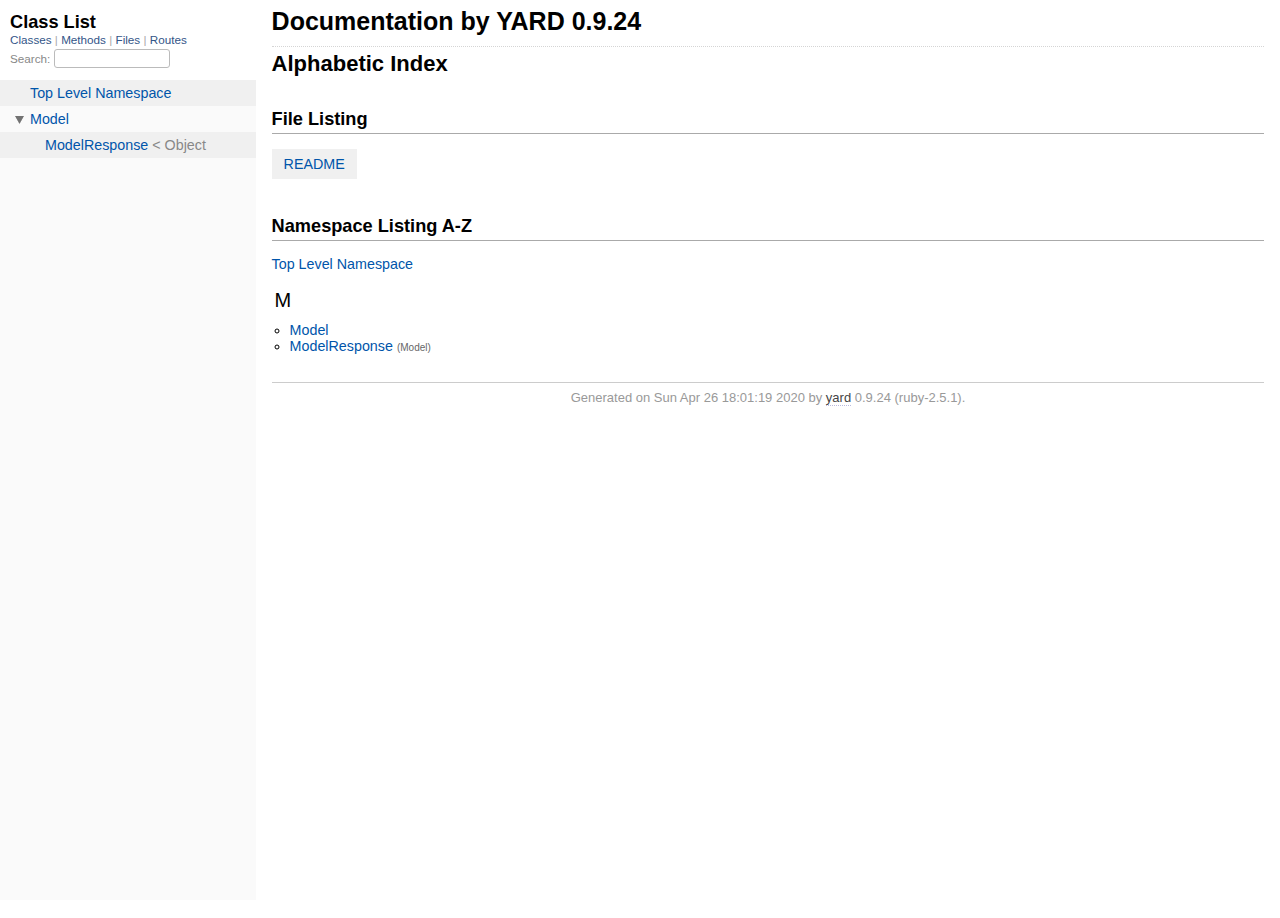
<file: doc/_index.html>
<!DOCTYPE html>
<html>
  <head>
    <meta charset="utf-8">
<meta name="viewport" content="width=device-width, initial-scale=1.0">
<title>
  Documentation by YARD 0.9.24
  
</title>

  <link rel="stylesheet" href="css/style.css" type="text/css" />

  <link rel="stylesheet" href="css/common.css" type="text/css" />

<script type="text/javascript">
  pathId = null;
  relpath = '';
</script>


  <script type="text/javascript" charset="utf-8" src="js/jquery.js"></script>

  <script type="text/javascript" charset="utf-8" src="js/app.js"></script>

  <script type="text/javascript" charset="utf-8" src="js/custom.js"></script>


  </head>
  <body>
    <div class="nav_wrap">
      <iframe id="nav" src="class_list.html?1"></iframe>
      <div id="resizer"></div>
    </div>

    <div id="main" tabindex="-1">
      <div id="header">
        <div id="menu">
  
</div>

        <div id="search">
  
    <a class="full_list_link" id="class_list_link"
        href="class_list.html">

        <svg width="24" height="24">
          <rect x="0" y="4" width="24" height="4" rx="1" ry="1"></rect>
          <rect x="0" y="12" width="24" height="4" rx="1" ry="1"></rect>
          <rect x="0" y="20" width="24" height="4" rx="1" ry="1"></rect>
        </svg>
    </a>
  
</div>
        <div class="clear"></div>
      </div>

      <div id="content"><h1 class="noborder title">Documentation by YARD 0.9.24</h1>
<div id="listing">
  <h1 class="alphaindex">Alphabetic Index</h1>
  
  <h2>File Listing</h2>
  <ul id="files" class="index_inline_list">
  
  
    <li class="r1"><a href="index.html" title="README">README</a></li>
    
  
  </ul>

<div class="clear"></div>
<h2>Namespace Listing A-Z</h2>


  <ul class="toplevel"><li><span class='object_link'><a href="top-level-namespace.html" title="Top Level Namespace (root)">Top Level Namespace</a></span></li></ul>



<table>
  <tr>
    <td valign='top' width="33%">
      
        
        <ul id="alpha_M" class="alpha">
          <li class="letter">M</li>
          <ul>
            
              <li>
                <span class='object_link'><a href="Model.html" title="Model (module)">Model</a></span>
                
              </li>
            
              <li>
                <span class='object_link'><a href="Model/ModelResponse.html" title="Model::ModelResponse (class)">ModelResponse</a></span>
                
                  <small>(Model)</small>
                
              </li>
            
          </ul>
        </ul>
      
    </td>
  </tr>
</table>

</div>

</div>

      <div id="footer">
  Generated on Sun Apr 26 18:01:19 2020 by
  <a href="http://yardoc.org" title="Yay! A Ruby Documentation Tool" target="_parent">yard</a>
  0.9.24 (ruby-2.5.1).
</div>

    </div>
  </body>
</html>
</file>
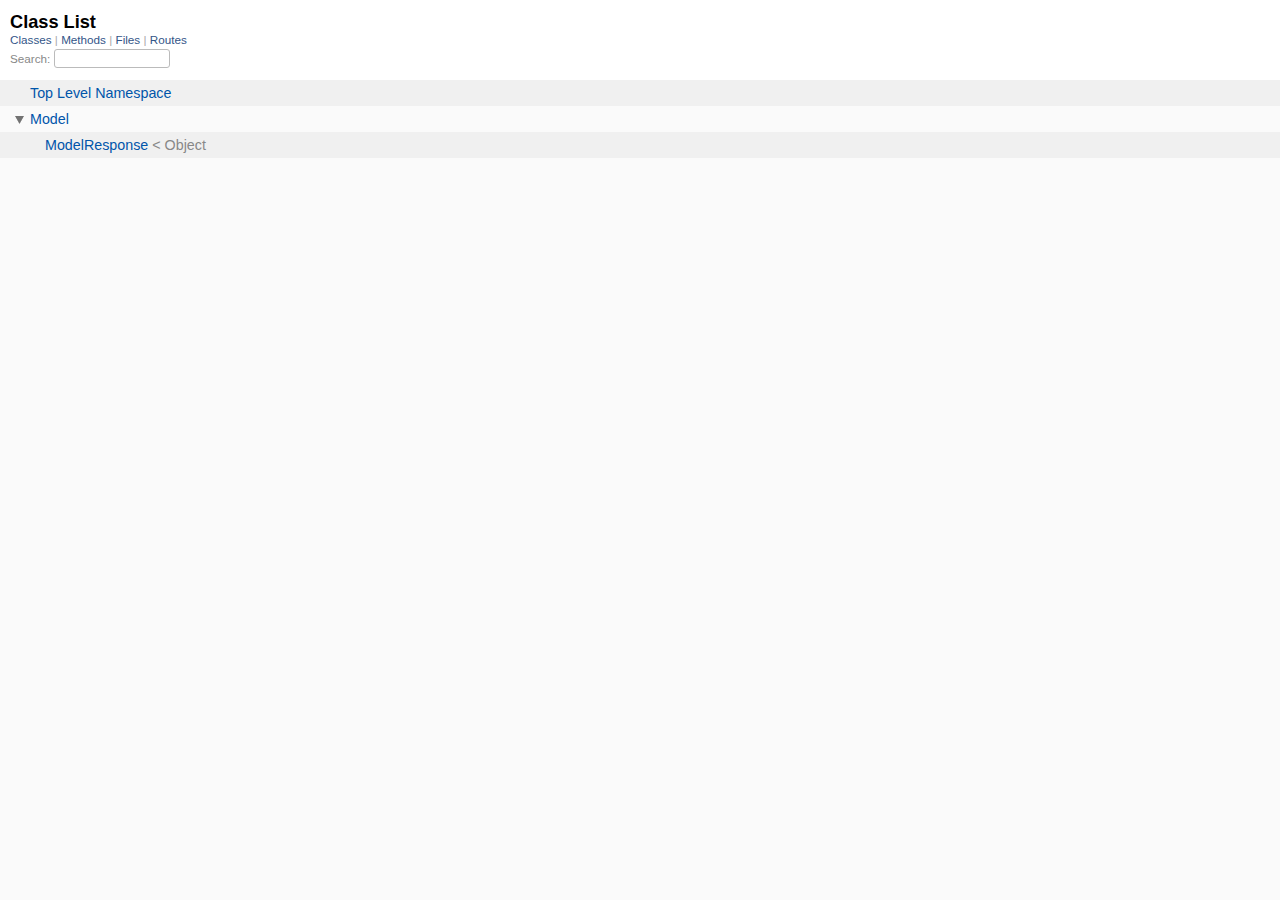
<file: doc/class_list.html>
<!DOCTYPE html>
<html>
  <head>
    <meta name="viewport" content="width=device-width, initial-scale=1.0">
    <meta charset="utf-8" />
    
      <link rel="stylesheet" href="css/full_list.css" type="text/css" media="screen" />
    
      <link rel="stylesheet" href="css/common.css" type="text/css" media="screen" />
    

    
      <script type="text/javascript" charset="utf-8" src="js/jquery.js"></script>
    
      <script type="text/javascript" charset="utf-8" src="js/full_list.js"></script>
    

    <title>Class List</title>
    <base id="base_target" target="_parent" />
  </head>
  <body>
    <div id="content">
      <div class="fixed_header">
        <h1 id="full_list_header">Class List</h1>
        <div id="full_list_nav">
          
            <span><a target="_self" href="class_list.html">
              Classes
            </a></span>
          
            <span><a target="_self" href="method_list.html">
              Methods
            </a></span>
          
            <span><a target="_self" href="file_list.html">
              Files
            </a></span>
          
            <span><a target="_self" href="route_list.html">
              Routes
            </a></span>
          
        </div>

        <div id="search">Search: <input type="text" /></div>
      </div>

      <ul id="full_list" class="class">
        <li id="object_" class="odd"><div class="item" style="padding-left:30px"><span class='object_link'><a href="top-level-namespace.html" title="Top Level Namespace (root)">Top Level Namespace</a></span></div></li>
<li id='object_Model' class='even'><div class='item' style='padding-left:30px'><a class='toggle'></a> <span class='object_link'><a href="Model.html" title="Model (module)">Model</a></span><small class='search_info'>Top Level Namespace</small></div><ul><li id='object_Model::ModelResponse' class='collapsed odd'><div class='item' style='padding-left:45px'><span class='object_link'><a href="Model/ModelResponse.html" title="Model::ModelResponse (class)">ModelResponse</a></span> &lt; Object<small class='search_info'>Model</small></div></li></ul></li>

      </ul>
    </div>
  </body>
</html>
</file>
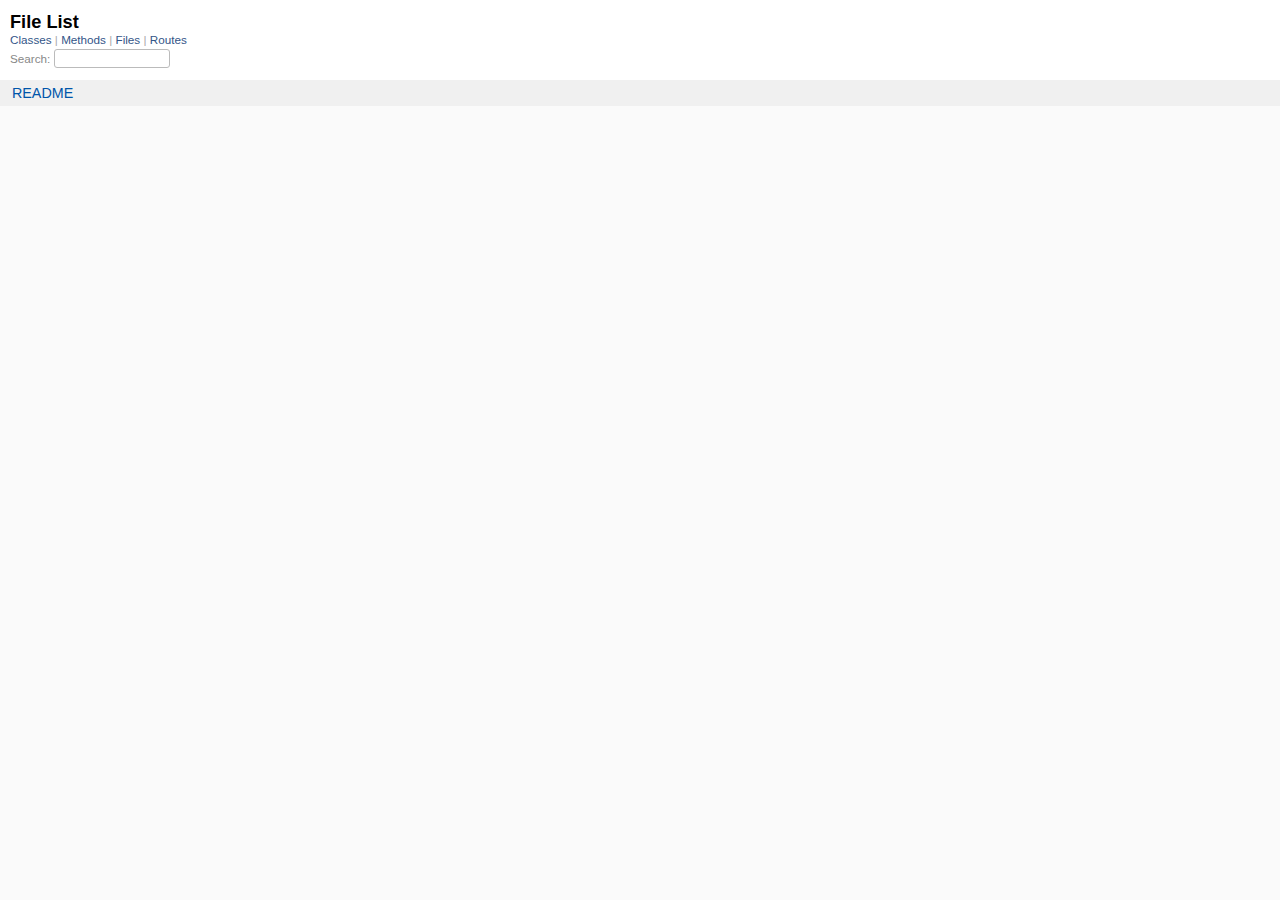
<file: doc/file_list.html>
<!DOCTYPE html>
<html>
  <head>
    <meta name="viewport" content="width=device-width, initial-scale=1.0">
    <meta charset="utf-8" />
    
      <link rel="stylesheet" href="css/full_list.css" type="text/css" media="screen" />
    
      <link rel="stylesheet" href="css/common.css" type="text/css" media="screen" />
    

    
      <script type="text/javascript" charset="utf-8" src="js/jquery.js"></script>
    
      <script type="text/javascript" charset="utf-8" src="js/full_list.js"></script>
    

    <title>File List</title>
    <base id="base_target" target="_parent" />
  </head>
  <body>
    <div id="content">
      <div class="fixed_header">
        <h1 id="full_list_header">File List</h1>
        <div id="full_list_nav">
          
            <span><a target="_self" href="class_list.html">
              Classes
            </a></span>
          
            <span><a target="_self" href="method_list.html">
              Methods
            </a></span>
          
            <span><a target="_self" href="file_list.html">
              Files
            </a></span>
          
            <span><a target="_self" href="route_list.html">
              Routes
            </a></span>
          
        </div>

        <div id="search">Search: <input type="text" /></div>
      </div>

      <ul id="full_list" class="file">
        

  <li id="object_README" class="odd">
    <div class="item"><span class="object_link"><a href="index.html" title="README">README</a></span></div>
  </li>
  


      </ul>
    </div>
  </body>
</html>
</file>
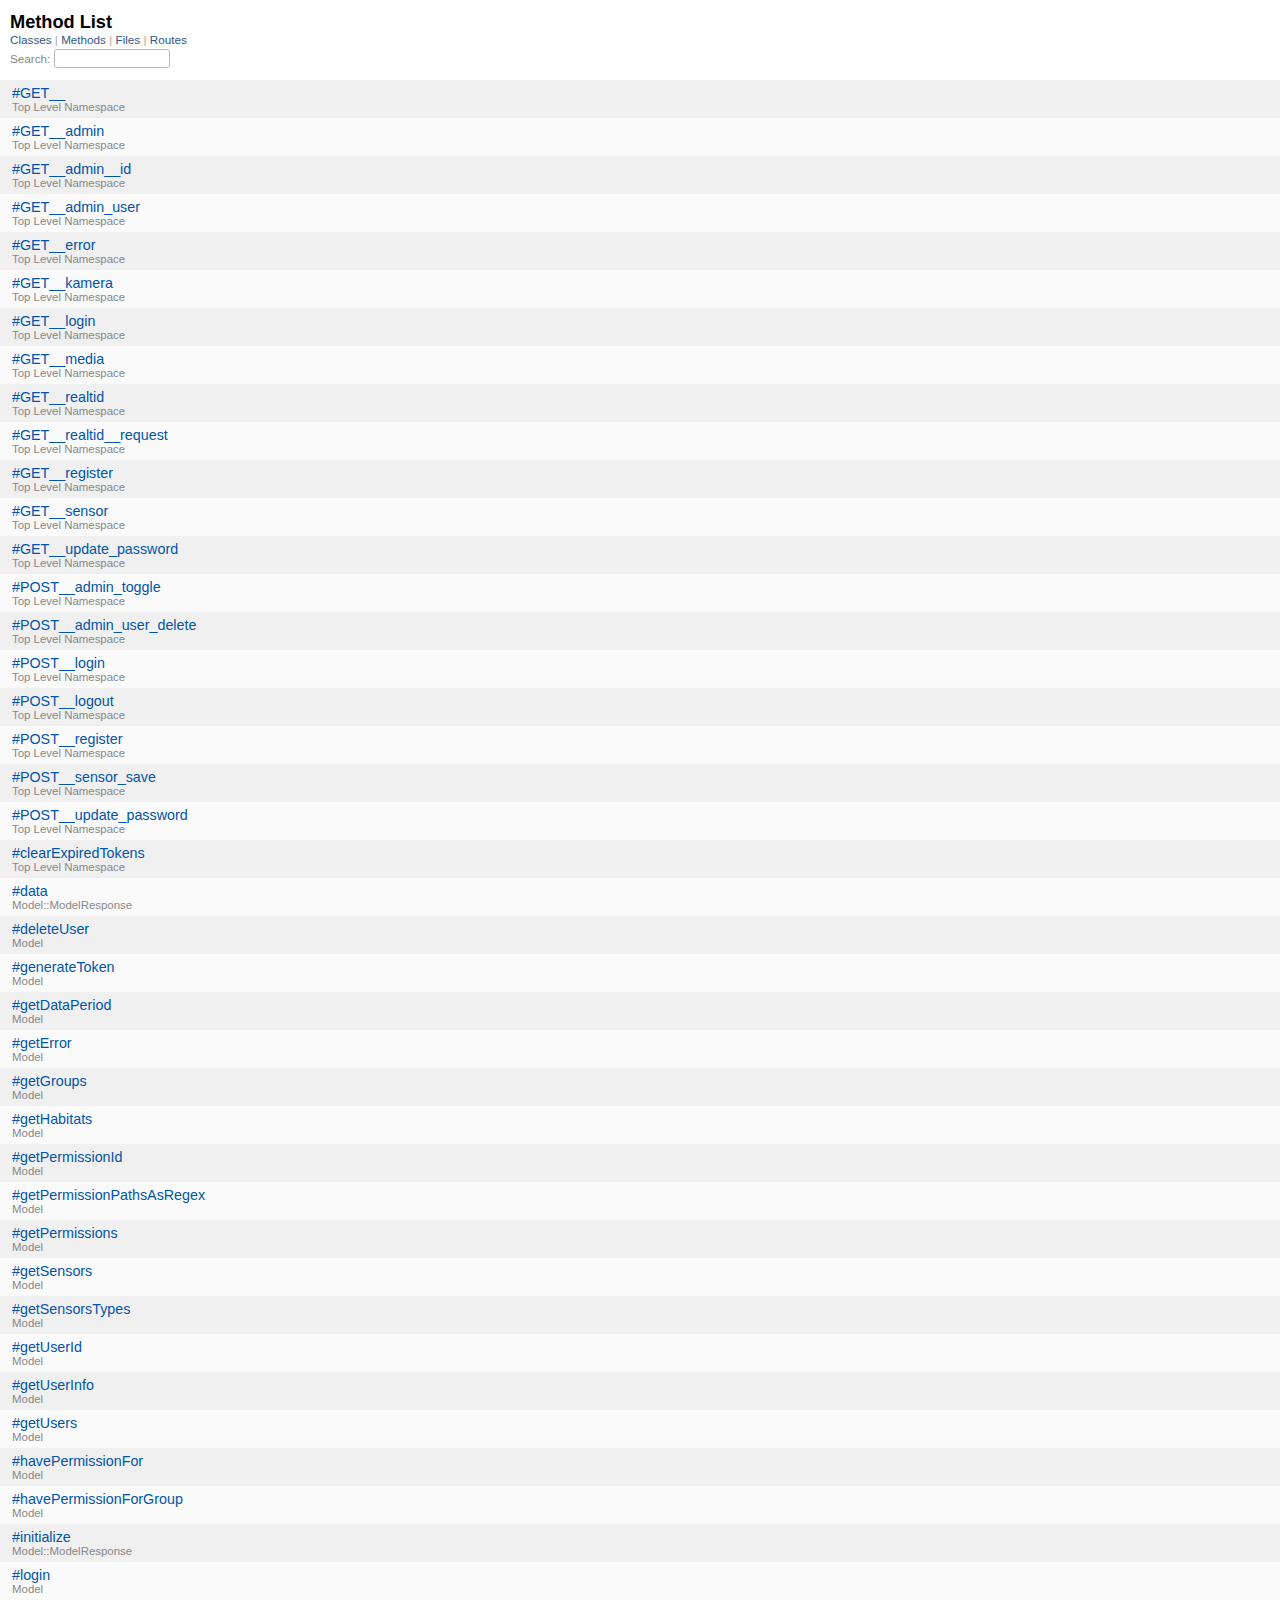
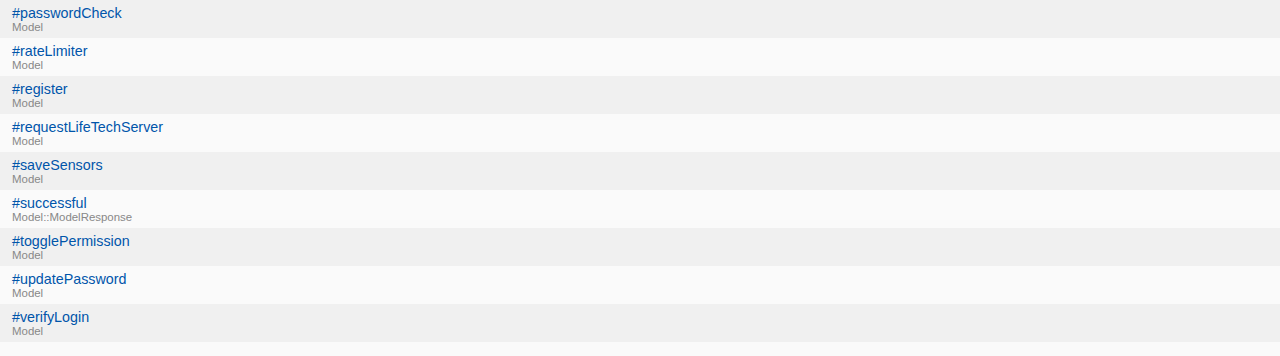
<file: doc/method_list.html>
<!DOCTYPE html>
<html>
  <head>
    <meta name="viewport" content="width=device-width, initial-scale=1.0">
    <meta charset="utf-8" />
    
      <link rel="stylesheet" href="css/full_list.css" type="text/css" media="screen" />
    
      <link rel="stylesheet" href="css/common.css" type="text/css" media="screen" />
    

    
      <script type="text/javascript" charset="utf-8" src="js/jquery.js"></script>
    
      <script type="text/javascript" charset="utf-8" src="js/full_list.js"></script>
    

    <title>Method List</title>
    <base id="base_target" target="_parent" />
  </head>
  <body>
    <div id="content">
      <div class="fixed_header">
        <h1 id="full_list_header">Method List</h1>
        <div id="full_list_nav">
          
            <span><a target="_self" href="class_list.html">
              Classes
            </a></span>
          
            <span><a target="_self" href="method_list.html">
              Methods
            </a></span>
          
            <span><a target="_self" href="file_list.html">
              Files
            </a></span>
          
            <span><a target="_self" href="route_list.html">
              Routes
            </a></span>
          
        </div>

        <div id="search">Search: <input type="text" /></div>
      </div>

      <ul id="full_list" class="method">
        

  <li class="odd ">
    <div class="item">
      <span class='object_link'><a href="top-level-namespace.html#GET__-instance_method" title="#GET__ (method)">#GET__</a></span>
      <small>Top Level Namespace</small>
    </div>
  </li>
  

  <li class="even ">
    <div class="item">
      <span class='object_link'><a href="top-level-namespace.html#GET__admin-instance_method" title="#GET__admin (method)">#GET__admin</a></span>
      <small>Top Level Namespace</small>
    </div>
  </li>
  

  <li class="odd ">
    <div class="item">
      <span class='object_link'><a href="top-level-namespace.html#GET__admin__id-instance_method" title="#GET__admin__id (method)">#GET__admin__id</a></span>
      <small>Top Level Namespace</small>
    </div>
  </li>
  

  <li class="even ">
    <div class="item">
      <span class='object_link'><a href="top-level-namespace.html#GET__admin_user-instance_method" title="#GET__admin_user (method)">#GET__admin_user</a></span>
      <small>Top Level Namespace</small>
    </div>
  </li>
  

  <li class="odd ">
    <div class="item">
      <span class='object_link'><a href="top-level-namespace.html#GET__error-instance_method" title="#GET__error (method)">#GET__error</a></span>
      <small>Top Level Namespace</small>
    </div>
  </li>
  

  <li class="even ">
    <div class="item">
      <span class='object_link'><a href="top-level-namespace.html#GET__kamera-instance_method" title="#GET__kamera (method)">#GET__kamera</a></span>
      <small>Top Level Namespace</small>
    </div>
  </li>
  

  <li class="odd ">
    <div class="item">
      <span class='object_link'><a href="top-level-namespace.html#GET__login-instance_method" title="#GET__login (method)">#GET__login</a></span>
      <small>Top Level Namespace</small>
    </div>
  </li>
  

  <li class="even ">
    <div class="item">
      <span class='object_link'><a href="top-level-namespace.html#GET__media-instance_method" title="#GET__media (method)">#GET__media</a></span>
      <small>Top Level Namespace</small>
    </div>
  </li>
  

  <li class="odd ">
    <div class="item">
      <span class='object_link'><a href="top-level-namespace.html#GET__realtid-instance_method" title="#GET__realtid (method)">#GET__realtid</a></span>
      <small>Top Level Namespace</small>
    </div>
  </li>
  

  <li class="even ">
    <div class="item">
      <span class='object_link'><a href="top-level-namespace.html#GET__realtid__request-instance_method" title="#GET__realtid__request (method)">#GET__realtid__request</a></span>
      <small>Top Level Namespace</small>
    </div>
  </li>
  

  <li class="odd ">
    <div class="item">
      <span class='object_link'><a href="top-level-namespace.html#GET__register-instance_method" title="#GET__register (method)">#GET__register</a></span>
      <small>Top Level Namespace</small>
    </div>
  </li>
  

  <li class="even ">
    <div class="item">
      <span class='object_link'><a href="top-level-namespace.html#GET__sensor-instance_method" title="#GET__sensor (method)">#GET__sensor</a></span>
      <small>Top Level Namespace</small>
    </div>
  </li>
  

  <li class="odd ">
    <div class="item">
      <span class='object_link'><a href="top-level-namespace.html#GET__update_password-instance_method" title="#GET__update_password (method)">#GET__update_password</a></span>
      <small>Top Level Namespace</small>
    </div>
  </li>
  

  <li class="even ">
    <div class="item">
      <span class='object_link'><a href="top-level-namespace.html#POST__admin_toggle-instance_method" title="#POST__admin_toggle (method)">#POST__admin_toggle</a></span>
      <small>Top Level Namespace</small>
    </div>
  </li>
  

  <li class="odd ">
    <div class="item">
      <span class='object_link'><a href="top-level-namespace.html#POST__admin_user_delete-instance_method" title="#POST__admin_user_delete (method)">#POST__admin_user_delete</a></span>
      <small>Top Level Namespace</small>
    </div>
  </li>
  

  <li class="even ">
    <div class="item">
      <span class='object_link'><a href="top-level-namespace.html#POST__login-instance_method" title="#POST__login (method)">#POST__login</a></span>
      <small>Top Level Namespace</small>
    </div>
  </li>
  

  <li class="odd ">
    <div class="item">
      <span class='object_link'><a href="top-level-namespace.html#POST__logout-instance_method" title="#POST__logout (method)">#POST__logout</a></span>
      <small>Top Level Namespace</small>
    </div>
  </li>
  

  <li class="even ">
    <div class="item">
      <span class='object_link'><a href="top-level-namespace.html#POST__register-instance_method" title="#POST__register (method)">#POST__register</a></span>
      <small>Top Level Namespace</small>
    </div>
  </li>
  

  <li class="odd ">
    <div class="item">
      <span class='object_link'><a href="top-level-namespace.html#POST__sensor_save-instance_method" title="#POST__sensor_save (method)">#POST__sensor_save</a></span>
      <small>Top Level Namespace</small>
    </div>
  </li>
  

  <li class="even ">
    <div class="item">
      <span class='object_link'><a href="top-level-namespace.html#POST__update_password-instance_method" title="#POST__update_password (method)">#POST__update_password</a></span>
      <small>Top Level Namespace</small>
    </div>
  </li>
  

  <li class="odd ">
    <div class="item">
      <span class='object_link'><a href="top-level-namespace.html#clearExpiredTokens-instance_method" title="#clearExpiredTokens (method)">#clearExpiredTokens</a></span>
      <small>Top Level Namespace</small>
    </div>
  </li>
  

  <li class="even ">
    <div class="item">
      <span class='object_link'><a href="Model/ModelResponse.html#data-instance_method" title="Model::ModelResponse#data (method)">#data</a></span>
      <small>Model::ModelResponse</small>
    </div>
  </li>
  

  <li class="odd ">
    <div class="item">
      <span class='object_link'><a href="Model.html#deleteUser-instance_method" title="Model#deleteUser (method)">#deleteUser</a></span>
      <small>Model</small>
    </div>
  </li>
  

  <li class="even ">
    <div class="item">
      <span class='object_link'><a href="Model.html#generateToken-instance_method" title="Model#generateToken (method)">#generateToken</a></span>
      <small>Model</small>
    </div>
  </li>
  

  <li class="odd ">
    <div class="item">
      <span class='object_link'><a href="Model.html#getDataPeriod-instance_method" title="Model#getDataPeriod (method)">#getDataPeriod</a></span>
      <small>Model</small>
    </div>
  </li>
  

  <li class="even ">
    <div class="item">
      <span class='object_link'><a href="Model.html#getError-instance_method" title="Model#getError (method)">#getError</a></span>
      <small>Model</small>
    </div>
  </li>
  

  <li class="odd ">
    <div class="item">
      <span class='object_link'><a href="Model.html#getGroups-instance_method" title="Model#getGroups (method)">#getGroups</a></span>
      <small>Model</small>
    </div>
  </li>
  

  <li class="even ">
    <div class="item">
      <span class='object_link'><a href="Model.html#getHabitats-instance_method" title="Model#getHabitats (method)">#getHabitats</a></span>
      <small>Model</small>
    </div>
  </li>
  

  <li class="odd ">
    <div class="item">
      <span class='object_link'><a href="Model.html#getPermissionId-instance_method" title="Model#getPermissionId (method)">#getPermissionId</a></span>
      <small>Model</small>
    </div>
  </li>
  

  <li class="even ">
    <div class="item">
      <span class='object_link'><a href="Model.html#getPermissionPathsAsRegex-instance_method" title="Model#getPermissionPathsAsRegex (method)">#getPermissionPathsAsRegex</a></span>
      <small>Model</small>
    </div>
  </li>
  

  <li class="odd ">
    <div class="item">
      <span class='object_link'><a href="Model.html#getPermissions-instance_method" title="Model#getPermissions (method)">#getPermissions</a></span>
      <small>Model</small>
    </div>
  </li>
  

  <li class="even ">
    <div class="item">
      <span class='object_link'><a href="Model.html#getSensors-instance_method" title="Model#getSensors (method)">#getSensors</a></span>
      <small>Model</small>
    </div>
  </li>
  

  <li class="odd ">
    <div class="item">
      <span class='object_link'><a href="Model.html#getSensorsTypes-instance_method" title="Model#getSensorsTypes (method)">#getSensorsTypes</a></span>
      <small>Model</small>
    </div>
  </li>
  

  <li class="even ">
    <div class="item">
      <span class='object_link'><a href="Model.html#getUserId-instance_method" title="Model#getUserId (method)">#getUserId</a></span>
      <small>Model</small>
    </div>
  </li>
  

  <li class="odd ">
    <div class="item">
      <span class='object_link'><a href="Model.html#getUserInfo-instance_method" title="Model#getUserInfo (method)">#getUserInfo</a></span>
      <small>Model</small>
    </div>
  </li>
  

  <li class="even ">
    <div class="item">
      <span class='object_link'><a href="Model.html#getUsers-instance_method" title="Model#getUsers (method)">#getUsers</a></span>
      <small>Model</small>
    </div>
  </li>
  

  <li class="odd ">
    <div class="item">
      <span class='object_link'><a href="Model.html#havePermissionFor-instance_method" title="Model#havePermissionFor (method)">#havePermissionFor</a></span>
      <small>Model</small>
    </div>
  </li>
  

  <li class="even ">
    <div class="item">
      <span class='object_link'><a href="Model.html#havePermissionForGroup-instance_method" title="Model#havePermissionForGroup (method)">#havePermissionForGroup</a></span>
      <small>Model</small>
    </div>
  </li>
  

  <li class="odd ">
    <div class="item">
      <span class='object_link'><a href="Model/ModelResponse.html#initialize-instance_method" title="Model::ModelResponse#initialize (method)">#initialize</a></span>
      <small>Model::ModelResponse</small>
    </div>
  </li>
  

  <li class="even ">
    <div class="item">
      <span class='object_link'><a href="Model.html#login-instance_method" title="Model#login (method)">#login</a></span>
      <small>Model</small>
    </div>
  </li>
  

  <li class="odd ">
    <div class="item">
      <span class='object_link'><a href="Model.html#passwordCheck-instance_method" title="Model#passwordCheck (method)">#passwordCheck</a></span>
      <small>Model</small>
    </div>
  </li>
  

  <li class="even ">
    <div class="item">
      <span class='object_link'><a href="Model.html#rateLimiter-instance_method" title="Model#rateLimiter (method)">#rateLimiter</a></span>
      <small>Model</small>
    </div>
  </li>
  

  <li class="odd ">
    <div class="item">
      <span class='object_link'><a href="Model.html#register-instance_method" title="Model#register (method)">#register</a></span>
      <small>Model</small>
    </div>
  </li>
  

  <li class="even ">
    <div class="item">
      <span class='object_link'><a href="Model.html#requestLifeTechServer-instance_method" title="Model#requestLifeTechServer (method)">#requestLifeTechServer</a></span>
      <small>Model</small>
    </div>
  </li>
  

  <li class="odd ">
    <div class="item">
      <span class='object_link'><a href="Model.html#saveSensors-instance_method" title="Model#saveSensors (method)">#saveSensors</a></span>
      <small>Model</small>
    </div>
  </li>
  

  <li class="even ">
    <div class="item">
      <span class='object_link'><a href="Model/ModelResponse.html#successful-instance_method" title="Model::ModelResponse#successful (method)">#successful</a></span>
      <small>Model::ModelResponse</small>
    </div>
  </li>
  

  <li class="odd ">
    <div class="item">
      <span class='object_link'><a href="Model.html#togglePermission-instance_method" title="Model#togglePermission (method)">#togglePermission</a></span>
      <small>Model</small>
    </div>
  </li>
  

  <li class="even ">
    <div class="item">
      <span class='object_link'><a href="Model.html#updatePassword-instance_method" title="Model#updatePassword (method)">#updatePassword</a></span>
      <small>Model</small>
    </div>
  </li>
  

  <li class="odd ">
    <div class="item">
      <span class='object_link'><a href="Model.html#verifyLogin-instance_method" title="Model#verifyLogin (method)">#verifyLogin</a></span>
      <small>Model</small>
    </div>
  </li>
  


      </ul>
    </div>
  </body>
</html>
</file>
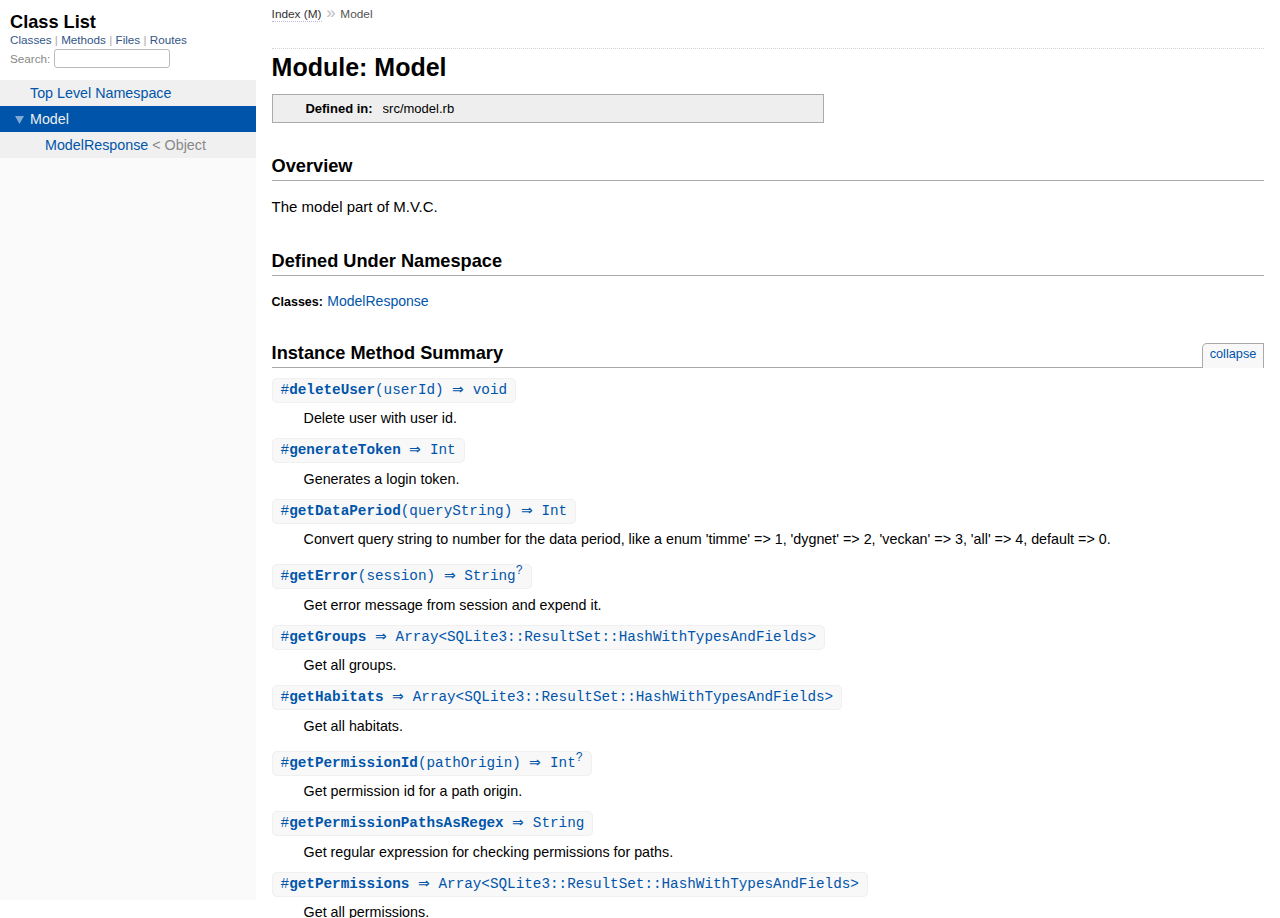
<file: doc/Model.html>
<!DOCTYPE html>
<html>
  <head>
    <meta charset="utf-8">
<meta name="viewport" content="width=device-width, initial-scale=1.0">
<title>
  Module: Model
  
    &mdash; Documentation by YARD 0.9.24
  
</title>

  <link rel="stylesheet" href="css/style.css" type="text/css" />

  <link rel="stylesheet" href="css/common.css" type="text/css" />

<script type="text/javascript">
  pathId = "Model";
  relpath = '';
</script>


  <script type="text/javascript" charset="utf-8" src="js/jquery.js"></script>

  <script type="text/javascript" charset="utf-8" src="js/app.js"></script>

  <script type="text/javascript" charset="utf-8" src="js/custom.js"></script>


  </head>
  <body>
    <div class="nav_wrap">
      <iframe id="nav" src="class_list.html?1"></iframe>
      <div id="resizer"></div>
    </div>

    <div id="main" tabindex="-1">
      <div id="header">
        <div id="menu">
  
    <a href="_index.html">Index (M)</a> &raquo;
    
    
    <span class="title">Model</span>
  
</div>

        <div id="search">
  
    <a class="full_list_link" id="class_list_link"
        href="class_list.html">

        <svg width="24" height="24">
          <rect x="0" y="4" width="24" height="4" rx="1" ry="1"></rect>
          <rect x="0" y="12" width="24" height="4" rx="1" ry="1"></rect>
          <rect x="0" y="20" width="24" height="4" rx="1" ry="1"></rect>
        </svg>
    </a>
  
</div>
        <div class="clear"></div>
      </div>

      <div id="content"><h1>Module: Model
  
  
  
</h1>
<div class="box_info">
  

  
  
  
  
  

  

  
  <dl>
    <dt>Defined in:</dt>
    <dd>src/model.rb</dd>
  </dl>
  
</div>

<h2>Overview</h2><div class="docstring">
  <div class="discussion">
    
<p>The model part of M.V.C.</p>


  </div>
</div>
<div class="tags">
  



</div><h2>Defined Under Namespace</h2>
<p class="children">
  
    
  
    
      <strong class="classes">Classes:</strong> <span class='object_link'><a href="Model/ModelResponse.html" title="Model::ModelResponse (class)">ModelResponse</a></span>
    
  
</p>







  
    <h2>
      Instance Method Summary
      <small><a href="#" class="summary_toggle">collapse</a></small>
    </h2>

    <ul class="summary">
      
        <li class="public ">
  <span class="summary_signature">
    
      <a href="#deleteUser-instance_method" title="#deleteUser (instance method)">#<strong>deleteUser</strong>(userId)  &#x21d2; void </a>
    

    
  </span>
  
  
  
  
  
  
  

  
    <span class="summary_desc"><div class='inline'>
<p>Delete user with user id.</p>
</div></span>
  
</li>

      
        <li class="public ">
  <span class="summary_signature">
    
      <a href="#generateToken-instance_method" title="#generateToken (instance method)">#<strong>generateToken</strong>  &#x21d2; Int </a>
    

    
  </span>
  
  
  
  
  
  
  

  
    <span class="summary_desc"><div class='inline'>
<p>Generates a login token.</p>
</div></span>
  
</li>

      
        <li class="public ">
  <span class="summary_signature">
    
      <a href="#getDataPeriod-instance_method" title="#getDataPeriod (instance method)">#<strong>getDataPeriod</strong>(queryString)  &#x21d2; Int </a>
    

    
  </span>
  
  
  
  
  
  
  

  
    <span class="summary_desc"><div class='inline'>
<p>Convert query string to number for the data period, like a enum
&#39;timme&#39; =&gt; 1, &#39;dygnet&#39; =&gt; 2, &#39;veckan&#39; =&gt;
3, &#39;all&#39; =&gt; 4, default =&gt; 0.</p>
</div></span>
  
</li>

      
        <li class="public ">
  <span class="summary_signature">
    
      <a href="#getError-instance_method" title="#getError (instance method)">#<strong>getError</strong>(session)  &#x21d2; String<sup>?</sup> </a>
    

    
  </span>
  
  
  
  
  
  
  

  
    <span class="summary_desc"><div class='inline'>
<p>Get error message from session and expend it.</p>
</div></span>
  
</li>

      
        <li class="public ">
  <span class="summary_signature">
    
      <a href="#getGroups-instance_method" title="#getGroups (instance method)">#<strong>getGroups</strong>  &#x21d2; Array&lt;SQLite3::ResultSet::HashWithTypesAndFields&gt; </a>
    

    
  </span>
  
  
  
  
  
  
  

  
    <span class="summary_desc"><div class='inline'>
<p>Get all groups.</p>
</div></span>
  
</li>

      
        <li class="public ">
  <span class="summary_signature">
    
      <a href="#getHabitats-instance_method" title="#getHabitats (instance method)">#<strong>getHabitats</strong>  &#x21d2; Array&lt;SQLite3::ResultSet::HashWithTypesAndFields&gt; </a>
    

    
  </span>
  
  
  
  
  
  
  

  
    <span class="summary_desc"><div class='inline'>
<p>Get all habitats.</p>
</div></span>
  
</li>

      
        <li class="public ">
  <span class="summary_signature">
    
      <a href="#getPermissionId-instance_method" title="#getPermissionId (instance method)">#<strong>getPermissionId</strong>(pathOrigin)  &#x21d2; Int<sup>?</sup> </a>
    

    
  </span>
  
  
  
  
  
  
  

  
    <span class="summary_desc"><div class='inline'>
<p>Get permission id for a path origin.</p>
</div></span>
  
</li>

      
        <li class="public ">
  <span class="summary_signature">
    
      <a href="#getPermissionPathsAsRegex-instance_method" title="#getPermissionPathsAsRegex (instance method)">#<strong>getPermissionPathsAsRegex</strong>  &#x21d2; String </a>
    

    
  </span>
  
  
  
  
  
  
  

  
    <span class="summary_desc"><div class='inline'>
<p>Get regular expression for checking permissions for paths.</p>
</div></span>
  
</li>

      
        <li class="public ">
  <span class="summary_signature">
    
      <a href="#getPermissions-instance_method" title="#getPermissions (instance method)">#<strong>getPermissions</strong>  &#x21d2; Array&lt;SQLite3::ResultSet::HashWithTypesAndFields&gt; </a>
    

    
  </span>
  
  
  
  
  
  
  

  
    <span class="summary_desc"><div class='inline'>
<p>Get all permissions.</p>
</div></span>
  
</li>

      
        <li class="public ">
  <span class="summary_signature">
    
      <a href="#getSensors-instance_method" title="#getSensors (instance method)">#<strong>getSensors</strong>  &#x21d2; Array&lt;SQLite3::ResultSet::HashWithTypesAndFields&gt; </a>
    

    
  </span>
  
  
  
  
  
  
  

  
    <span class="summary_desc"><div class='inline'>
<p>Get all sensors.</p>
</div></span>
  
</li>

      
        <li class="public ">
  <span class="summary_signature">
    
      <a href="#getSensorsTypes-instance_method" title="#getSensorsTypes (instance method)">#<strong>getSensorsTypes</strong>  &#x21d2; Array&lt;SQLite3::ResultSet::HashWithTypesAndFields&gt; </a>
    

    
  </span>
  
  
  
  
  
  
  

  
    <span class="summary_desc"><div class='inline'>
<p>Get all sensor types.</p>
</div></span>
  
</li>

      
        <li class="public ">
  <span class="summary_signature">
    
      <a href="#getUserId-instance_method" title="#getUserId (instance method)">#<strong>getUserId</strong>(token)  &#x21d2; Int<sup>?</sup> </a>
    

    
  </span>
  
  
  
  
  
  
  

  
    <span class="summary_desc"><div class='inline'>
<p>Get user id from token.</p>
</div></span>
  
</li>

      
        <li class="public ">
  <span class="summary_signature">
    
      <a href="#getUserInfo-instance_method" title="#getUserInfo (instance method)">#<strong>getUserInfo</strong>(userId)  &#x21d2; Array&lt;SQLite3::ResultSet::HashWithTypesAndFields&gt; </a>
    

    
  </span>
  
  
  
  
  
  
  

  
    <span class="summary_desc"><div class='inline'>
<p>The user info, the hash contains the keys &#39;UserId&#39;,
&#39;GroupId&#39;, &#39;PasswordDigest&#39; and &#39;Username&#39;.</p>
</div></span>
  
</li>

      
        <li class="public ">
  <span class="summary_signature">
    
      <a href="#getUsers-instance_method" title="#getUsers (instance method)">#<strong>getUsers</strong>  &#x21d2; Array&lt;SQLite3::ResultSet::HashWithTypesAndFields&gt; </a>
    

    
  </span>
  
  
  
  
  
  
  

  
    <span class="summary_desc"><div class='inline'>
<p>Get all users.</p>
</div></span>
  
</li>

      
        <li class="public ">
  <span class="summary_signature">
    
      <a href="#havePermissionFor-instance_method" title="#havePermissionFor (instance method)">#<strong>havePermissionFor</strong>(permissionId, token)  &#x21d2; Boolean </a>
    

    
  </span>
  
  
  
  
  
  
  

  
    <span class="summary_desc"><div class='inline'>
<p>Check if user with token have permission for a specific permission id.</p>
</div></span>
  
</li>

      
        <li class="public ">
  <span class="summary_signature">
    
      <a href="#havePermissionForGroup-instance_method" title="#havePermissionForGroup (instance method)">#<strong>havePermissionForGroup</strong>(permissionId, groupId)  &#x21d2; Boolean </a>
    

    
  </span>
  
  
  
  
  
  
  

  
    <span class="summary_desc"><div class='inline'>
<p>Check if a group have permission for a specific permission id.</p>
</div></span>
  
</li>

      
        <li class="public ">
  <span class="summary_signature">
    
      <a href="#login-instance_method" title="#login (instance method)">#<strong>login</strong>(username, password, request)  &#x21d2; Model::ModelResponse </a>
    

    
  </span>
  
  
  
  
  
  
  

  
    <span class="summary_desc"><div class='inline'>
<p>Login a user.</p>
</div></span>
  
</li>

      
        <li class="public ">
  <span class="summary_signature">
    
      <a href="#passwordCheck-instance_method" title="#passwordCheck (instance method)">#<strong>passwordCheck</strong>(password)  &#x21d2; Array&lt;String&gt; </a>
    

    
  </span>
  
  
  
  
  
  
  

  
    <span class="summary_desc"><div class='inline'>
<p>Check if password meets the requirements.</p>
</div></span>
  
</li>

      
        <li class="public ">
  <span class="summary_signature">
    
      <a href="#rateLimiter-instance_method" title="#rateLimiter (instance method)">#<strong>rateLimiter</strong>(ip)  &#x21d2; Boolean </a>
    

    
  </span>
  
  
  
  
  
  
  

  
    <span class="summary_desc"><div class='inline'>
<p>Limit rate of request from ip.</p>
</div></span>
  
</li>

      
        <li class="public ">
  <span class="summary_signature">
    
      <a href="#register-instance_method" title="#register (instance method)">#<strong>register</strong>(username, password, password2, groupId, token)  &#x21d2; Model::ModelResponse </a>
    

    
  </span>
  
  
  
  
  
  
  

  
    <span class="summary_desc"><div class='inline'>
<p>Register a new user.</p>
</div></span>
  
</li>

      
        <li class="public ">
  <span class="summary_signature">
    
      <a href="#requestLifeTechServer-instance_method" title="#requestLifeTechServer (instance method)">#<strong>requestLifeTechServer</strong>(uri, response)  &#x21d2; void </a>
    

    
  </span>
  
  
  
  
  
  
  

  
    <span class="summary_desc"><div class='inline'>
<p>Works like a proxy for requests to the LifeTech server.</p>
</div></span>
  
</li>

      
        <li class="public ">
  <span class="summary_signature">
    
      <a href="#saveSensors-instance_method" title="#saveSensors (instance method)">#<strong>saveSensors</strong>(params)  &#x21d2; Model::ModelResponse </a>
    

    
  </span>
  
  
  
  
  
  
  

  
    <span class="summary_desc"><div class='inline'>
<p>Save sensors.</p>
</div></span>
  
</li>

      
        <li class="public ">
  <span class="summary_signature">
    
      <a href="#togglePermission-instance_method" title="#togglePermission (instance method)">#<strong>togglePermission</strong>(permissionId, groupId)  &#x21d2; void </a>
    

    
  </span>
  
  
  
  
  
  
  

  
    <span class="summary_desc"><div class='inline'>
<p>Toggle permission for a group.</p>
</div></span>
  
</li>

      
        <li class="public ">
  <span class="summary_signature">
    
      <a href="#updatePassword-instance_method" title="#updatePassword (instance method)">#<strong>updatePassword</strong>(oldPassword, newPassword, newPassword2, token)  &#x21d2; Model::ModelResponse </a>
    

    
  </span>
  
  
  
  
  
  
  

  
    <span class="summary_desc"><div class='inline'>
<p>Update password for user with token.</p>
</div></span>
  
</li>

      
        <li class="public ">
  <span class="summary_signature">
    
      <a href="#verifyLogin-instance_method" title="#verifyLogin (instance method)">#<strong>verifyLogin</strong>(token, pathOrigin)  &#x21d2; Model::ModelResponse </a>
    

    
  </span>
  
  
  
  
  
  
  

  
    <span class="summary_desc"><div class='inline'>
<p>Verify if a token is valid and if the user have the permission for a path
origin.</p>
</div></span>
  
</li>

      
    </ul>
  



  <div id="instance_method_details" class="method_details_list">
    <h2>Instance Method Details</h2>

    
      <div class="method_details first">
  <h3 class="signature first" id="deleteUser-instance_method">
  
    #<strong>deleteUser</strong>(userId)  &#x21d2; <tt>void</tt> 
  

  

  
</h3><div class="docstring">
  <div class="discussion">
    <p class="note returns_void">This method returns an undefined value.</p>
<p>Delete user with user id</p>


  </div>
</div>
<div class="tags">
  <p class="tag_title">Parameters:</p>
<ul class="param">
  
    <li>
      
        <span class='name'>userId</span>
      
      
        <span class='type'>(<tt>Int</tt>)</span>
      
      
      
        &mdash;
        <div class='inline'>
<p>user id of user</p>
</div>
      
    </li>
  
</ul>




</div><table class="source_code">
  <tr>
    <td>
      <pre class="lines">


71
72
73
74</pre>
    </td>
    <td>
      <pre class="code"><span class="info file"># File 'src/model.rb', line 71</span>

<span class='kw'>def</span> <span class='id identifier rubyid_deleteUser'>deleteUser</span><span class='lparen'>(</span><span class='id identifier rubyid_userId'>userId</span><span class='rparen'>)</span>
  <span class='gvar'>$dbUsers</span><span class='period'>.</span><span class='id identifier rubyid_execute'>execute</span><span class='lparen'>(</span><span class='tstring'><span class='tstring_beg'>&#39;</span><span class='tstring_content'>DELETE FROM Users WHERE UserId = ?</span><span class='tstring_end'>&#39;</span></span><span class='comma'>,</span> <span class='id identifier rubyid_userId'>userId</span><span class='rparen'>)</span>
  <span class='gvar'>$tokens</span><span class='period'>.</span><span class='id identifier rubyid_reject!'>reject!</span> <span class='lbrace'>{</span><span class='op'>|</span><span class='id identifier rubyid_x'>x</span><span class='comma'>,</span> <span class='id identifier rubyid_y'>y</span><span class='op'>|</span> <span class='id identifier rubyid_y'>y</span><span class='lbracket'>[</span><span class='int'>1</span><span class='rbracket'>]</span> <span class='op'>==</span> <span class='id identifier rubyid_userId'>userId</span><span class='rbrace'>}</span>
<span class='kw'>end</span></pre>
    </td>
  </tr>
</table>
</div>
    
      <div class="method_details ">
  <h3 class="signature " id="generateToken-instance_method">
  
    #<strong>generateToken</strong>  &#x21d2; <tt>Int</tt> 
  

  

  
</h3><div class="docstring">
  <div class="discussion">
    
<p>Generates a login token</p>


  </div>
</div>
<div class="tags">
  
<p class="tag_title">Returns:</p>
<ul class="return">
  
    <li>
      
      
        <span class='type'>(<tt>Int</tt>)</span>
      
      
      
        &mdash;
        <div class='inline'>
<p>a new token</p>
</div>
      
    </li>
  
</ul>



</div><table class="source_code">
  <tr>
    <td>
      <pre class="lines">


112
113
114
115
116
117</pre>
    </td>
    <td>
      <pre class="code"><span class="info file"># File 'src/model.rb', line 112</span>

<span class='kw'>def</span> <span class='id identifier rubyid_generateToken'>generateToken</span><span class='lparen'>(</span><span class='rparen'>)</span>
  <span class='kw'>while</span> <span class='kw'>true</span>
    <span class='id identifier rubyid_token'>token</span> <span class='op'>=</span> <span class='id identifier rubyid_rand'>rand</span><span class='lparen'>(</span><span class='int'>2</span><span class='op'>**</span><span class='int'>512</span><span class='rparen'>)</span>
    <span class='kw'>return</span> <span class='id identifier rubyid_token'>token</span> <span class='kw'>unless</span> <span class='gvar'>$tokens</span><span class='period'>.</span><span class='id identifier rubyid_include?'>include?</span><span class='lparen'>(</span><span class='id identifier rubyid_token'>token</span><span class='rparen'>)</span>
  <span class='kw'>end</span>
<span class='kw'>end</span></pre>
    </td>
  </tr>
</table>
</div>
    
      <div class="method_details ">
  <h3 class="signature " id="getDataPeriod-instance_method">
  
    #<strong>getDataPeriod</strong>(queryString)  &#x21d2; <tt>Int</tt> 
  

  

  
</h3><div class="docstring">
  <div class="discussion">
    
<p>Convert query string to number for the data period, like a enum
&#39;timme&#39; =&gt; 1, &#39;dygnet&#39; =&gt; 2, &#39;veckan&#39; =&gt;
3, &#39;all&#39; =&gt; 4, default =&gt; 0</p>


  </div>
</div>
<div class="tags">
  <p class="tag_title">Parameters:</p>
<ul class="param">
  
    <li>
      
        <span class='name'>queryString</span>
      
      
        <span class='type'>(<tt>String</tt>)</span>
      
      
      
        &mdash;
        <div class='inline'>
<p>the string to convert</p>
</div>
      
    </li>
  
</ul>

<p class="tag_title">Returns:</p>
<ul class="return">
  
    <li>
      
      
        <span class='type'>(<tt>Int</tt>)</span>
      
      
      
        &mdash;
        <div class='inline'>
<p>a int that represents a data period</p>
</div>
      
    </li>
  
</ul>



</div><table class="source_code">
  <tr>
    <td>
      <pre class="lines">


95
96
97
98
99
100
101
102
103
104
105
106
107
108</pre>
    </td>
    <td>
      <pre class="code"><span class="info file"># File 'src/model.rb', line 95</span>

<span class='kw'>def</span> <span class='id identifier rubyid_getDataPeriod'>getDataPeriod</span><span class='lparen'>(</span><span class='id identifier rubyid_queryString'>queryString</span><span class='rparen'>)</span>
  <span class='kw'>case</span> <span class='id identifier rubyid_queryString'>queryString</span>
  <span class='kw'>when</span> <span class='tstring'><span class='tstring_beg'>&#39;</span><span class='tstring_content'>timmen</span><span class='tstring_end'>&#39;</span></span>
    <span class='kw'>return</span> <span class='int'>1</span>
  <span class='kw'>when</span> <span class='tstring'><span class='tstring_beg'>&#39;</span><span class='tstring_content'>dygnet</span><span class='tstring_end'>&#39;</span></span>
    <span class='kw'>return</span> <span class='int'>2</span>
  <span class='kw'>when</span> <span class='tstring'><span class='tstring_beg'>&#39;</span><span class='tstring_content'>veckan</span><span class='tstring_end'>&#39;</span></span>
    <span class='kw'>return</span> <span class='int'>3</span>
  <span class='kw'>when</span> <span class='tstring'><span class='tstring_beg'>&#39;</span><span class='tstring_content'>all</span><span class='tstring_end'>&#39;</span></span>
    <span class='kw'>return</span> <span class='int'>4</span>
  <span class='kw'>else</span>
    <span class='kw'>return</span> <span class='int'>0</span>
  <span class='kw'>end</span>
<span class='kw'>end</span></pre>
    </td>
  </tr>
</table>
</div>
    
      <div class="method_details ">
  <h3 class="signature " id="getError-instance_method">
  
    #<strong>getError</strong>(session)  &#x21d2; <tt>String</tt><sup>?</sup> 
  

  

  
</h3><div class="docstring">
  <div class="discussion">
    
<p>Get error message from session and expend it</p>


  </div>
</div>
<div class="tags">
  <p class="tag_title">Parameters:</p>
<ul class="param">
  
    <li>
      
        <span class='name'>session</span>
      
      
        <span class='type'>(<tt>Rack::Session::Abstract::PersistedSecure::SecureSessionHash</tt>)</span>
      
      
      
        &mdash;
        <div class='inline'>
<p>a reference to Sinatra session</p>
</div>
      
    </li>
  
</ul>

<p class="tag_title">Returns:</p>
<ul class="return">
  
    <li>
      
      
        <span class='type'>(<tt>String</tt>, <tt>nil</tt>)</span>
      
      
      
        &mdash;
        <div class='inline'>
<p>the error message</p>
</div>
      
    </li>
  
</ul>



</div><table class="source_code">
  <tr>
    <td>
      <pre class="lines">


360
361
362
363
364</pre>
    </td>
    <td>
      <pre class="code"><span class="info file"># File 'src/model.rb', line 360</span>

<span class='kw'>def</span> <span class='id identifier rubyid_getError'>getError</span><span class='lparen'>(</span><span class='id identifier rubyid_session'>session</span><span class='rparen'>)</span>
  <span class='id identifier rubyid_error'>error</span> <span class='op'>=</span> <span class='id identifier rubyid_session'>session</span><span class='lbracket'>[</span><span class='symbol'>:error</span><span class='rbracket'>]</span>
  <span class='id identifier rubyid_session'>session</span><span class='lbracket'>[</span><span class='symbol'>:error</span><span class='rbracket'>]</span> <span class='op'>=</span> <span class='kw'>nil</span>
  <span class='kw'>return</span> <span class='id identifier rubyid_error'>error</span>
<span class='kw'>end</span></pre>
    </td>
  </tr>
</table>
</div>
    
      <div class="method_details ">
  <h3 class="signature " id="getGroups-instance_method">
  
    #<strong>getGroups</strong>  &#x21d2; <tt>Array&lt;SQLite3::ResultSet::HashWithTypesAndFields&gt;</tt> 
  

  

  
</h3><div class="docstring">
  <div class="discussion">
    
<p>Get all groups</p>


  </div>
</div>
<div class="tags">
  
<p class="tag_title">Returns:</p>
<ul class="return">
  
    <li>
      
      
        <span class='type'>(<tt>Array&lt;SQLite3::ResultSet::HashWithTypesAndFields&gt;</tt>)</span>
      
      
      
        &mdash;
        <div class='inline'>
<p>the groups, the hash contains the keys &#39;GroupId&#39; and &#39;Name&#39;</p>
</div>
      
    </li>
  
</ul>



</div><table class="source_code">
  <tr>
    <td>
      <pre class="lines">


31
32
33</pre>
    </td>
    <td>
      <pre class="code"><span class="info file"># File 'src/model.rb', line 31</span>

<span class='kw'>def</span> <span class='id identifier rubyid_getGroups'>getGroups</span><span class='lparen'>(</span><span class='rparen'>)</span>
  <span class='kw'>return</span> <span class='gvar'>$dbUsers</span><span class='period'>.</span><span class='id identifier rubyid_execute'>execute</span><span class='lparen'>(</span><span class='tstring'><span class='tstring_beg'>&#39;</span><span class='tstring_content'>SELECT * FROM Groups</span><span class='tstring_end'>&#39;</span></span><span class='rparen'>)</span>
<span class='kw'>end</span></pre>
    </td>
  </tr>
</table>
</div>
    
      <div class="method_details ">
  <h3 class="signature " id="getHabitats-instance_method">
  
    #<strong>getHabitats</strong>  &#x21d2; <tt>Array&lt;SQLite3::ResultSet::HashWithTypesAndFields&gt;</tt> 
  

  

  
</h3><div class="docstring">
  <div class="discussion">
    
<p>Get all habitats</p>


  </div>
</div>
<div class="tags">
  
<p class="tag_title">Returns:</p>
<ul class="return">
  
    <li>
      
      
        <span class='type'>(<tt>Array&lt;SQLite3::ResultSet::HashWithTypesAndFields&gt;</tt>)</span>
      
      
      
        &mdash;
        <div class='inline'>
<p>the habitats, the hash contains the keys &#39;HabitatId&#39; and
&#39;Name&#39;</p>
</div>
      
    </li>
  
</ul>



</div><table class="source_code">
  <tr>
    <td>
      <pre class="lines">


57
58
59</pre>
    </td>
    <td>
      <pre class="code"><span class="info file"># File 'src/model.rb', line 57</span>

<span class='kw'>def</span> <span class='id identifier rubyid_getHabitats'>getHabitats</span><span class='lparen'>(</span><span class='rparen'>)</span>
  <span class='kw'>return</span> <span class='gvar'>$dbSensors</span><span class='period'>.</span><span class='id identifier rubyid_execute'>execute</span><span class='lparen'>(</span><span class='tstring'><span class='tstring_beg'>&#39;</span><span class='tstring_content'>SELECT * FROM Habitats</span><span class='tstring_end'>&#39;</span></span><span class='rparen'>)</span>
<span class='kw'>end</span></pre>
    </td>
  </tr>
</table>
</div>
    
      <div class="method_details ">
  <h3 class="signature " id="getPermissionId-instance_method">
  
    #<strong>getPermissionId</strong>(pathOrigin)  &#x21d2; <tt>Int</tt><sup>?</sup> 
  

  

  
</h3><div class="docstring">
  <div class="discussion">
    
<p>Get permission id for a path origin</p>


  </div>
</div>
<div class="tags">
  <p class="tag_title">Parameters:</p>
<ul class="param">
  
    <li>
      
        <span class='name'>pathOrigin</span>
      
      
        <span class='type'>(<tt>String</tt>)</span>
      
      
      
        &mdash;
        <div class='inline'>
<p>the path origin to check</p>
</div>
      
    </li>
  
</ul>

<p class="tag_title">Returns:</p>
<ul class="return">
  
    <li>
      
      
        <span class='type'>(<tt>Int</tt>, <tt>nil</tt>)</span>
      
      
      
        &mdash;
        <div class='inline'>
<p>the permission id</p>
</div>
      
    </li>
  
</ul>



</div><table class="source_code">
  <tr>
    <td>
      <pre class="lines">


201
202
203
204
205
206
207
208
209</pre>
    </td>
    <td>
      <pre class="code"><span class="info file"># File 'src/model.rb', line 201</span>

<span class='kw'>def</span> <span class='id identifier rubyid_getPermissionId'>getPermissionId</span><span class='lparen'>(</span><span class='id identifier rubyid_pathOrigin'>pathOrigin</span><span class='rparen'>)</span>
  <span class='id identifier rubyid_results'>results</span> <span class='op'>=</span> <span class='id identifier rubyid_getPermissions'><span class='object_link'><a href="#getPermissions-instance_method" title="Model#getPermissions (method)">getPermissions</a></span></span><span class='lparen'>(</span><span class='rparen'>)</span>
  <span class='id identifier rubyid_results'>results</span><span class='period'>.</span><span class='id identifier rubyid_each'>each</span> <span class='kw'>do</span> <span class='op'>|</span><span class='id identifier rubyid_result'>result</span><span class='op'>|</span>
    <span class='kw'>if</span> <span class='id identifier rubyid_result'>result</span><span class='lbracket'>[</span><span class='tstring'><span class='tstring_beg'>&#39;</span><span class='tstring_content'>Path</span><span class='tstring_end'>&#39;</span></span><span class='rbracket'>]</span> <span class='op'>==</span> <span class='id identifier rubyid_pathOrigin'>pathOrigin</span>
      <span class='kw'>return</span> <span class='id identifier rubyid_result'>result</span><span class='lbracket'>[</span><span class='tstring'><span class='tstring_beg'>&#39;</span><span class='tstring_content'>PermissionId</span><span class='tstring_end'>&#39;</span></span><span class='rbracket'>]</span>
    <span class='kw'>end</span>
  <span class='kw'>end</span>
  <span class='kw'>return</span> <span class='kw'>nil</span>
<span class='kw'>end</span></pre>
    </td>
  </tr>
</table>
</div>
    
      <div class="method_details ">
  <h3 class="signature " id="getPermissionPathsAsRegex-instance_method">
  
    #<strong>getPermissionPathsAsRegex</strong>  &#x21d2; <tt>String</tt> 
  

  

  
</h3><div class="docstring">
  <div class="discussion">
    
<p>Get regular expression for checking permissions for paths</p>


  </div>
</div>
<div class="tags">
  
<p class="tag_title">Returns:</p>
<ul class="return">
  
    <li>
      
      
        <span class='type'>(<tt>String</tt>)</span>
      
      
      
        &mdash;
        <div class='inline'>
<p>a regular expression</p>
</div>
      
    </li>
  
</ul>



</div><table class="source_code">
  <tr>
    <td>
      <pre class="lines">


193
194
195
196</pre>
    </td>
    <td>
      <pre class="code"><span class="info file"># File 'src/model.rb', line 193</span>

<span class='kw'>def</span> <span class='id identifier rubyid_getPermissionPathsAsRegex'>getPermissionPathsAsRegex</span><span class='lparen'>(</span><span class='rparen'>)</span>
  <span class='id identifier rubyid_paths'>paths</span> <span class='op'>=</span> <span class='gvar'>$dbUsers</span><span class='period'>.</span><span class='id identifier rubyid_execute'>execute</span><span class='lparen'>(</span><span class='tstring'><span class='tstring_beg'>&#39;</span><span class='tstring_content'>SELECT Path FROM Permissions</span><span class='tstring_end'>&#39;</span></span><span class='rparen'>)</span><span class='period'>.</span><span class='id identifier rubyid_map'>map</span> <span class='lbrace'>{</span> <span class='op'>|</span><span class='id identifier rubyid_x'>x</span><span class='op'>|</span> <span class='id identifier rubyid_x'>x</span><span class='lbracket'>[</span><span class='tstring'><span class='tstring_beg'>&#39;</span><span class='tstring_content'>Path</span><span class='tstring_end'>&#39;</span></span><span class='rbracket'>]</span><span class='period'>.</span><span class='id identifier rubyid_sub!'>sub!</span><span class='lparen'>(</span><span class='tstring'><span class='tstring_beg'>&#39;</span><span class='tstring_content'>/</span><span class='tstring_end'>&#39;</span></span><span class='comma'>,</span> <span class='tstring'><span class='tstring_beg'>&#39;</span><span class='tstring_content'>\/</span><span class='tstring_end'>&#39;</span></span><span class='rparen'>)</span> <span class='rbrace'>}</span>
  <span class='kw'>return</span> <span class='tstring'><span class='regexp_beg'>/</span><span class='tstring_content'>(</span><span class='embexpr_beg'>#{</span><span class='id identifier rubyid_paths'>paths</span><span class='period'>.</span><span class='id identifier rubyid_join'>join</span><span class='lparen'>(</span><span class='tstring'><span class='tstring_beg'>&#39;</span><span class='tstring_content'>|</span><span class='tstring_end'>&#39;</span></span><span class='rparen'>)</span><span class='embexpr_end'>}</span><span class='tstring_content'>)(\/.*|)</span><span class='regexp_end'>/</span></span>
<span class='kw'>end</span></pre>
    </td>
  </tr>
</table>
</div>
    
      <div class="method_details ">
  <h3 class="signature " id="getPermissions-instance_method">
  
    #<strong>getPermissions</strong>  &#x21d2; <tt>Array&lt;SQLite3::ResultSet::HashWithTypesAndFields&gt;</tt> 
  

  

  
</h3><div class="docstring">
  <div class="discussion">
    
<p>Get all permissions</p>


  </div>
</div>
<div class="tags">
  
<p class="tag_title">Returns:</p>
<ul class="return">
  
    <li>
      
      
        <span class='type'>(<tt>Array&lt;SQLite3::ResultSet::HashWithTypesAndFields&gt;</tt>)</span>
      
      
      
        &mdash;
        <div class='inline'>
<p>the permissions, the hash contains the keys &#39;PermissionId&#39;,
&#39;Name&#39; and &#39;Path&#39;</p>
</div>
      
    </li>
  
</ul>



</div><table class="source_code">
  <tr>
    <td>
      <pre class="lines">


37
38
39</pre>
    </td>
    <td>
      <pre class="code"><span class="info file"># File 'src/model.rb', line 37</span>

<span class='kw'>def</span> <span class='id identifier rubyid_getPermissions'>getPermissions</span><span class='lparen'>(</span><span class='rparen'>)</span>
  <span class='kw'>return</span> <span class='gvar'>$dbUsers</span><span class='period'>.</span><span class='id identifier rubyid_execute'>execute</span><span class='lparen'>(</span><span class='tstring'><span class='tstring_beg'>&#39;</span><span class='tstring_content'>SELECT * FROM Permissions</span><span class='tstring_end'>&#39;</span></span><span class='rparen'>)</span>
<span class='kw'>end</span></pre>
    </td>
  </tr>
</table>
</div>
    
      <div class="method_details ">
  <h3 class="signature " id="getSensors-instance_method">
  
    #<strong>getSensors</strong>  &#x21d2; <tt>Array&lt;SQLite3::ResultSet::HashWithTypesAndFields&gt;</tt> 
  

  

  
</h3><div class="docstring">
  <div class="discussion">
    
<p>Get all sensors</p>


  </div>
</div>
<div class="tags">
  
<p class="tag_title">Returns:</p>
<ul class="return">
  
    <li>
      
      
        <span class='type'>(<tt>Array&lt;SQLite3::ResultSet::HashWithTypesAndFields&gt;</tt>)</span>
      
      
      
        &mdash;
        <div class='inline'>
<p>the sensors, the hash contains the keys&#39;SensorId&#39;,
&#39;SensorTypeId&#39;, &#39;Bus&#39;, &#39;Address&#39;, &#39;Command&#39;
and &#39;BoxId&#39;</p>
</div>
      
    </li>
  
</ul>



</div><table class="source_code">
  <tr>
    <td>
      <pre class="lines">


43
44
45
46
47</pre>
    </td>
    <td>
      <pre class="code"><span class="info file"># File 'src/model.rb', line 43</span>

<span class='kw'>def</span> <span class='id identifier rubyid_getSensors'>getSensors</span><span class='lparen'>(</span><span class='rparen'>)</span>
  <span class='id identifier rubyid_sensors'>sensors</span> <span class='op'>=</span> <span class='gvar'>$dbSensors</span><span class='period'>.</span><span class='id identifier rubyid_execute'>execute</span><span class='lparen'>(</span><span class='tstring'><span class='tstring_beg'>&#39;</span><span class='tstring_content'>SELECT * FROM Sensors</span><span class='tstring_end'>&#39;</span></span><span class='rparen'>)</span>
  <span class='id identifier rubyid_sensors'>sensors</span> <span class='op'>=</span> <span class='lbracket'>[</span><span class='lbrace'>{</span><span class='tstring'><span class='tstring_beg'>&quot;</span><span class='tstring_content'>SensorId</span><span class='tstring_end'>&quot;</span></span><span class='op'>=&gt;</span><span class='kw'>nil</span><span class='comma'>,</span> <span class='tstring'><span class='tstring_beg'>&quot;</span><span class='tstring_content'>SensorTypeId</span><span class='tstring_end'>&quot;</span></span><span class='op'>=&gt;</span><span class='kw'>nil</span><span class='comma'>,</span> <span class='tstring'><span class='tstring_beg'>&quot;</span><span class='tstring_content'>Bus</span><span class='tstring_end'>&quot;</span></span><span class='op'>=&gt;</span><span class='kw'>nil</span><span class='comma'>,</span> <span class='tstring'><span class='tstring_beg'>&quot;</span><span class='tstring_content'>Address</span><span class='tstring_end'>&quot;</span></span><span class='op'>=&gt;</span><span class='kw'>nil</span><span class='comma'>,</span> <span class='tstring'><span class='tstring_beg'>&quot;</span><span class='tstring_content'>Command</span><span class='tstring_end'>&quot;</span></span><span class='op'>=&gt;</span><span class='kw'>nil</span><span class='comma'>,</span> <span class='tstring'><span class='tstring_beg'>&quot;</span><span class='tstring_content'>BoxId</span><span class='tstring_end'>&quot;</span></span><span class='op'>=&gt;</span><span class='kw'>nil</span><span class='rbrace'>}</span><span class='rbracket'>]</span> <span class='kw'>if</span> <span class='id identifier rubyid_sensors'>sensors</span><span class='period'>.</span><span class='id identifier rubyid_empty?'>empty?</span>
  <span class='kw'>return</span> <span class='id identifier rubyid_sensors'>sensors</span>
<span class='kw'>end</span></pre>
    </td>
  </tr>
</table>
</div>
    
      <div class="method_details ">
  <h3 class="signature " id="getSensorsTypes-instance_method">
  
    #<strong>getSensorsTypes</strong>  &#x21d2; <tt>Array&lt;SQLite3::ResultSet::HashWithTypesAndFields&gt;</tt> 
  

  

  
</h3><div class="docstring">
  <div class="discussion">
    
<p>Get all sensor types</p>


  </div>
</div>
<div class="tags">
  
<p class="tag_title">Returns:</p>
<ul class="return">
  
    <li>
      
      
        <span class='type'>(<tt>Array&lt;SQLite3::ResultSet::HashWithTypesAndFields&gt;</tt>)</span>
      
      
      
        &mdash;
        <div class='inline'>
<p>the sensor types, the hash contains the keys &#39;SensorTypeId&#39; and
&#39;FlowSensor&#39;</p>
</div>
      
    </li>
  
</ul>



</div><table class="source_code">
  <tr>
    <td>
      <pre class="lines">


51
52
53</pre>
    </td>
    <td>
      <pre class="code"><span class="info file"># File 'src/model.rb', line 51</span>

<span class='kw'>def</span> <span class='id identifier rubyid_getSensorsTypes'>getSensorsTypes</span><span class='lparen'>(</span><span class='rparen'>)</span>
  <span class='kw'>return</span> <span class='gvar'>$dbSensors</span><span class='period'>.</span><span class='id identifier rubyid_execute'>execute</span><span class='lparen'>(</span><span class='tstring'><span class='tstring_beg'>&#39;</span><span class='tstring_content'>SELECT * FROM SensorTypes</span><span class='tstring_end'>&#39;</span></span><span class='rparen'>)</span>
<span class='kw'>end</span></pre>
    </td>
  </tr>
</table>
</div>
    
      <div class="method_details ">
  <h3 class="signature " id="getUserId-instance_method">
  
    #<strong>getUserId</strong>(token)  &#x21d2; <tt>Int</tt><sup>?</sup> 
  

  

  
</h3><div class="docstring">
  <div class="discussion">
    
<p>Get user id from token</p>


  </div>
</div>
<div class="tags">
  <p class="tag_title">Parameters:</p>
<ul class="param">
  
    <li>
      
        <span class='name'>token</span>
      
      
        <span class='type'>(<tt>Int</tt>)</span>
      
      
      
        &mdash;
        <div class='inline'>
<p>the login token</p>
</div>
      
    </li>
  
</ul>

<p class="tag_title">Returns:</p>
<ul class="return">
  
    <li>
      
      
        <span class='type'>(<tt>Int</tt>, <tt>nil</tt>)</span>
      
      
      
        &mdash;
        <div class='inline'>
<p>a user id</p>
</div>
      
    </li>
  
</ul>



</div><table class="source_code">
  <tr>
    <td>
      <pre class="lines">


283
284
285
286
287
288
289</pre>
    </td>
    <td>
      <pre class="code"><span class="info file"># File 'src/model.rb', line 283</span>

<span class='id identifier rubyid_public'>public</span> <span class='kw'>def</span> <span class='id identifier rubyid_getUserId'>getUserId</span><span class='lparen'>(</span><span class='id identifier rubyid_token'>token</span><span class='rparen'>)</span>
  <span class='kw'>begin</span>
    <span class='kw'>return</span> <span class='gvar'>$tokens</span><span class='lbracket'>[</span><span class='id identifier rubyid_token'>token</span><span class='rbracket'>]</span><span class='lbracket'>[</span><span class='int'>1</span><span class='rbracket'>]</span>
  <span class='kw'>rescue</span>
    <span class='kw'>return</span> <span class='kw'>nil</span>
  <span class='kw'>end</span>
<span class='kw'>end</span></pre>
    </td>
  </tr>
</table>
</div>
    
      <div class="method_details ">
  <h3 class="signature " id="getUserInfo-instance_method">
  
    #<strong>getUserInfo</strong>(userId)  &#x21d2; <tt>Array&lt;SQLite3::ResultSet::HashWithTypesAndFields&gt;</tt> 
  

  

  
</h3><div class="docstring">
  <div class="discussion">
    
<p>Returns the user info, the hash contains the keys &#39;UserId&#39;,
&#39;GroupId&#39;, &#39;PasswordDigest&#39; and &#39;Username&#39;.</p>


  </div>
</div>
<div class="tags">
  <p class="tag_title">Parameters:</p>
<ul class="param">
  
    <li>
      
        <span class='name'>userId</span>
      
      
        <span class='type'>(<tt>Int</tt>)</span>
      
      
      
    </li>
  
</ul>

<p class="tag_title">Returns:</p>
<ul class="return">
  
    <li>
      
      
        <span class='type'>(<tt>Array&lt;SQLite3::ResultSet::HashWithTypesAndFields&gt;</tt>)</span>
      
      
      
        &mdash;
        <div class='inline'>
<p>the user info, the hash contains the keys &#39;UserId&#39;,
&#39;GroupId&#39;, &#39;PasswordDigest&#39; and &#39;Username&#39;</p>
</div>
      
    </li>
  
</ul>



</div><table class="source_code">
  <tr>
    <td>
      <pre class="lines">


293
294
295</pre>
    </td>
    <td>
      <pre class="code"><span class="info file"># File 'src/model.rb', line 293</span>

<span class='kw'>def</span> <span class='id identifier rubyid_getUserInfo'>getUserInfo</span><span class='lparen'>(</span><span class='id identifier rubyid_userId'>userId</span><span class='rparen'>)</span>
  <span class='gvar'>$dbUsers</span><span class='period'>.</span><span class='id identifier rubyid_execute'>execute</span><span class='lparen'>(</span><span class='tstring'><span class='tstring_beg'>&#39;</span><span class='tstring_content'>SELECT * FROM Users WHERE UserId = ?</span><span class='tstring_end'>&#39;</span></span><span class='comma'>,</span> <span class='id identifier rubyid_userId'>userId</span><span class='rparen'>)</span><span class='lbracket'>[</span><span class='int'>0</span><span class='rbracket'>]</span>
<span class='kw'>end</span></pre>
    </td>
  </tr>
</table>
</div>
    
      <div class="method_details ">
  <h3 class="signature " id="getUsers-instance_method">
  
    #<strong>getUsers</strong>  &#x21d2; <tt>Array&lt;SQLite3::ResultSet::HashWithTypesAndFields&gt;</tt> 
  

  

  
</h3><div class="docstring">
  <div class="discussion">
    
<p>Get all users</p>


  </div>
</div>
<div class="tags">
  
<p class="tag_title">Returns:</p>
<ul class="return">
  
    <li>
      
      
        <span class='type'>(<tt>Array&lt;SQLite3::ResultSet::HashWithTypesAndFields&gt;</tt>)</span>
      
      
      
        &mdash;
        <div class='inline'>
<p>the users, the hash contains the keys &#39;UserId&#39;, &#39;GroupId&#39;
and &#39;Username&#39;</p>
</div>
      
    </li>
  
</ul>



</div><table class="source_code">
  <tr>
    <td>
      <pre class="lines">


63
64
65</pre>
    </td>
    <td>
      <pre class="code"><span class="info file"># File 'src/model.rb', line 63</span>

<span class='kw'>def</span> <span class='id identifier rubyid_getUsers'>getUsers</span><span class='lparen'>(</span><span class='rparen'>)</span>
  <span class='kw'>return</span> <span class='gvar'>$dbUsers</span><span class='period'>.</span><span class='id identifier rubyid_execute'>execute</span><span class='lparen'>(</span><span class='tstring'><span class='tstring_beg'>&#39;</span><span class='tstring_content'>SELECT * FROM Users</span><span class='tstring_end'>&#39;</span></span><span class='rparen'>)</span>
<span class='kw'>end</span></pre>
    </td>
  </tr>
</table>
</div>
    
      <div class="method_details ">
  <h3 class="signature " id="havePermissionFor-instance_method">
  
    #<strong>havePermissionFor</strong>(permissionId, token)  &#x21d2; <tt>Boolean</tt> 
  

  

  
</h3><div class="docstring">
  <div class="discussion">
    
<p>Check if user with token have permission for a specific permission id</p>


  </div>
</div>
<div class="tags">
  <p class="tag_title">Parameters:</p>
<ul class="param">
  
    <li>
      
        <span class='name'>permissionId</span>
      
      
        <span class='type'>(<tt>Int</tt>)</span>
      
      
      
        &mdash;
        <div class='inline'>
<p>the permission id to check</p>
</div>
      
    </li>
  
    <li>
      
        <span class='name'>token</span>
      
      
        <span class='type'>(<tt>Int</tt>)</span>
      
      
      
        &mdash;
        <div class='inline'>
<p>the token the logged in user</p>
</div>
      
    </li>
  
</ul>

<p class="tag_title">Returns:</p>
<ul class="return">
  
    <li>
      
      
        <span class='type'>(<tt>Boolean</tt>)</span>
      
      
      
        &mdash;
        <div class='inline'>
<p>if you have permission</p>
</div>
      
    </li>
  
</ul>



</div><table class="source_code">
  <tr>
    <td>
      <pre class="lines">


163
164
165
166
167
168
169
170
171</pre>
    </td>
    <td>
      <pre class="code"><span class="info file"># File 'src/model.rb', line 163</span>

<span class='kw'>def</span> <span class='id identifier rubyid_havePermissionFor'>havePermissionFor</span><span class='lparen'>(</span><span class='id identifier rubyid_permissionId'>permissionId</span><span class='comma'>,</span> <span class='id identifier rubyid_token'>token</span><span class='rparen'>)</span>
  <span class='kw'>return</span> <span class='kw'>true</span> <span class='kw'>if</span> <span class='id identifier rubyid_permissionId'>permissionId</span><span class='period'>.</span><span class='id identifier rubyid_nil?'>nil?</span>
  <span class='id identifier rubyid_userId'>userId</span> <span class='op'>=</span> <span class='id identifier rubyid_getUserId'><span class='object_link'><a href="#getUserId-instance_method" title="Model#getUserId (method)">getUserId</a></span></span><span class='lparen'>(</span><span class='id identifier rubyid_token'>token</span><span class='rparen'>)</span>
  <span class='kw'>return</span> <span class='kw'>false</span> <span class='kw'>if</span> <span class='id identifier rubyid_userId'>userId</span><span class='period'>.</span><span class='id identifier rubyid_nil?'>nil?</span>
  <span class='id identifier rubyid_permissionIds'>permissionIds</span> <span class='op'>=</span> <span class='gvar'>$dbUsers</span><span class='period'>.</span><span class='id identifier rubyid_execute'>execute</span><span class='lparen'>(</span><span class='tstring'><span class='tstring_beg'>&#39;</span><span class='tstring_content'>SELECT GroupPermissionRelation.PermissionId FROM GroupPermissionRelation </span><span class='tstring_end'>&#39;</span></span> <span class='op'>+</span>
    <span class='tstring'><span class='tstring_beg'>&#39;</span><span class='tstring_content'>INNER JOIN Users ON GroupPermissionRelation.GroupId = Users.GroupId WHERE Users.UserId = ?</span><span class='tstring_end'>&#39;</span></span><span class='comma'>,</span> <span class='id identifier rubyid_userId'>userId</span><span class='rparen'>)</span>
    <span class='period'>.</span><span class='id identifier rubyid_map'>map</span> <span class='lbrace'>{</span> <span class='op'>|</span><span class='id identifier rubyid_x'>x</span><span class='op'>|</span> <span class='id identifier rubyid_x'>x</span><span class='lbracket'>[</span><span class='tstring'><span class='tstring_beg'>&#39;</span><span class='tstring_content'>PermissionId</span><span class='tstring_end'>&#39;</span></span><span class='rbracket'>]</span> <span class='rbrace'>}</span>
  <span class='kw'>return</span> <span class='id identifier rubyid_permissionIds'>permissionIds</span><span class='period'>.</span><span class='id identifier rubyid_include?'>include?</span><span class='lparen'>(</span><span class='id identifier rubyid_permissionId'>permissionId</span><span class='rparen'>)</span>
<span class='kw'>end</span></pre>
    </td>
  </tr>
</table>
</div>
    
      <div class="method_details ">
  <h3 class="signature " id="havePermissionForGroup-instance_method">
  
    #<strong>havePermissionForGroup</strong>(permissionId, groupId)  &#x21d2; <tt>Boolean</tt> 
  

  

  
</h3><div class="docstring">
  <div class="discussion">
    
<p>Check if a group have permission for a specific permission id</p>


  </div>
</div>
<div class="tags">
  <p class="tag_title">Parameters:</p>
<ul class="param">
  
    <li>
      
        <span class='name'>permissionId</span>
      
      
        <span class='type'>(<tt>Int</tt>)</span>
      
      
      
        &mdash;
        <div class='inline'>
<p>the permission id to check</p>
</div>
      
    </li>
  
    <li>
      
        <span class='name'>groupId</span>
      
      
        <span class='type'>(<tt>Int</tt>)</span>
      
      
      
        &mdash;
        <div class='inline'>
<p>the group id to check</p>
</div>
      
    </li>
  
</ul>

<p class="tag_title">Returns:</p>
<ul class="return">
  
    <li>
      
      
        <span class='type'>(<tt>Boolean</tt>)</span>
      
      
      
        &mdash;
        <div class='inline'>
<p>if you have permission</p>
</div>
      
    </li>
  
</ul>



</div><table class="source_code">
  <tr>
    <td>
      <pre class="lines">


177
178
179
180</pre>
    </td>
    <td>
      <pre class="code"><span class="info file"># File 'src/model.rb', line 177</span>

<span class='kw'>def</span> <span class='id identifier rubyid_havePermissionForGroup'>havePermissionForGroup</span><span class='lparen'>(</span><span class='id identifier rubyid_permissionId'>permissionId</span><span class='comma'>,</span> <span class='id identifier rubyid_groupId'>groupId</span><span class='rparen'>)</span>
  <span class='id identifier rubyid_permissionIds'>permissionIds</span> <span class='op'>=</span> <span class='gvar'>$dbUsers</span><span class='period'>.</span><span class='id identifier rubyid_execute'>execute</span><span class='lparen'>(</span><span class='tstring'><span class='tstring_beg'>&#39;</span><span class='tstring_content'>SELECT PermissionId FROM GroupPermissionRelation WHERE GroupId = ?</span><span class='tstring_end'>&#39;</span></span><span class='comma'>,</span> <span class='id identifier rubyid_groupId'>groupId</span><span class='rparen'>)</span><span class='period'>.</span><span class='id identifier rubyid_map'>map</span> <span class='lbrace'>{</span> <span class='op'>|</span><span class='id identifier rubyid_x'>x</span><span class='op'>|</span> <span class='id identifier rubyid_x'>x</span><span class='lbracket'>[</span><span class='tstring'><span class='tstring_beg'>&#39;</span><span class='tstring_content'>PermissionId</span><span class='tstring_end'>&#39;</span></span><span class='rbracket'>]</span> <span class='rbrace'>}</span>
  <span class='kw'>return</span> <span class='id identifier rubyid_permissionIds'>permissionIds</span><span class='period'>.</span><span class='id identifier rubyid_include?'>include?</span><span class='lparen'>(</span><span class='id identifier rubyid_permissionId'>permissionId</span><span class='rparen'>)</span>
<span class='kw'>end</span></pre>
    </td>
  </tr>
</table>
</div>
    
      <div class="method_details ">
  <h3 class="signature " id="login-instance_method">
  
    #<strong>login</strong>(username, password, request)  &#x21d2; <tt><span class='object_link'><a href="Model/ModelResponse.html" title="Model::ModelResponse (class)">Model::ModelResponse</a></span></tt> 
  

  

  
</h3><div class="docstring">
  <div class="discussion">
    
<p>Login a user</p>


  </div>
</div>
<div class="tags">
  <p class="tag_title">Parameters:</p>
<ul class="param">
  
    <li>
      
        <span class='name'>username</span>
      
      
        <span class='type'>(<tt>String</tt>)</span>
      
      
      
        &mdash;
        <div class='inline'>
<p>the username</p>
</div>
      
    </li>
  
    <li>
      
        <span class='name'>password</span>
      
      
        <span class='type'>(<tt>password</tt>)</span>
      
      
      
        &mdash;
        <div class='inline'>
<p>the password</p>
</div>
      
    </li>
  
    <li>
      
        <span class='name'>request</span>
      
      
        <span class='type'>(<tt>Sinatra::Request</tt>)</span>
      
      
      
        &mdash;
        <div class='inline'>
<p>a reference to Sinatra request</p>
</div>
      
    </li>
  
</ul>

<p class="tag_title">Returns:</p>
<ul class="return">
  
    <li>
      
      
        <span class='type'>(<tt><span class='object_link'><a href="Model/ModelResponse.html" title="Model::ModelResponse (class)">Model::ModelResponse</a></span></tt>)</span>
      
      
      
        &mdash;
        <div class='inline'>
<p>a model response, extra data is the token (Int) if successful, otherwise
the error message (String)</p>
</div>
      
    </li>
  
</ul>



</div><table class="source_code">
  <tr>
    <td>
      <pre class="lines">


142
143
144
145
146
147
148
149
150
151
152
153
154
155
156
157</pre>
    </td>
    <td>
      <pre class="code"><span class="info file"># File 'src/model.rb', line 142</span>

<span class='id identifier rubyid_public'>public</span> <span class='kw'>def</span> <span class='id identifier rubyid_login'>login</span><span class='lparen'>(</span><span class='id identifier rubyid_username'>username</span><span class='comma'>,</span> <span class='id identifier rubyid_password'>password</span><span class='comma'>,</span> <span class='id identifier rubyid_request'>request</span><span class='rparen'>)</span>
  <span class='kw'>return</span> <span class='const'><span class='object_link'><a href="Model/ModelResponse.html" title="Model::ModelResponse (class)">ModelResponse</a></span></span><span class='period'>.</span><span class='id identifier rubyid_new'><span class='object_link'><a href="Model/ModelResponse.html#initialize-instance_method" title="Model::ModelResponse#initialize (method)">new</a></span></span><span class='lparen'>(</span><span class='kw'>false</span><span class='comma'>,</span> <span class='tstring'><span class='tstring_beg'>&#39;</span><span class='tstring_content'>För många inloggningsförfrågningar kommer från denna ip address.</span><span class='tstring_end'>&#39;</span></span><span class='rparen'>)</span> <span class='kw'>if</span> <span class='id identifier rubyid_rateLimiter'><span class='object_link'><a href="#rateLimiter-instance_method" title="Model#rateLimiter (method)">rateLimiter</a></span></span><span class='lparen'>(</span><span class='id identifier rubyid_request'>request</span><span class='period'>.</span><span class='id identifier rubyid_ip'>ip</span><span class='rparen'>)</span>
  <span class='kw'>begin</span>
    <span class='id identifier rubyid_result'>result</span> <span class='op'>=</span> <span class='gvar'>$dbUsers</span><span class='period'>.</span><span class='id identifier rubyid_execute'>execute</span><span class='lparen'>(</span><span class='tstring'><span class='tstring_beg'>&#39;</span><span class='tstring_content'>SELECT PasswordDigest, UserId FROM Users WHERE Username = ?</span><span class='tstring_end'>&#39;</span></span><span class='comma'>,</span> <span class='id identifier rubyid_username'>username</span><span class='rparen'>)</span>
    <span class='kw'>if</span> <span class='const'>BCrypt</span><span class='op'>::</span><span class='const'>Password</span><span class='period'>.</span><span class='id identifier rubyid_new'>new</span><span class='lparen'>(</span><span class='id identifier rubyid_result'>result</span><span class='lbracket'>[</span><span class='int'>0</span><span class='rbracket'>]</span><span class='lbracket'>[</span><span class='tstring'><span class='tstring_beg'>&#39;</span><span class='tstring_content'>PasswordDigest</span><span class='tstring_end'>&#39;</span></span><span class='rbracket'>]</span><span class='rparen'>)</span> <span class='op'>==</span> <span class='id identifier rubyid_password'>password</span>
      <span class='id identifier rubyid_token'>token</span> <span class='op'>=</span> <span class='id identifier rubyid_generateToken'><span class='object_link'><a href="#generateToken-instance_method" title="Model#generateToken (method)">generateToken</a></span></span><span class='lparen'>(</span><span class='rparen'>)</span>
      <span class='gvar'>$tokens</span><span class='lbracket'>[</span><span class='id identifier rubyid_token'>token</span><span class='rbracket'>]</span> <span class='op'>=</span> <span class='lbracket'>[</span><span class='const'>Time</span><span class='period'>.</span><span class='id identifier rubyid_now'>now</span> <span class='op'>+</span> <span class='int'>60</span> <span class='op'>*</span> <span class='int'>5</span><span class='comma'>,</span> <span class='id identifier rubyid_result'>result</span><span class='lbracket'>[</span><span class='int'>0</span><span class='rbracket'>]</span><span class='lbracket'>[</span><span class='tstring'><span class='tstring_beg'>&#39;</span><span class='tstring_content'>UserId</span><span class='tstring_end'>&#39;</span></span><span class='rbracket'>]</span><span class='rbracket'>]</span>
      <span class='kw'>return</span> <span class='const'><span class='object_link'><a href="Model/ModelResponse.html" title="Model::ModelResponse (class)">ModelResponse</a></span></span><span class='period'>.</span><span class='id identifier rubyid_new'><span class='object_link'><a href="Model/ModelResponse.html#initialize-instance_method" title="Model::ModelResponse#initialize (method)">new</a></span></span><span class='lparen'>(</span><span class='kw'>true</span><span class='comma'>,</span> <span class='id identifier rubyid_token'>token</span><span class='rparen'>)</span>
    <span class='kw'>else</span>
      <span class='id identifier rubyid_raise'>raise</span> <span class='const'>StandardError</span>
    <span class='kw'>end</span>
  <span class='kw'>rescue</span> <span class='op'>=&gt;</span> <span class='id identifier rubyid_error'>error</span>
    <span class='id identifier rubyid_p'>p</span> <span class='id identifier rubyid_error'>error</span>
    <span class='kw'>return</span> <span class='const'><span class='object_link'><a href="Model/ModelResponse.html" title="Model::ModelResponse (class)">ModelResponse</a></span></span><span class='period'>.</span><span class='id identifier rubyid_new'><span class='object_link'><a href="Model/ModelResponse.html#initialize-instance_method" title="Model::ModelResponse#initialize (method)">new</a></span></span><span class='lparen'>(</span><span class='kw'>false</span><span class='comma'>,</span> <span class='tstring'><span class='tstring_beg'>&#39;</span><span class='tstring_content'>Användarnamnet eller lösenordet var felaktigt.</span><span class='tstring_end'>&#39;</span></span><span class='rparen'>)</span>
  <span class='kw'>end</span>
<span class='kw'>end</span></pre>
    </td>
  </tr>
</table>
</div>
    
      <div class="method_details ">
  <h3 class="signature " id="passwordCheck-instance_method">
  
    #<strong>passwordCheck</strong>(password)  &#x21d2; <tt>Array&lt;String&gt;</tt> 
  

  

  
</h3><div class="docstring">
  <div class="discussion">
    
<p>Check if password meets the requirements</p>


  </div>
</div>
<div class="tags">
  <p class="tag_title">Parameters:</p>
<ul class="param">
  
    <li>
      
        <span class='name'>password</span>
      
      
        <span class='type'>(<tt>String</tt>)</span>
      
      
      
        &mdash;
        <div class='inline'>
<p>to check</p>
</div>
      
    </li>
  
</ul>

<p class="tag_title">Returns:</p>
<ul class="return">
  
    <li>
      
      
        <span class='type'>(<tt>Array&lt;String&gt;</tt>)</span>
      
      
      
        &mdash;
        <div class='inline'>
<p>a array with error messages</p>
</div>
      
    </li>
  
</ul>



</div><table class="source_code">
  <tr>
    <td>
      <pre class="lines">


241
242
243
244
245</pre>
    </td>
    <td>
      <pre class="code"><span class="info file"># File 'src/model.rb', line 241</span>

<span class='kw'>def</span> <span class='id identifier rubyid_passwordCheck'>passwordCheck</span><span class='lparen'>(</span><span class='id identifier rubyid_password'>password</span><span class='rparen'>)</span>
  <span class='id identifier rubyid_errors'>errors</span> <span class='op'>=</span> <span class='lbracket'>[</span><span class='rbracket'>]</span>
  <span class='id identifier rubyid_errors'>errors</span> <span class='op'>&lt;&lt;</span> <span class='tstring'><span class='tstring_beg'>&#39;</span><span class='tstring_content'>Lösenordet måste åtminstone vara fyra tecken långt.</span><span class='tstring_end'>&#39;</span></span><span class='kw'>if</span> <span class='id identifier rubyid_password'>password</span><span class='period'>.</span><span class='id identifier rubyid_length'>length</span> <span class='op'>&lt;</span> <span class='int'>4</span>
  <span class='kw'>return</span> <span class='id identifier rubyid_errors'>errors</span>
<span class='kw'>end</span></pre>
    </td>
  </tr>
</table>
</div>
    
      <div class="method_details ">
  <h3 class="signature " id="rateLimiter-instance_method">
  
    #<strong>rateLimiter</strong>(ip)  &#x21d2; <tt>Boolean</tt> 
  

  

  
</h3><div class="docstring">
  <div class="discussion">
    
<p>Limit rate of request from ip</p>


  </div>
</div>
<div class="tags">
  <p class="tag_title">Parameters:</p>
<ul class="param">
  
    <li>
      
        <span class='name'>ip</span>
      
      
        <span class='type'>(<tt>String</tt>)</span>
      
      
      
        &mdash;
        <div class='inline'>
<p>ip address of client</p>
</div>
      
    </li>
  
</ul>

<p class="tag_title">Returns:</p>
<ul class="return">
  
    <li>
      
      
        <span class='type'>(<tt>Boolean</tt>)</span>
      
      
      
        &mdash;
        <div class='inline'>
<p>if request is blocked</p>
</div>
      
    </li>
  
</ul>



</div><table class="source_code">
  <tr>
    <td>
      <pre class="lines">


125
126
127
128
129
130
131
132
133
134
135</pre>
    </td>
    <td>
      <pre class="code"><span class="info file"># File 'src/model.rb', line 125</span>

<span class='kw'>def</span> <span class='id identifier rubyid_rateLimiter'>rateLimiter</span><span class='lparen'>(</span><span class='id identifier rubyid_ip'>ip</span><span class='rparen'>)</span>
  <span class='id identifier rubyid_denied'>denied</span> <span class='op'>=</span> <span class='gvar'>$recentIps</span><span class='period'>.</span><span class='id identifier rubyid_include?'>include?</span><span class='lparen'>(</span><span class='id identifier rubyid_ip'>ip</span><span class='rparen'>)</span>
  <span class='gvar'>$recentIps</span> <span class='op'>&lt;&lt;</span> <span class='id identifier rubyid_ip'>ip</span>

  <span class='const'>Thread</span><span class='period'>.</span><span class='id identifier rubyid_new'>new</span> <span class='kw'>do</span>
    <span class='id identifier rubyid_sleep'>sleep</span> <span class='int'>2</span>
    <span class='gvar'>$recentIps</span><span class='period'>.</span><span class='id identifier rubyid_slice!'>slice!</span><span class='lparen'>(</span><span class='gvar'>$recentIps</span><span class='period'>.</span><span class='id identifier rubyid_index'>index</span><span class='lparen'>(</span><span class='id identifier rubyid_ip'>ip</span><span class='rparen'>)</span><span class='rparen'>)</span>
  <span class='kw'>end</span>

  <span class='kw'>return</span> <span class='id identifier rubyid_denied'>denied</span>
<span class='kw'>end</span></pre>
    </td>
  </tr>
</table>
</div>
    
      <div class="method_details ">
  <h3 class="signature " id="register-instance_method">
  
    #<strong>register</strong>(username, password, password2, groupId, token)  &#x21d2; <tt><span class='object_link'><a href="Model/ModelResponse.html" title="Model::ModelResponse (class)">Model::ModelResponse</a></span></tt> 
  

  

  
</h3><div class="docstring">
  <div class="discussion">
    
<p>Register a new user</p>


  </div>
</div>
<div class="tags">
  <p class="tag_title">Parameters:</p>
<ul class="param">
  
    <li>
      
        <span class='name'>username</span>
      
      
        <span class='type'>(<tt>String</tt>)</span>
      
      
      
        &mdash;
        <div class='inline'>
<p>the username</p>
</div>
      
    </li>
  
    <li>
      
        <span class='name'>password</span>
      
      
        <span class='type'>(<tt>String</tt>)</span>
      
      
      
        &mdash;
        <div class='inline'>
<p>the password</p>
</div>
      
    </li>
  
    <li>
      
        <span class='name'>password2</span>
      
      
        <span class='type'>(<tt>String</tt>)</span>
      
      
      
        &mdash;
        <div class='inline'>
<p>the password confirmation</p>
</div>
      
    </li>
  
    <li>
      
        <span class='name'>groupId</span>
      
      
        <span class='type'>(<tt>Int</tt>)</span>
      
      
      
        &mdash;
        <div class='inline'>
<p>the group id</p>
</div>
      
    </li>
  
</ul>

<p class="tag_title">Returns:</p>
<ul class="return">
  
    <li>
      
      
        <span class='type'>(<tt><span class='object_link'><a href="Model/ModelResponse.html" title="Model::ModelResponse (class)">Model::ModelResponse</a></span></tt>)</span>
      
      
      
        &mdash;
        <div class='inline'>
<p>a model response, extra data is error message (String) if not successful,
otherwise nil</p>
</div>
      
    </li>
  
</ul>



</div><table class="source_code">
  <tr>
    <td>
      <pre class="lines">


253
254
255
256
257
258
259
260
261
262
263
264
265
266
267
268
269
270
271
272
273
274
275
276
277
278</pre>
    </td>
    <td>
      <pre class="code"><span class="info file"># File 'src/model.rb', line 253</span>

<span class='id identifier rubyid_public'>public</span> <span class='kw'>def</span> <span class='id identifier rubyid_register'>register</span><span class='lparen'>(</span><span class='id identifier rubyid_username'>username</span><span class='comma'>,</span> <span class='id identifier rubyid_password'>password</span><span class='comma'>,</span> <span class='id identifier rubyid_password2'>password2</span><span class='comma'>,</span> <span class='id identifier rubyid_groupId'>groupId</span><span class='comma'>,</span> <span class='id identifier rubyid_token'>token</span><span class='rparen'>)</span>
  <span class='id identifier rubyid_errors'>errors</span> <span class='op'>=</span> <span class='lbracket'>[</span><span class='rbracket'>]</span>
  <span class='id identifier rubyid_errors'>errors</span> <span class='op'>&lt;&lt;</span> <span class='tstring'><span class='tstring_beg'>&#39;</span><span class='tstring_content'>Lösenorden överensstämmer inte.</span><span class='tstring_end'>&#39;</span></span> <span class='kw'>if</span> <span class='lparen'>(</span><span class='id identifier rubyid_password'>password</span> <span class='op'>!=</span> <span class='id identifier rubyid_password2'>password2</span><span class='rparen'>)</span>
  <span class='id identifier rubyid_errors'>errors</span> <span class='op'>&lt;&lt;</span> <span class='tstring'><span class='tstring_beg'>&#39;</span><span class='tstring_content'>Användarnamnet måste vara mellan ett och 1000 tecken.</span><span class='tstring_end'>&#39;</span></span> <span class='kw'>if</span> <span class='lparen'>(</span><span class='id identifier rubyid_username'>username</span><span class='period'>.</span><span class='id identifier rubyid_empty?'>empty?</span> <span class='op'>||</span> <span class='id identifier rubyid_username'>username</span><span class='period'>.</span><span class='id identifier rubyid_length'>length</span> <span class='op'>&gt;</span> <span class='int'>1000</span><span class='rparen'>)</span>
  <span class='id identifier rubyid_errors'>errors</span><span class='period'>.</span><span class='id identifier rubyid_concat'>concat</span><span class='lparen'>(</span><span class='id identifier rubyid_passwordCheck'><span class='object_link'><a href="#passwordCheck-instance_method" title="Model#passwordCheck (method)">passwordCheck</a></span></span><span class='lparen'>(</span><span class='id identifier rubyid_password'>password</span><span class='rparen'>)</span><span class='rparen'>)</span>

  <span class='gvar'>$dbUsers</span><span class='period'>.</span><span class='id identifier rubyid_execute'>execute</span><span class='lparen'>(</span><span class='tstring'><span class='tstring_beg'>&#39;</span><span class='tstring_content'>SELECT PermissionId FROM GroupPermissionRelation WHERE GroupId = ?</span><span class='tstring_end'>&#39;</span></span><span class='comma'>,</span> <span class='id identifier rubyid_groupId'>groupId</span><span class='rparen'>)</span><span class='period'>.</span><span class='id identifier rubyid_each'>each</span> <span class='kw'>do</span> <span class='op'>|</span><span class='id identifier rubyid_result'>result</span><span class='op'>|</span>
    <span class='kw'>if</span> <span class='op'>!</span><span class='id identifier rubyid_havePermissionFor'><span class='object_link'><a href="#havePermissionFor-instance_method" title="Model#havePermissionFor (method)">havePermissionFor</a></span></span><span class='lparen'>(</span><span class='id identifier rubyid_result'>result</span><span class='lbracket'>[</span><span class='tstring'><span class='tstring_beg'>&#39;</span><span class='tstring_content'>PermissionId</span><span class='tstring_end'>&#39;</span></span><span class='rbracket'>]</span><span class='comma'>,</span> <span class='id identifier rubyid_token'>token</span><span class='rparen'>)</span>
      <span class='id identifier rubyid_errors'>errors</span> <span class='op'>&lt;&lt;</span> <span class='tstring'><span class='tstring_beg'>&#39;</span><span class='tstring_content'>Du kan inte registrera en användare med högre behörighet.</span><span class='tstring_end'>&#39;</span></span>
      <span class='kw'>break</span>
    <span class='kw'>end</span>
  <span class='kw'>end</span>

  <span class='kw'>if</span> <span class='id identifier rubyid_errors'>errors</span><span class='period'>.</span><span class='id identifier rubyid_empty?'>empty?</span>
    <span class='id identifier rubyid_passwordDigest'>passwordDigest</span> <span class='op'>=</span> <span class='const'>BCrypt</span><span class='op'>::</span><span class='const'>Password</span><span class='period'>.</span><span class='id identifier rubyid_create'>create</span><span class='lparen'>(</span><span class='id identifier rubyid_password'>password</span><span class='rparen'>)</span>
    <span class='kw'>begin</span>
      <span class='gvar'>$dbUsers</span><span class='period'>.</span><span class='id identifier rubyid_execute'>execute</span><span class='lparen'>(</span><span class='tstring'><span class='tstring_beg'>&#39;</span><span class='tstring_content'>INSERT INTO Users (GroupId, PasswordDigest, Username) VALUES (?,?,?)</span><span class='tstring_end'>&#39;</span></span><span class='comma'>,</span> <span class='id identifier rubyid_groupId'>groupId</span><span class='comma'>,</span> <span class='id identifier rubyid_passwordDigest'>passwordDigest</span><span class='comma'>,</span> <span class='id identifier rubyid_username'>username</span><span class='rparen'>)</span>
    <span class='kw'>rescue</span>
      <span class='id identifier rubyid_errors'>errors</span> <span class='op'>&lt;&lt;</span> <span class='tstring'><span class='tstring_beg'>&#39;</span><span class='tstring_content'>Användarnamnet är upptaget.</span><span class='tstring_end'>&#39;</span></span>
    <span class='kw'>end</span>
  <span class='kw'>end</span>
  <span class='kw'>if</span> <span class='op'>!</span><span class='id identifier rubyid_errors'>errors</span><span class='period'>.</span><span class='id identifier rubyid_empty?'>empty?</span>
    <span class='kw'>return</span> <span class='const'><span class='object_link'><a href="Model/ModelResponse.html" title="Model::ModelResponse (class)">ModelResponse</a></span></span><span class='period'>.</span><span class='id identifier rubyid_new'><span class='object_link'><a href="Model/ModelResponse.html#initialize-instance_method" title="Model::ModelResponse#initialize (method)">new</a></span></span><span class='lparen'>(</span><span class='kw'>false</span><span class='comma'>,</span> <span class='id identifier rubyid_errors'>errors</span><span class='period'>.</span><span class='id identifier rubyid_join'>join</span><span class='lparen'>(</span><span class='tstring'><span class='tstring_beg'>&quot;</span><span class='tstring_content'>\n</span><span class='tstring_end'>&quot;</span></span><span class='rparen'>)</span><span class='rparen'>)</span>
  <span class='kw'>end</span>
  <span class='kw'>return</span> <span class='const'><span class='object_link'><a href="Model/ModelResponse.html" title="Model::ModelResponse (class)">ModelResponse</a></span></span><span class='period'>.</span><span class='id identifier rubyid_new'><span class='object_link'><a href="Model/ModelResponse.html#initialize-instance_method" title="Model::ModelResponse#initialize (method)">new</a></span></span><span class='lparen'>(</span><span class='kw'>true</span><span class='comma'>,</span> <span class='kw'>nil</span><span class='rparen'>)</span>
<span class='kw'>end</span></pre>
    </td>
  </tr>
</table>
</div>
    
      <div class="method_details ">
  <h3 class="signature " id="requestLifeTechServer-instance_method">
  
    #<strong>requestLifeTechServer</strong>(uri, response)  &#x21d2; <tt>void</tt> 
  

  

  
</h3><div class="docstring">
  <div class="discussion">
    <p class="note returns_void">This method returns an undefined value.</p>
<p>Works like a proxy for requests to the LifeTech server</p>


  </div>
</div>
<div class="tags">
  <p class="tag_title">Parameters:</p>
<ul class="param">
  
    <li>
      
        <span class='name'>uri</span>
      
      
        <span class='type'>(<tt>URI</tt>)</span>
      
      
      
        &mdash;
        <div class='inline'>
<p>the uri</p>
</div>
      
    </li>
  
    <li>
      
        <span class='name'>response</span>
      
      
        <span class='type'>(<tt>Sinatra::Response</tt>)</span>
      
      
      
        &mdash;
        <div class='inline'>
<p>reference to the sinatra response</p>
</div>
      
    </li>
  
</ul>




</div><table class="source_code">
  <tr>
    <td>
      <pre class="lines">


80
81
82
83
84
85
86
87
88
89</pre>
    </td>
    <td>
      <pre class="code"><span class="info file"># File 'src/model.rb', line 80</span>

<span class='kw'>def</span> <span class='id identifier rubyid_requestLifeTechServer'>requestLifeTechServer</span><span class='lparen'>(</span><span class='id identifier rubyid_uri'>uri</span><span class='comma'>,</span> <span class='id identifier rubyid_response'>response</span><span class='rparen'>)</span>
  <span class='const'>Net</span><span class='op'>::</span><span class='const'>HTTP</span><span class='period'>.</span><span class='id identifier rubyid_start'>start</span><span class='lparen'>(</span><span class='id identifier rubyid_uri'>uri</span><span class='period'>.</span><span class='id identifier rubyid_host'>host</span><span class='comma'>,</span> <span class='id identifier rubyid_uri'>uri</span><span class='period'>.</span><span class='id identifier rubyid_port'>port</span><span class='comma'>,</span>
                  <span class='symbol'>:use_ssl</span> <span class='op'>=&gt;</span> <span class='id identifier rubyid_uri'>uri</span><span class='period'>.</span><span class='id identifier rubyid_scheme'>scheme</span> <span class='op'>==</span> <span class='tstring'><span class='tstring_beg'>&#39;</span><span class='tstring_content'>https</span><span class='tstring_end'>&#39;</span></span><span class='rparen'>)</span> <span class='kw'>do</span> <span class='op'>|</span><span class='id identifier rubyid_http'>http</span><span class='op'>|</span>
    <span class='id identifier rubyid_request'>request</span> <span class='op'>=</span> <span class='const'>Net</span><span class='op'>::</span><span class='const'>HTTP</span><span class='op'>::</span><span class='const'>Get</span><span class='period'>.</span><span class='id identifier rubyid_new'>new</span> <span class='id identifier rubyid_uri'>uri</span>
    <span class='id identifier rubyid_httpResponse'>httpResponse</span> <span class='op'>=</span> <span class='id identifier rubyid_http'>http</span><span class='period'>.</span><span class='id identifier rubyid_request'>request</span> <span class='id identifier rubyid_request'>request</span>
    <span class='id identifier rubyid_response'>response</span><span class='period'>.</span><span class='id identifier rubyid_status'>status</span> <span class='op'>=</span> <span class='id identifier rubyid_httpResponse'>httpResponse</span><span class='period'>.</span><span class='id identifier rubyid_code'>code</span>
    <span class='kw'>return</span> <span class='id identifier rubyid_httpResponse'>httpResponse</span><span class='period'>.</span><span class='id identifier rubyid_body'>body</span>
  <span class='kw'>end</span>
  <span class='id identifier rubyid_response'>response</span><span class='period'>.</span><span class='id identifier rubyid_status'>status</span> <span class='op'>=</span> <span class='int'>408</span>
<span class='kw'>end</span></pre>
    </td>
  </tr>
</table>
</div>
    
      <div class="method_details ">
  <h3 class="signature " id="saveSensors-instance_method">
  
    #<strong>saveSensors</strong>(params)  &#x21d2; <tt><span class='object_link'><a href="Model/ModelResponse.html" title="Model::ModelResponse (class)">Model::ModelResponse</a></span></tt> 
  

  

  
</h3><div class="docstring">
  <div class="discussion">
    
<p>Save sensors</p>


  </div>
</div>
<div class="tags">
  <p class="tag_title">Parameters:</p>
<ul class="param">
  
    <li>
      
        <span class='name'>params</span>
      
      
        <span class='type'>(<tt>Sinatra::IndifferentHash</tt>)</span>
      
      
      
        &mdash;
        <div class='inline'>
<p>a reference to Sinatra params</p>
</div>
      
    </li>
  
</ul>

<p class="tag_title">Returns:</p>
<ul class="return">
  
    <li>
      
      
        <span class='type'>(<tt><span class='object_link'><a href="Model/ModelResponse.html" title="Model::ModelResponse (class)">Model::ModelResponse</a></span></tt>)</span>
      
      
      
        &mdash;
        <div class='inline'>
<p>a model response, extra data is error message (String) if not successful</p>
</div>
      
    </li>
  
</ul>



</div><table class="source_code">
  <tr>
    <td>
      <pre class="lines">


335
336
337
338
339
340
341
342
343
344
345
346
347
348
349
350
351
352
353
354
355</pre>
    </td>
    <td>
      <pre class="code"><span class="info file"># File 'src/model.rb', line 335</span>

<span class='kw'>def</span> <span class='id identifier rubyid_saveSensors'>saveSensors</span><span class='lparen'>(</span><span class='id identifier rubyid_params'>params</span><span class='rparen'>)</span>
  <span class='id identifier rubyid_bindVars'>bindVars</span> <span class='op'>=</span> <span class='id identifier rubyid_params'>params</span><span class='period'>.</span><span class='id identifier rubyid_values'>values</span><span class='lbracket'>[</span><span class='int'>0</span><span class='op'>...</span><span class='op'>-</span><span class='int'>1</span><span class='rbracket'>]</span><span class='period'>.</span><span class='id identifier rubyid_each_slice'>each_slice</span><span class='lparen'>(</span><span class='int'>6</span><span class='rparen'>)</span>

  <span class='gvar'>$dbSensors</span><span class='period'>.</span><span class='id identifier rubyid_execute'>execute</span><span class='lparen'>(</span><span class='tstring'><span class='tstring_beg'>&#39;</span><span class='tstring_content'>DELETE FROM Sensors</span><span class='tstring_end'>&#39;</span></span><span class='rparen'>)</span>

  <span class='id identifier rubyid_stmt'>stmt</span> <span class='op'>=</span> <span class='gvar'>$dbSensors</span><span class='period'>.</span><span class='id identifier rubyid_prepare'>prepare</span><span class='lparen'>(</span><span class='tstring'><span class='tstring_beg'>&#39;</span><span class='tstring_content'>INSERT INTO Sensors (SensorId, SensorTypeId, Bus, Address, Command, HabitatId) VALUES (?, ?, ?, ?, ?, ?)</span><span class='tstring_end'>&#39;</span></span><span class='rparen'>)</span>

  <span class='id identifier rubyid_bindVars'>bindVars</span><span class='period'>.</span><span class='id identifier rubyid_each'>each</span> <span class='kw'>do</span> <span class='op'>|</span><span class='id identifier rubyid_bindVar'>bindVar</span><span class='op'>|</span>
    <span class='id identifier rubyid_stmt'>stmt</span><span class='period'>.</span><span class='id identifier rubyid_execute'>execute</span><span class='lparen'>(</span><span class='id identifier rubyid_bindVar'>bindVar</span><span class='rparen'>)</span>
  <span class='kw'>end</span>

  <span class='id identifier rubyid_errors'>errors</span> <span class='op'>=</span> <span class='lbracket'>[</span><span class='rbracket'>]</span>
  <span class='id identifier rubyid_errors'>errors</span> <span class='op'>&lt;&lt;</span> <span class='tstring'><span class='tstring_beg'>&#39;</span><span class='tstring_content'>Sensor ID:n behöver vara unika.</span><span class='tstring_end'>&#39;</span></span> <span class='kw'>if</span> <span class='id identifier rubyid_bindVars'>bindVars</span><span class='period'>.</span><span class='id identifier rubyid_map'>map</span> <span class='lbrace'>{</span> <span class='op'>|</span><span class='id identifier rubyid_c'>c</span><span class='op'>|</span> <span class='id identifier rubyid_c'>c</span><span class='lbracket'>[</span><span class='int'>0</span><span class='rbracket'>]</span> <span class='rbrace'>}</span><span class='period'>.</span><span class='id identifier rubyid_uniq'>uniq</span><span class='period'>.</span><span class='id identifier rubyid_length'>length</span> <span class='op'>!=</span> <span class='id identifier rubyid_bindVars'>bindVars</span><span class='period'>.</span><span class='id identifier rubyid_count'>count</span>
  <span class='id identifier rubyid_errors'>errors</span> <span class='op'>&lt;&lt;</span> <span class='tstring'><span class='tstring_beg'>&#39;</span><span class='tstring_content'>Åtminstone ett sensor id saknas.</span><span class='tstring_end'>&#39;</span></span> <span class='kw'>if</span> <span class='id identifier rubyid_bindVars'>bindVars</span><span class='period'>.</span><span class='id identifier rubyid_any?'>any?</span> <span class='lbrace'>{</span> <span class='op'>|</span><span class='id identifier rubyid_c'>c</span><span class='op'>|</span> <span class='id identifier rubyid_c'>c</span><span class='lbracket'>[</span><span class='int'>0</span><span class='rbracket'>]</span> <span class='op'>==</span> <span class='tstring'><span class='tstring_beg'>&quot;</span><span class='tstring_end'>&quot;</span></span> <span class='rbrace'>}</span>
  <span class='id identifier rubyid_errors'>errors</span> <span class='op'>&lt;&lt;</span> <span class='tstring'><span class='tstring_beg'>&#39;</span><span class='tstring_content'>Åtminstone en I2C bus saknas.</span><span class='tstring_end'>&#39;</span></span> <span class='kw'>if</span> <span class='id identifier rubyid_bindVars'>bindVars</span><span class='period'>.</span><span class='id identifier rubyid_any?'>any?</span> <span class='lbrace'>{</span> <span class='op'>|</span><span class='id identifier rubyid_c'>c</span><span class='op'>|</span> <span class='id identifier rubyid_c'>c</span><span class='lbracket'>[</span><span class='int'>2</span><span class='rbracket'>]</span> <span class='op'>==</span> <span class='tstring'><span class='tstring_beg'>&quot;</span><span class='tstring_end'>&quot;</span></span> <span class='rbrace'>}</span>
  <span class='id identifier rubyid_errors'>errors</span> <span class='op'>&lt;&lt;</span> <span class='tstring'><span class='tstring_beg'>&#39;</span><span class='tstring_content'>Åtminstone en address saknas.</span><span class='tstring_end'>&#39;</span></span> <span class='kw'>if</span> <span class='id identifier rubyid_bindVars'>bindVars</span><span class='period'>.</span><span class='id identifier rubyid_any?'>any?</span> <span class='lbrace'>{</span> <span class='op'>|</span><span class='id identifier rubyid_c'>c</span><span class='op'>|</span> <span class='id identifier rubyid_c'>c</span><span class='lbracket'>[</span><span class='int'>3</span><span class='rbracket'>]</span> <span class='op'>==</span> <span class='tstring'><span class='tstring_beg'>&quot;</span><span class='tstring_end'>&quot;</span></span> <span class='rbrace'>}</span>
  <span class='id identifier rubyid_errors'>errors</span> <span class='op'>&lt;&lt;</span> <span class='tstring'><span class='tstring_beg'>&#39;</span><span class='tstring_content'>Åtminstone ett kommando saknas.</span><span class='tstring_end'>&#39;</span></span> <span class='kw'>if</span> <span class='id identifier rubyid_bindVars'>bindVars</span><span class='period'>.</span><span class='id identifier rubyid_any?'>any?</span> <span class='lbrace'>{</span> <span class='op'>|</span><span class='id identifier rubyid_c'>c</span><span class='op'>|</span> <span class='id identifier rubyid_c'>c</span><span class='lbracket'>[</span><span class='int'>4</span><span class='rbracket'>]</span> <span class='op'>==</span> <span class='tstring'><span class='tstring_beg'>&quot;</span><span class='tstring_end'>&quot;</span></span> <span class='rbrace'>}</span>
  <span class='id identifier rubyid_errors'>errors</span> <span class='op'>&lt;&lt;</span> <span class='tstring'><span class='tstring_beg'>&#39;</span><span class='tstring_content'>Åtminstone ett habitat saknas.</span><span class='tstring_end'>&#39;</span></span> <span class='kw'>if</span> <span class='id identifier rubyid_bindVars'>bindVars</span><span class='period'>.</span><span class='id identifier rubyid_any?'>any?</span> <span class='lbrace'>{</span> <span class='op'>|</span><span class='id identifier rubyid_c'>c</span><span class='op'>|</span> <span class='id identifier rubyid_c'>c</span><span class='lbracket'>[</span><span class='int'>5</span><span class='rbracket'>]</span> <span class='op'>==</span> <span class='tstring'><span class='tstring_beg'>&quot;</span><span class='tstring_end'>&quot;</span></span> <span class='rbrace'>}</span>

  <span class='kw'>return</span> <span class='const'><span class='object_link'><a href="Model/ModelResponse.html" title="Model::ModelResponse (class)">ModelResponse</a></span></span><span class='period'>.</span><span class='id identifier rubyid_new'><span class='object_link'><a href="Model/ModelResponse.html#initialize-instance_method" title="Model::ModelResponse#initialize (method)">new</a></span></span><span class='lparen'>(</span><span class='id identifier rubyid_errors'>errors</span><span class='period'>.</span><span class='id identifier rubyid_empty?'>empty?</span><span class='comma'>,</span> <span class='id identifier rubyid_errors'>errors</span><span class='period'>.</span><span class='id identifier rubyid_join'>join</span><span class='lparen'>(</span><span class='tstring'><span class='tstring_beg'>&#39;</span><span class='tstring_content'> </span><span class='tstring_end'>&#39;</span></span><span class='rparen'>)</span><span class='rparen'>)</span>
<span class='kw'>end</span></pre>
    </td>
  </tr>
</table>
</div>
    
      <div class="method_details ">
  <h3 class="signature " id="togglePermission-instance_method">
  
    #<strong>togglePermission</strong>(permissionId, groupId)  &#x21d2; <tt>void</tt> 
  

  

  
</h3><div class="docstring">
  <div class="discussion">
    <p class="note returns_void">This method returns an undefined value.</p>
<p>Toggle permission for a group</p>


  </div>
</div>
<div class="tags">
  <p class="tag_title">Parameters:</p>
<ul class="param">
  
    <li>
      
        <span class='name'>permissionId</span>
      
      
        <span class='type'>(<tt>Int</tt>)</span>
      
      
      
        &mdash;
        <div class='inline'>
<p>the permission id to toggle</p>
</div>
      
    </li>
  
    <li>
      
        <span class='name'>groupId</span>
      
      
        <span class='type'>(<tt>Int</tt>)</span>
      
      
      
        &mdash;
        <div class='inline'>
<p>the group id</p>
</div>
      
    </li>
  
</ul>




</div><table class="source_code">
  <tr>
    <td>
      <pre class="lines">


186
187
188
189</pre>
    </td>
    <td>
      <pre class="code"><span class="info file"># File 'src/model.rb', line 186</span>

<span class='kw'>def</span> <span class='id identifier rubyid_togglePermission'>togglePermission</span><span class='lparen'>(</span><span class='id identifier rubyid_permissionId'>permissionId</span><span class='comma'>,</span> <span class='id identifier rubyid_groupId'>groupId</span><span class='rparen'>)</span>
  <span class='gvar'>$dbUsers</span><span class='period'>.</span><span class='id identifier rubyid_execute'>execute</span><span class='lparen'>(</span><span class='tstring'><span class='tstring_beg'>&#39;</span><span class='tstring_content'>DELETE FROM GroupPermissionRelation WHERE GroupId = ? AND PermissionId = ?</span><span class='tstring_end'>&#39;</span></span><span class='comma'>,</span> <span class='id identifier rubyid_groupId'>groupId</span><span class='comma'>,</span> <span class='id identifier rubyid_permissionId'>permissionId</span><span class='rparen'>)</span>
  <span class='gvar'>$dbUsers</span><span class='period'>.</span><span class='id identifier rubyid_execute'>execute</span><span class='lparen'>(</span><span class='tstring'><span class='tstring_beg'>&#39;</span><span class='tstring_content'>INSERT INTO GroupPermissionRelation (GroupId, PermissionId) VALUES (?,?)</span><span class='tstring_end'>&#39;</span></span><span class='comma'>,</span> <span class='id identifier rubyid_groupId'>groupId</span><span class='comma'>,</span> <span class='id identifier rubyid_permissionId'>permissionId</span><span class='rparen'>)</span> <span class='kw'>if</span> <span class='gvar'>$dbUsers</span><span class='period'>.</span><span class='id identifier rubyid_changes'>changes</span> <span class='op'>==</span> <span class='int'>0</span>
<span class='kw'>end</span></pre>
    </td>
  </tr>
</table>
</div>
    
      <div class="method_details ">
  <h3 class="signature " id="updatePassword-instance_method">
  
    #<strong>updatePassword</strong>(oldPassword, newPassword, newPassword2, token)  &#x21d2; <tt><span class='object_link'><a href="Model/ModelResponse.html" title="Model::ModelResponse (class)">Model::ModelResponse</a></span></tt> 
  

  

  
</h3><div class="docstring">
  <div class="discussion">
    
<p>Update password for user with token</p>


  </div>
</div>
<div class="tags">
  <p class="tag_title">Parameters:</p>
<ul class="param">
  
    <li>
      
        <span class='name'>oldPassword</span>
      
      
        <span class='type'>(<tt>String</tt>)</span>
      
      
      
        &mdash;
        <div class='inline'>
<p>the old password</p>
</div>
      
    </li>
  
    <li>
      
        <span class='name'>newPassword</span>
      
      
        <span class='type'>(<tt>String</tt>)</span>
      
      
      
        &mdash;
        <div class='inline'>
<p>the new password</p>
</div>
      
    </li>
  
    <li>
      
        <span class='name'>newPassword2</span>
      
      
        <span class='type'>(<tt>String</tt>)</span>
      
      
      
        &mdash;
        <div class='inline'>
<p>the new password confirmation</p>
</div>
      
    </li>
  
    <li>
      
        <span class='name'>token</span>
      
      
        <span class='type'>(<tt>Int</tt>)</span>
      
      
      
        &mdash;
        <div class='inline'>
<p>the token for the user</p>
</div>
      
    </li>
  
</ul>

<p class="tag_title">Returns:</p>
<ul class="return">
  
    <li>
      
      
        <span class='type'>(<tt><span class='object_link'><a href="Model/ModelResponse.html" title="Model::ModelResponse (class)">Model::ModelResponse</a></span></tt>)</span>
      
      
      
        &mdash;
        <div class='inline'>
<p>a model response, extra data is error message (String) if not successful,
otherwise nil</p>
</div>
      
    </li>
  
</ul>



</div><table class="source_code">
  <tr>
    <td>
      <pre class="lines">


303
304
305
306
307
308
309
310
311
312
313
314
315
316
317
318
319
320
321
322
323
324
325
326
327
328
329
330</pre>
    </td>
    <td>
      <pre class="code"><span class="info file"># File 'src/model.rb', line 303</span>

<span class='id identifier rubyid_public'>public</span> <span class='kw'>def</span> <span class='id identifier rubyid_updatePassword'>updatePassword</span><span class='lparen'>(</span><span class='id identifier rubyid_oldPassword'>oldPassword</span><span class='comma'>,</span> <span class='id identifier rubyid_newPassword'>newPassword</span><span class='comma'>,</span> <span class='id identifier rubyid_newPassword2'>newPassword2</span><span class='comma'>,</span> <span class='id identifier rubyid_token'>token</span><span class='rparen'>)</span>
  <span class='id identifier rubyid_errors'>errors</span> <span class='op'>=</span> <span class='lbracket'>[</span><span class='rbracket'>]</span>
  <span class='kw'>begin</span>

    <span class='id identifier rubyid_errors'>errors</span> <span class='op'>&lt;&lt;</span> <span class='tstring'><span class='tstring_beg'>&#39;</span><span class='tstring_content'>Lösenorden överensstämmer inte.</span><span class='tstring_end'>&#39;</span></span> <span class='kw'>if</span> <span class='lparen'>(</span><span class='id identifier rubyid_newPassword'>newPassword</span> <span class='op'>!=</span> <span class='id identifier rubyid_newPassword2'>newPassword2</span><span class='rparen'>)</span>
    <span class='id identifier rubyid_errors'>errors</span><span class='period'>.</span><span class='id identifier rubyid_concat'>concat</span><span class='lparen'>(</span><span class='id identifier rubyid_passwordCheck'><span class='object_link'><a href="#passwordCheck-instance_method" title="Model#passwordCheck (method)">passwordCheck</a></span></span><span class='lparen'>(</span><span class='id identifier rubyid_newPassword'>newPassword</span><span class='rparen'>)</span><span class='rparen'>)</span>

    <span class='id identifier rubyid_userId'>userId</span> <span class='op'>=</span> <span class='id identifier rubyid_getUserId'><span class='object_link'><a href="#getUserId-instance_method" title="Model#getUserId (method)">getUserId</a></span></span><span class='lparen'>(</span><span class='id identifier rubyid_token'>token</span><span class='rparen'>)</span>
    <span class='id identifier rubyid_errors'>errors</span> <span class='op'>&lt;&lt;</span> <span class='tstring'><span class='tstring_beg'>&#39;</span><span class='tstring_content'>Du är inte längre inloggad.</span><span class='tstring_end'>&#39;</span></span> <span class='kw'>if</span> <span class='id identifier rubyid_userId'>userId</span><span class='period'>.</span><span class='id identifier rubyid_nil?'>nil?</span>
    <span class='id identifier rubyid_result'>result</span> <span class='op'>=</span> <span class='gvar'>$dbUsers</span><span class='period'>.</span><span class='id identifier rubyid_execute'>execute</span><span class='lparen'>(</span><span class='tstring'><span class='tstring_beg'>&#39;</span><span class='tstring_content'>SELECT PasswordDigest FROM Users WHERE UserId = ?</span><span class='tstring_end'>&#39;</span></span><span class='comma'>,</span> <span class='id identifier rubyid_userId'>userId</span><span class='rparen'>)</span>

    <span class='kw'>if</span> <span class='const'>BCrypt</span><span class='op'>::</span><span class='const'>Password</span><span class='period'>.</span><span class='id identifier rubyid_new'>new</span><span class='lparen'>(</span><span class='id identifier rubyid_result'>result</span><span class='lbracket'>[</span><span class='int'>0</span><span class='rbracket'>]</span><span class='lbracket'>[</span><span class='tstring'><span class='tstring_beg'>&#39;</span><span class='tstring_content'>PasswordDigest</span><span class='tstring_end'>&#39;</span></span><span class='rbracket'>]</span><span class='rparen'>)</span> <span class='op'>==</span> <span class='id identifier rubyid_oldPassword'>oldPassword</span>
      <span class='kw'>if</span> <span class='id identifier rubyid_errors'>errors</span><span class='period'>.</span><span class='id identifier rubyid_empty?'>empty?</span>
        <span class='id identifier rubyid_passwordDigest'>passwordDigest</span> <span class='op'>=</span> <span class='const'>BCrypt</span><span class='op'>::</span><span class='const'>Password</span><span class='period'>.</span><span class='id identifier rubyid_create'>create</span><span class='lparen'>(</span><span class='id identifier rubyid_newPassword'>newPassword</span><span class='rparen'>)</span>
        <span class='gvar'>$dbUsers</span><span class='period'>.</span><span class='id identifier rubyid_execute'>execute</span><span class='lparen'>(</span><span class='tstring'><span class='tstring_beg'>&#39;</span><span class='tstring_content'>UPDATE Users SET PasswordDigest = ? WHERE UserId = ?</span><span class='tstring_end'>&#39;</span></span><span class='comma'>,</span> <span class='id identifier rubyid_passwordDigest'>passwordDigest</span><span class='comma'>,</span> <span class='id identifier rubyid_userId'>userId</span><span class='rparen'>)</span>
      <span class='kw'>end</span>
    <span class='kw'>else</span>
      <span class='id identifier rubyid_errors'>errors</span> <span class='op'>&lt;&lt;</span> <span class='tstring'><span class='tstring_beg'>&#39;</span><span class='tstring_content'>Det nuvarande lösenordet var felaktigt.</span><span class='tstring_end'>&#39;</span></span>
    <span class='kw'>end</span>
  <span class='kw'>rescue</span>
    <span class='id identifier rubyid_errors'>errors</span> <span class='op'>&lt;&lt;</span> <span class='tstring'><span class='tstring_beg'>&#39;</span><span class='tstring_content'>Något gick snett.</span><span class='tstring_end'>&#39;</span></span>
  <span class='kw'>end</span>

  <span class='kw'>if</span> <span class='op'>!</span><span class='id identifier rubyid_errors'>errors</span><span class='period'>.</span><span class='id identifier rubyid_empty?'>empty?</span>
    <span class='kw'>return</span> <span class='const'><span class='object_link'><a href="Model/ModelResponse.html" title="Model::ModelResponse (class)">ModelResponse</a></span></span><span class='period'>.</span><span class='id identifier rubyid_new'><span class='object_link'><a href="Model/ModelResponse.html#initialize-instance_method" title="Model::ModelResponse#initialize (method)">new</a></span></span><span class='lparen'>(</span><span class='kw'>false</span><span class='comma'>,</span> <span class='id identifier rubyid_errors'>errors</span><span class='period'>.</span><span class='id identifier rubyid_join'>join</span><span class='lparen'>(</span><span class='tstring'><span class='tstring_beg'>&quot;</span><span class='tstring_content'>\n</span><span class='tstring_end'>&quot;</span></span><span class='rparen'>)</span><span class='rparen'>)</span>
  <span class='kw'>end</span>
  <span class='kw'>return</span> <span class='const'><span class='object_link'><a href="Model/ModelResponse.html" title="Model::ModelResponse (class)">ModelResponse</a></span></span><span class='period'>.</span><span class='id identifier rubyid_new'><span class='object_link'><a href="Model/ModelResponse.html#initialize-instance_method" title="Model::ModelResponse#initialize (method)">new</a></span></span><span class='lparen'>(</span><span class='kw'>true</span><span class='comma'>,</span> <span class='kw'>nil</span><span class='rparen'>)</span>
<span class='kw'>end</span></pre>
    </td>
  </tr>
</table>
</div>
    
      <div class="method_details ">
  <h3 class="signature " id="verifyLogin-instance_method">
  
    #<strong>verifyLogin</strong>(token, pathOrigin)  &#x21d2; <tt><span class='object_link'><a href="Model/ModelResponse.html" title="Model::ModelResponse (class)">Model::ModelResponse</a></span></tt> 
  

  

  
</h3><div class="docstring">
  <div class="discussion">
    
<p>Verify if a token is valid and if the user have the permission for a path
origin</p>


  </div>
</div>
<div class="tags">
  <p class="tag_title">Parameters:</p>
<ul class="param">
  
    <li>
      
        <span class='name'>token</span>
      
      
        <span class='type'>(<tt>Int</tt>)</span>
      
      
      
        &mdash;
        <div class='inline'>
<p>the user token</p>
</div>
      
    </li>
  
    <li>
      
        <span class='name'>pathOrigin</span>
      
      
        <span class='type'>(<tt>String</tt>)</span>
      
      
      
        &mdash;
        <div class='inline'>
<p>the path origin, for example &#39;/sensor&#39;</p>
</div>
      
    </li>
  
</ul>

<p class="tag_title">Returns:</p>
<ul class="return">
  
    <li>
      
      
        <span class='type'>(<tt><span class='object_link'><a href="Model/ModelResponse.html" title="Model::ModelResponse (class)">Model::ModelResponse</a></span></tt>)</span>
      
      
      
        &mdash;
        <div class='inline'>
<p>a model response, extra data is the token (Int) if successful, otherwise
the a array with error message and boolean if should logout ([String,
Boolean]). Error message can be nil</p>
</div>
      
    </li>
  
</ul>



</div><table class="source_code">
  <tr>
    <td>
      <pre class="lines">


215
216
217
218
219
220
221
222
223
224
225
226
227
228
229
230
231
232
233
234
235
236</pre>
    </td>
    <td>
      <pre class="code"><span class="info file"># File 'src/model.rb', line 215</span>

<span class='id identifier rubyid_public'>public</span> <span class='kw'>def</span> <span class='id identifier rubyid_verifyLogin'>verifyLogin</span><span class='lparen'>(</span><span class='id identifier rubyid_token'>token</span><span class='comma'>,</span> <span class='id identifier rubyid_pathOrigin'>pathOrigin</span><span class='rparen'>)</span>
  <span class='kw'>begin</span>
    <span class='kw'>if</span> <span class='const'>Time</span><span class='period'>.</span><span class='id identifier rubyid_now'>now</span> <span class='op'>&lt;=</span> <span class='gvar'>$tokens</span><span class='lbracket'>[</span><span class='id identifier rubyid_token'>token</span><span class='rbracket'>]</span><span class='lbracket'>[</span><span class='int'>0</span><span class='rbracket'>]</span>
      <span class='id identifier rubyid_permissionId'>permissionId</span> <span class='op'>=</span> <span class='id identifier rubyid_getPermissionId'><span class='object_link'><a href="#getPermissionId-instance_method" title="Model#getPermissionId (method)">getPermissionId</a></span></span><span class='lparen'>(</span><span class='id identifier rubyid_pathOrigin'>pathOrigin</span><span class='rparen'>)</span>

      <span class='kw'>if</span> <span class='id identifier rubyid_permissionId'>permissionId</span> <span class='op'>!=</span> <span class='kw'>nil</span> <span class='op'>&amp;&amp;</span> <span class='op'>!</span><span class='id identifier rubyid_havePermissionFor'><span class='object_link'><a href="#havePermissionFor-instance_method" title="Model#havePermissionFor (method)">havePermissionFor</a></span></span><span class='lparen'>(</span><span class='id identifier rubyid_permissionId'>permissionId</span><span class='comma'>,</span> <span class='id identifier rubyid_token'>token</span><span class='rparen'>)</span>
        <span class='kw'>return</span> <span class='const'><span class='object_link'><a href="Model/ModelResponse.html" title="Model::ModelResponse (class)">ModelResponse</a></span></span><span class='period'>.</span><span class='id identifier rubyid_new'><span class='object_link'><a href="Model/ModelResponse.html#initialize-instance_method" title="Model::ModelResponse#initialize (method)">new</a></span></span><span class='lparen'>(</span><span class='kw'>false</span><span class='comma'>,</span> <span class='lbracket'>[</span><span class='tstring'><span class='tstring_beg'>&#39;</span><span class='tstring_content'>Du har inte behörighet för att göra eller visa detta.</span><span class='tstring_end'>&#39;</span></span><span class='comma'>,</span> <span class='kw'>false</span><span class='rbracket'>]</span><span class='rparen'>)</span>
      <span class='kw'>end</span>

      <span class='id identifier rubyid_newToken'>newToken</span> <span class='op'>=</span> <span class='id identifier rubyid_generateToken'><span class='object_link'><a href="#generateToken-instance_method" title="Model#generateToken (method)">generateToken</a></span></span><span class='lparen'>(</span><span class='rparen'>)</span>
      <span class='gvar'>$tokens</span><span class='lbracket'>[</span><span class='id identifier rubyid_newToken'>newToken</span><span class='rbracket'>]</span> <span class='op'>=</span> <span class='gvar'>$tokens</span><span class='period'>.</span><span class='id identifier rubyid_delete'>delete</span><span class='lparen'>(</span><span class='id identifier rubyid_token'>token</span><span class='rparen'>)</span>
      <span class='gvar'>$tokens</span><span class='lbracket'>[</span><span class='id identifier rubyid_newToken'>newToken</span><span class='rbracket'>]</span><span class='lbracket'>[</span><span class='int'>0</span><span class='rbracket'>]</span> <span class='op'>=</span> <span class='const'>Time</span><span class='period'>.</span><span class='id identifier rubyid_now'>now</span> <span class='op'>+</span> <span class='int'>60</span> <span class='op'>*</span> <span class='int'>5</span>

      <span class='kw'>return</span> <span class='const'><span class='object_link'><a href="Model/ModelResponse.html" title="Model::ModelResponse (class)">ModelResponse</a></span></span><span class='period'>.</span><span class='id identifier rubyid_new'><span class='object_link'><a href="Model/ModelResponse.html#initialize-instance_method" title="Model::ModelResponse#initialize (method)">new</a></span></span><span class='lparen'>(</span><span class='kw'>true</span><span class='comma'>,</span> <span class='id identifier rubyid_newToken'>newToken</span><span class='rparen'>)</span>
    <span class='kw'>else</span>
      <span class='kw'>return</span> <span class='const'><span class='object_link'><a href="Model/ModelResponse.html" title="Model::ModelResponse (class)">ModelResponse</a></span></span><span class='period'>.</span><span class='id identifier rubyid_new'><span class='object_link'><a href="Model/ModelResponse.html#initialize-instance_method" title="Model::ModelResponse#initialize (method)">new</a></span></span><span class='lparen'>(</span><span class='kw'>false</span><span class='comma'>,</span> <span class='lbracket'>[</span><span class='tstring'><span class='tstring_beg'>&#39;</span><span class='tstring_content'>Du har blivit automatiskt utloggad eftersom du varit inaktiv för länge.</span><span class='tstring_end'>&#39;</span></span><span class='comma'>,</span> <span class='kw'>true</span><span class='rbracket'>]</span><span class='rparen'>)</span>
    <span class='kw'>end</span>
  <span class='kw'>rescue</span> <span class='op'>=&gt;</span> <span class='id identifier rubyid_error'>error</span>
    <span class='id identifier rubyid_p'>p</span> <span class='id identifier rubyid_error'>error</span>
  <span class='kw'>end</span>
  <span class='kw'>return</span> <span class='const'><span class='object_link'><a href="Model/ModelResponse.html" title="Model::ModelResponse (class)">ModelResponse</a></span></span><span class='period'>.</span><span class='id identifier rubyid_new'><span class='object_link'><a href="Model/ModelResponse.html#initialize-instance_method" title="Model::ModelResponse#initialize (method)">new</a></span></span><span class='lparen'>(</span><span class='kw'>false</span><span class='comma'>,</span> <span class='lbracket'>[</span><span class='kw'>nil</span><span class='comma'>,</span> <span class='kw'>false</span><span class='rbracket'>]</span><span class='rparen'>)</span>
<span class='kw'>end</span></pre>
    </td>
  </tr>
</table>
</div>
    
  </div>

</div>

      <div id="footer">
  Generated on Sun Apr 26 18:01:19 2020 by
  <a href="http://yardoc.org" title="Yay! A Ruby Documentation Tool" target="_parent">yard</a>
  0.9.24 (ruby-2.5.1).
</div>

    </div>
  </body>
</html>
</file>
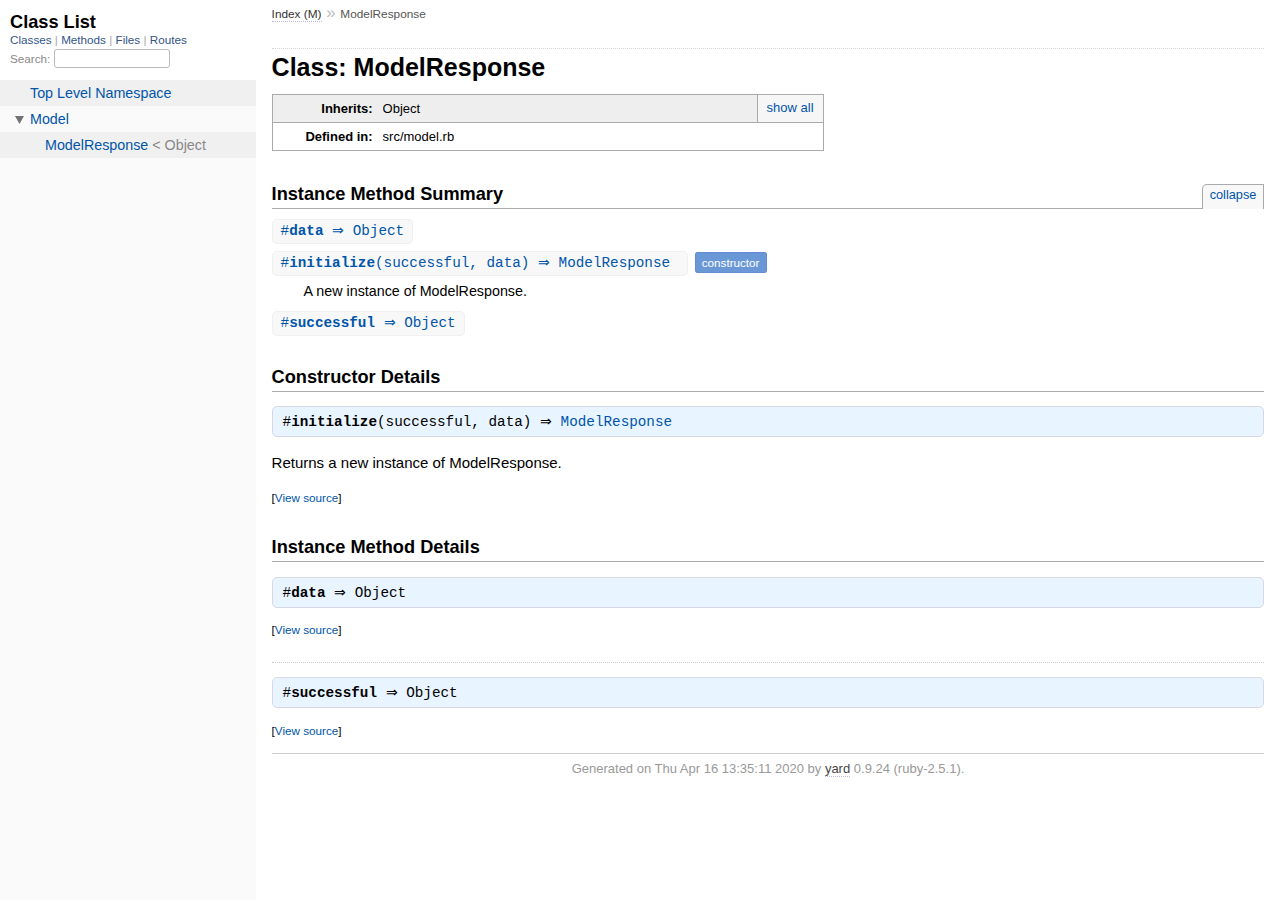
<file: doc/ModelResponse.html>
<!DOCTYPE html>
<html>
  <head>
    <meta charset="utf-8">
<meta name="viewport" content="width=device-width, initial-scale=1.0">
<title>
  Class: ModelResponse
  
    &mdash; Documentation by YARD 0.9.24
  
</title>

  <link rel="stylesheet" href="css/style.css" type="text/css" />

  <link rel="stylesheet" href="css/common.css" type="text/css" />

<script type="text/javascript">
  pathId = "ModelResponse";
  relpath = '';
</script>


  <script type="text/javascript" charset="utf-8" src="js/jquery.js"></script>

  <script type="text/javascript" charset="utf-8" src="js/app.js"></script>

  <script type="text/javascript" charset="utf-8" src="js/custom.js"></script>


  </head>
  <body>
    <div class="nav_wrap">
      <iframe id="nav" src="class_list.html?1"></iframe>
      <div id="resizer"></div>
    </div>

    <div id="main" tabindex="-1">
      <div id="header">
        <div id="menu">
  
    <a href="_index.html">Index (M)</a> &raquo;
    
    
    <span class="title">ModelResponse</span>
  
</div>

        <div id="search">
  
    <a class="full_list_link" id="class_list_link"
        href="class_list.html">

        <svg width="24" height="24">
          <rect x="0" y="4" width="24" height="4" rx="1" ry="1"></rect>
          <rect x="0" y="12" width="24" height="4" rx="1" ry="1"></rect>
          <rect x="0" y="20" width="24" height="4" rx="1" ry="1"></rect>
        </svg>
    </a>
  
</div>
        <div class="clear"></div>
      </div>

      <div id="content"><h1>Class: ModelResponse
  
  
  
</h1>
<div class="box_info">
  
  <dl>
    <dt>Inherits:</dt>
    <dd>
      <span class="inheritName">Object</span>
      
        <ul class="fullTree">
          <li>Object</li>
          
            <li class="next">ModelResponse</li>
          
        </ul>
        <a href="#" class="inheritanceTree">show all</a>
      
    </dd>
  </dl>
  

  
  
  
  
  

  

  
  <dl>
    <dt>Defined in:</dt>
    <dd>src/model.rb</dd>
  </dl>
  
</div>








  
    <h2>
      Instance Method Summary
      <small><a href="#" class="summary_toggle">collapse</a></small>
    </h2>

    <ul class="summary">
      
        <li class="public ">
  <span class="summary_signature">
    
      <a href="#data-instance_method" title="#data (instance method)">#<strong>data</strong>  &#x21d2; Object </a>
    

    
  </span>
  
  
  
  
  
  
  

  
    <span class="summary_desc"><div class='inline'></div></span>
  
</li>

      
        <li class="public ">
  <span class="summary_signature">
    
      <a href="#initialize-instance_method" title="#initialize (instance method)">#<strong>initialize</strong>(successful, data)  &#x21d2; ModelResponse </a>
    

    
  </span>
  
  
    <span class="note title constructor">constructor</span>
  
  
  
  
  
  

  
    <span class="summary_desc"><div class='inline'>
<p>A new instance of ModelResponse.</p>
</div></span>
  
</li>

      
        <li class="public ">
  <span class="summary_signature">
    
      <a href="#successful-instance_method" title="#successful (instance method)">#<strong>successful</strong>  &#x21d2; Object </a>
    

    
  </span>
  
  
  
  
  
  
  

  
    <span class="summary_desc"><div class='inline'></div></span>
  
</li>

      
    </ul>
  

<div id="constructor_details" class="method_details_list">
  <h2>Constructor Details</h2>
  
    <div class="method_details first">
  <h3 class="signature first" id="initialize-instance_method">
  
    #<strong>initialize</strong>(successful, data)  &#x21d2; <tt><span class='object_link'><a href="" title="ModelResponse (class)">ModelResponse</a></span></tt> 
  

  

  
</h3><div class="docstring">
  <div class="discussion">
    
<p>Returns a new instance of ModelResponse.</p>


  </div>
</div>
<div class="tags">
  



</div><table class="source_code">
  <tr>
    <td>
      <pre class="lines">


16
17
18
19</pre>
    </td>
    <td>
      <pre class="code"><span class="info file"># File 'src/model.rb', line 16</span>

<span class='kw'>def</span> <span class='id identifier rubyid_initialize'>initialize</span><span class='lparen'>(</span><span class='id identifier rubyid_successful'>successful</span><span class='comma'>,</span> <span class='id identifier rubyid_data'>data</span><span class='rparen'>)</span>
  <span class='ivar'>@successful</span> <span class='op'>=</span> <span class='id identifier rubyid_successful'>successful</span>
  <span class='ivar'>@data</span> <span class='op'>=</span> <span class='id identifier rubyid_data'>data</span>
<span class='kw'>end</span></pre>
    </td>
  </tr>
</table>
</div>
  
</div>


  <div id="instance_method_details" class="method_details_list">
    <h2>Instance Method Details</h2>

    
      <div class="method_details first">
  <h3 class="signature first" id="data-instance_method">
  
    #<strong>data</strong>  &#x21d2; <tt>Object</tt> 
  

  

  
</h3><table class="source_code">
  <tr>
    <td>
      <pre class="lines">


21</pre>
    </td>
    <td>
      <pre class="code"><span class="info file"># File 'src/model.rb', line 21</span>

<span class='kw'>def</span> <span class='id identifier rubyid_data'>data</span><span class='semicolon'>;</span> <span class='ivar'>@data</span> <span class='kw'>end</span></pre>
    </td>
  </tr>
</table>
</div>
    
      <div class="method_details ">
  <h3 class="signature " id="successful-instance_method">
  
    #<strong>successful</strong>  &#x21d2; <tt>Object</tt> 
  

  

  
</h3><table class="source_code">
  <tr>
    <td>
      <pre class="lines">


20</pre>
    </td>
    <td>
      <pre class="code"><span class="info file"># File 'src/model.rb', line 20</span>

<span class='kw'>def</span> <span class='id identifier rubyid_successful'>successful</span><span class='semicolon'>;</span> <span class='ivar'>@successful</span> <span class='kw'>end</span></pre>
    </td>
  </tr>
</table>
</div>
    
  </div>

</div>

      <div id="footer">
  Generated on Thu Apr 16 13:35:11 2020 by
  <a href="http://yardoc.org" title="Yay! A Ruby Documentation Tool" target="_parent">yard</a>
  0.9.24 (ruby-2.5.1).
</div>

    </div>
  </body>
</html>
</file>
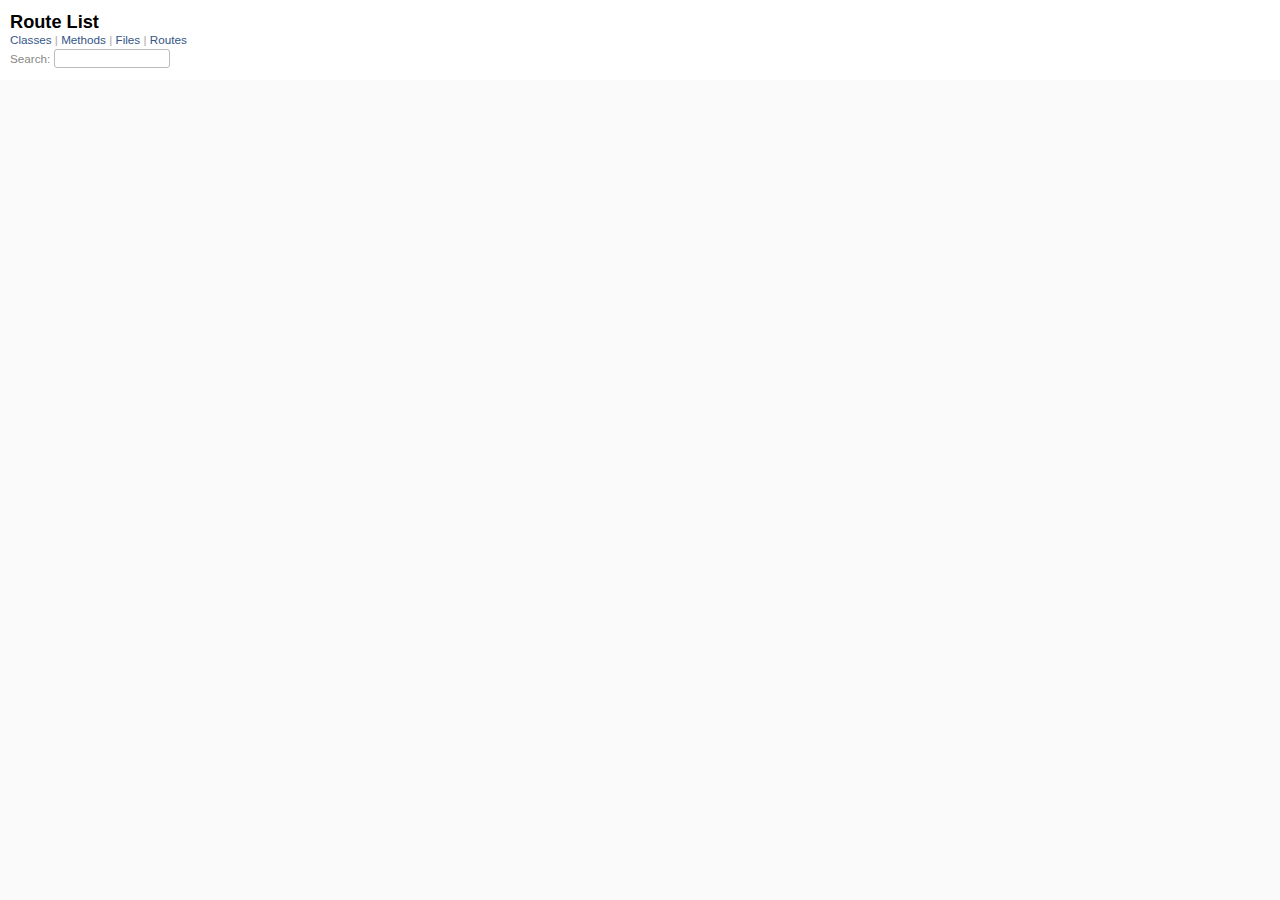
<file: doc/route_list.html>
<!DOCTYPE html>
<html>
  <head>
    <meta name="viewport" content="width=device-width, initial-scale=1.0">
    <meta charset="utf-8" />
    
      <link rel="stylesheet" href="css/full_list.css" type="text/css" media="screen" />
    
      <link rel="stylesheet" href="css/common.css" type="text/css" media="screen" />
    

    
      <script type="text/javascript" charset="utf-8" src="js/jquery.js"></script>
    
      <script type="text/javascript" charset="utf-8" src="js/full_list.js"></script>
    

    <title>Route List</title>
    <base id="base_target" target="_parent" />
  </head>
  <body>
    <div id="content">
      <div class="fixed_header">
        <h1 id="full_list_header">Route List</h1>
        <div id="full_list_nav">
          
            <span><a target="_self" href="class_list.html">
              Classes
            </a></span>
          
            <span><a target="_self" href="method_list.html">
              Methods
            </a></span>
          
            <span><a target="_self" href="file_list.html">
              Files
            </a></span>
          
            <span><a target="_self" href="route_list.html">
              Routes
            </a></span>
          
        </div>

        <div id="search">Search: <input type="text" /></div>
      </div>

      <ul id="full_list" class="class">
        


      </ul>
    </div>
  </body>
</html>
</file>
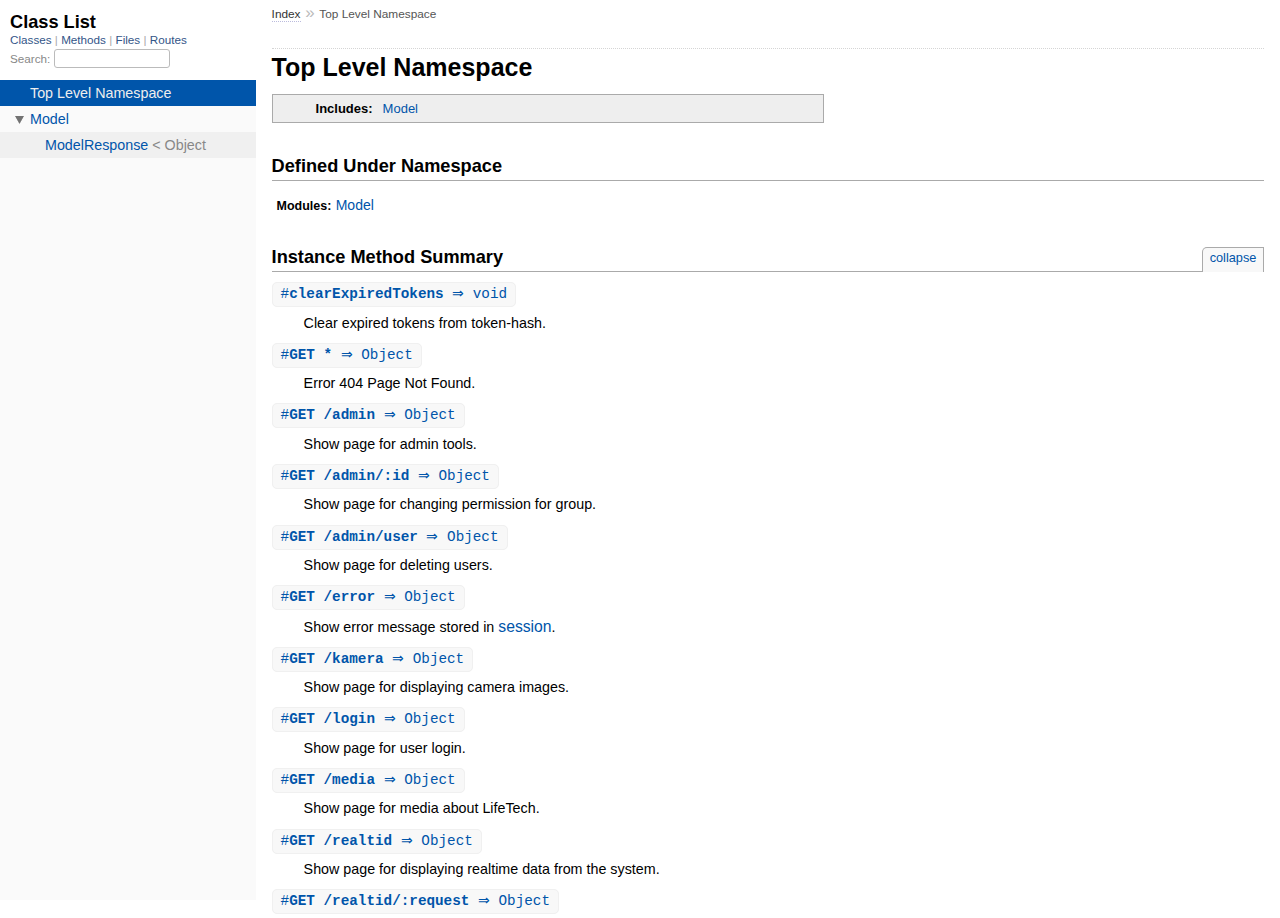
<file: doc/top-level-namespace.html>
<!DOCTYPE html>
<html>
  <head>
    <meta charset="utf-8">
<meta name="viewport" content="width=device-width, initial-scale=1.0">
<title>
  Top Level Namespace
  
    &mdash; Documentation by YARD 0.9.24
  
</title>

  <link rel="stylesheet" href="css/style.css" type="text/css" />

  <link rel="stylesheet" href="css/common.css" type="text/css" />

<script type="text/javascript">
  pathId = "";
  relpath = '';
</script>


  <script type="text/javascript" charset="utf-8" src="js/jquery.js"></script>

  <script type="text/javascript" charset="utf-8" src="js/app.js"></script>

  <script type="text/javascript" charset="utf-8" src="js/custom.js"></script>


  </head>
  <body>
    <div class="nav_wrap">
      <iframe id="nav" src="class_list.html?1"></iframe>
      <div id="resizer"></div>
    </div>

    <div id="main" tabindex="-1">
      <div id="header">
        <div id="menu">
  
    <a href="_index.html">Index</a> &raquo;
    
    
    <span class="title">Top Level Namespace</span>
  
</div>

        <div id="search">
  
    <a class="full_list_link" id="class_list_link"
        href="class_list.html">

        <svg width="24" height="24">
          <rect x="0" y="4" width="24" height="4" rx="1" ry="1"></rect>
          <rect x="0" y="12" width="24" height="4" rx="1" ry="1"></rect>
          <rect x="0" y="20" width="24" height="4" rx="1" ry="1"></rect>
        </svg>
    </a>
  
</div>
        <div class="clear"></div>
      </div>

      <div id="content"><h1>Top Level Namespace
  
  
  
</h1>
<div class="box_info">
  

  
  
  
  
  <dl>
      <dt>Includes:</dt>
      <dd><span class='object_link'><a href="Model.html" title="Model (module)">Model</a></span></dd>
  </dl>
  
  

  

  
</div>

<h2>Defined Under Namespace</h2>
<p class="children">
  
    
      <strong class="modules">Modules:</strong> <span class='object_link'><a href="Model.html" title="Model (module)">Model</a></span>
    
  
    
  
</p>







  
    <h2>
      Instance Method Summary
      <small><a href="#" class="summary_toggle">collapse</a></small>
    </h2>

    <ul class="summary">
      
        <li class="public ">
  <span class="summary_signature">
    
      <a href="top-level-namespace.html#clearExpiredTokens-instance_method" title="#clearExpiredTokens (instance method)">#<strong>clearExpiredTokens</strong>  &#x21d2; void </a>
    

    
  </span>
  
  
  
  
  
  
  

  
    <span class="summary_desc"><div class='inline'>
<p>Clear expired tokens from token-hash.</p>
</div></span>
  
</li>

      
        <li class="public ">
  <span class="summary_signature">
    
      <a href="top-level-namespace.html#GET__-instance_method" title="#GET * (instance method)">#<strong>GET *</strong>  &#x21d2; Object </a>
    

    
  </span>
  
  
  
  
  
  
  

  
    <span class="summary_desc"><div class='inline'>
<p>Error 404 Page Not Found.</p>
</div></span>
  
</li>

      
        <li class="public ">
  <span class="summary_signature">
    
      <a href="top-level-namespace.html#GET__admin-instance_method" title="#GET /admin (instance method)">#<strong>GET /admin</strong>  &#x21d2; Object </a>
    

    
  </span>
  
  
  
  
  
  
  

  
    <span class="summary_desc"><div class='inline'>
<p>Show page for admin tools.</p>
</div></span>
  
</li>

      
        <li class="public ">
  <span class="summary_signature">
    
      <a href="top-level-namespace.html#GET__admin__id-instance_method" title="#GET /admin/:id (instance method)">#<strong>GET /admin/:id</strong>  &#x21d2; Object </a>
    

    
  </span>
  
  
  
  
  
  
  

  
    <span class="summary_desc"><div class='inline'>
<p>Show page for changing permission for group.</p>
</div></span>
  
</li>

      
        <li class="public ">
  <span class="summary_signature">
    
      <a href="top-level-namespace.html#GET__admin_user-instance_method" title="#GET /admin/user (instance method)">#<strong>GET /admin/user</strong>  &#x21d2; Object </a>
    

    
  </span>
  
  
  
  
  
  
  

  
    <span class="summary_desc"><div class='inline'>
<p>Show page for deleting users.</p>
</div></span>
  
</li>

      
        <li class="public ">
  <span class="summary_signature">
    
      <a href="top-level-namespace.html#GET__error-instance_method" title="#GET /error (instance method)">#<strong>GET /error</strong>  &#x21d2; Object </a>
    

    
  </span>
  
  
  
  
  
  
  

  
    <span class="summary_desc"><div class='inline'>
<p>Show error message stored in <a href=":error">session</a>.</p>
</div></span>
  
</li>

      
        <li class="public ">
  <span class="summary_signature">
    
      <a href="top-level-namespace.html#GET__kamera-instance_method" title="#GET /kamera (instance method)">#<strong>GET /kamera</strong>  &#x21d2; Object </a>
    

    
  </span>
  
  
  
  
  
  
  

  
    <span class="summary_desc"><div class='inline'>
<p>Show page for displaying camera images.</p>
</div></span>
  
</li>

      
        <li class="public ">
  <span class="summary_signature">
    
      <a href="top-level-namespace.html#GET__login-instance_method" title="#GET /login (instance method)">#<strong>GET /login</strong>  &#x21d2; Object </a>
    

    
  </span>
  
  
  
  
  
  
  

  
    <span class="summary_desc"><div class='inline'>
<p>Show page for user login.</p>
</div></span>
  
</li>

      
        <li class="public ">
  <span class="summary_signature">
    
      <a href="top-level-namespace.html#GET__media-instance_method" title="#GET /media (instance method)">#<strong>GET /media</strong>  &#x21d2; Object </a>
    

    
  </span>
  
  
  
  
  
  
  

  
    <span class="summary_desc"><div class='inline'>
<p>Show page for media about LifeTech.</p>
</div></span>
  
</li>

      
        <li class="public ">
  <span class="summary_signature">
    
      <a href="top-level-namespace.html#GET__realtid-instance_method" title="#GET /realtid (instance method)">#<strong>GET /realtid</strong>  &#x21d2; Object </a>
    

    
  </span>
  
  
  
  
  
  
  

  
    <span class="summary_desc"><div class='inline'>
<p>Show page for displaying realtime data from the system.</p>
</div></span>
  
</li>

      
        <li class="public ">
  <span class="summary_signature">
    
      <a href="top-level-namespace.html#GET__realtid__request-instance_method" title="#GET /realtid/:request (instance method)">#<strong>GET /realtid/:request</strong>  &#x21d2; Object </a>
    

    
  </span>
  
  
  
  
  
  
  

  
    <span class="summary_desc"><div class='inline'>
<p>Works like a proxy for requests to the LifeTech server.</p>
</div></span>
  
</li>

      
        <li class="public ">
  <span class="summary_signature">
    
      <a href="top-level-namespace.html#GET__register-instance_method" title="#GET /register (instance method)">#<strong>GET /register</strong>  &#x21d2; Object </a>
    

    
  </span>
  
  
  
  
  
  
  

  
    <span class="summary_desc"><div class='inline'>
<p>Show page for registering a new account.</p>
</div></span>
  
</li>

      
        <li class="public ">
  <span class="summary_signature">
    
      <a href="top-level-namespace.html#GET__sensor-instance_method" title="#GET /sensor (instance method)">#<strong>GET /sensor</strong>  &#x21d2; Object </a>
    

    
  </span>
  
  
  
  
  
  
  

  
    <span class="summary_desc"><div class='inline'>
<p>Show page for configuring all sensors.</p>
</div></span>
  
</li>

      
        <li class="public ">
  <span class="summary_signature">
    
      <a href="top-level-namespace.html#GET__update_password-instance_method" title="#GET /update-password (instance method)">#<strong>GET /update-password</strong>  &#x21d2; Object </a>
    

    
  </span>
  
  
  
  
  
  
  

  
    <span class="summary_desc"><div class='inline'>
<p>Show page for changing password.</p>
</div></span>
  
</li>

      
        <li class="public ">
  <span class="summary_signature">
    
      <a href="top-level-namespace.html#POST__admin_toggle-instance_method" title="#POST /admin/toggle (instance method)">#<strong>POST /admin/toggle</strong>  &#x21d2; Object </a>
    

    
  </span>
  
  
  
  
  
  
  

  
    <span class="summary_desc"><div class='inline'>
<p>Toggle permission for a group.</p>
</div></span>
  
</li>

      
        <li class="public ">
  <span class="summary_signature">
    
      <a href="top-level-namespace.html#POST__admin_user_delete-instance_method" title="#POST /admin/user/delete (instance method)">#<strong>POST /admin/user/delete</strong>  &#x21d2; Object </a>
    

    
  </span>
  
  
  
  
  
  
  

  
    <span class="summary_desc"><div class='inline'>
<p>Delete user with user id.</p>
</div></span>
  
</li>

      
        <li class="public ">
  <span class="summary_signature">
    
      <a href="top-level-namespace.html#POST__login-instance_method" title="#POST /login (instance method)">#<strong>POST /login</strong>  &#x21d2; Object </a>
    

    
  </span>
  
  
  
  
  
  
  

  
    <span class="summary_desc"><div class='inline'>
<p>Send username and password for user login.</p>
</div></span>
  
</li>

      
        <li class="public ">
  <span class="summary_signature">
    
      <a href="top-level-namespace.html#POST__logout-instance_method" title="#POST /logout (instance method)">#<strong>POST /logout</strong>  &#x21d2; Object </a>
    

    
  </span>
  
  
  
  
  
  
  

  
    <span class="summary_desc"><div class='inline'>
<p>Logout user and redirect to homepage.</p>
</div></span>
  
</li>

      
        <li class="public ">
  <span class="summary_signature">
    
      <a href="top-level-namespace.html#POST__register-instance_method" title="#POST /register (instance method)">#<strong>POST /register</strong>  &#x21d2; Object </a>
    

    
  </span>
  
  
  
  
  
  
  

  
    <span class="summary_desc"><div class='inline'>
<p>Register a new account.</p>
</div></span>
  
</li>

      
        <li class="public ">
  <span class="summary_signature">
    
      <a href="top-level-namespace.html#POST__sensor_save-instance_method" title="#POST /sensor/save (instance method)">#<strong>POST /sensor/save</strong>  &#x21d2; Object </a>
    

    
  </span>
  
  
  
  
  
  
  

  
    <span class="summary_desc"><div class='inline'>
<p>Update the database with the latest changes.</p>
</div></span>
  
</li>

      
        <li class="public ">
  <span class="summary_signature">
    
      <a href="top-level-namespace.html#POST__update_password-instance_method" title="#POST /update-password (instance method)">#<strong>POST /update-password</strong>  &#x21d2; Object </a>
    

    
  </span>
  
  
  
  
  
  
  

  
    <span class="summary_desc"><div class='inline'>
<p>Update the logged in users password.</p>
</div></span>
  
</li>

      
    </ul>
  


  
  
  
  
  
  
  
  
  <h3 class="inherited">Methods included from <span class='object_link'><a href="Model.html" title="Model (module)">Model</a></span></h3>
  <p class="inherited"><span class='object_link'><a href="Model.html#deleteUser-instance_method" title="Model#deleteUser (method)">#deleteUser</a></span>, <span class='object_link'><a href="Model.html#generateToken-instance_method" title="Model#generateToken (method)">#generateToken</a></span>, <span class='object_link'><a href="Model.html#getDataPeriod-instance_method" title="Model#getDataPeriod (method)">#getDataPeriod</a></span>, <span class='object_link'><a href="Model.html#getError-instance_method" title="Model#getError (method)">#getError</a></span>, <span class='object_link'><a href="Model.html#getGroups-instance_method" title="Model#getGroups (method)">#getGroups</a></span>, <span class='object_link'><a href="Model.html#getHabitats-instance_method" title="Model#getHabitats (method)">#getHabitats</a></span>, <span class='object_link'><a href="Model.html#getPermissionId-instance_method" title="Model#getPermissionId (method)">#getPermissionId</a></span>, <span class='object_link'><a href="Model.html#getPermissionPathsAsRegex-instance_method" title="Model#getPermissionPathsAsRegex (method)">#getPermissionPathsAsRegex</a></span>, <span class='object_link'><a href="Model.html#getPermissions-instance_method" title="Model#getPermissions (method)">#getPermissions</a></span>, <span class='object_link'><a href="Model.html#getSensors-instance_method" title="Model#getSensors (method)">#getSensors</a></span>, <span class='object_link'><a href="Model.html#getSensorsTypes-instance_method" title="Model#getSensorsTypes (method)">#getSensorsTypes</a></span>, <span class='object_link'><a href="Model.html#getUserId-instance_method" title="Model#getUserId (method)">#getUserId</a></span>, <span class='object_link'><a href="Model.html#getUserInfo-instance_method" title="Model#getUserInfo (method)">#getUserInfo</a></span>, <span class='object_link'><a href="Model.html#getUsers-instance_method" title="Model#getUsers (method)">#getUsers</a></span>, <span class='object_link'><a href="Model.html#havePermissionFor-instance_method" title="Model#havePermissionFor (method)">#havePermissionFor</a></span>, <span class='object_link'><a href="Model.html#havePermissionForGroup-instance_method" title="Model#havePermissionForGroup (method)">#havePermissionForGroup</a></span>, <span class='object_link'><a href="Model.html#login-instance_method" title="Model#login (method)">#login</a></span>, <span class='object_link'><a href="Model.html#passwordCheck-instance_method" title="Model#passwordCheck (method)">#passwordCheck</a></span>, <span class='object_link'><a href="Model.html#rateLimiter-instance_method" title="Model#rateLimiter (method)">#rateLimiter</a></span>, <span class='object_link'><a href="Model.html#register-instance_method" title="Model#register (method)">#register</a></span>, <span class='object_link'><a href="Model.html#requestLifeTechServer-instance_method" title="Model#requestLifeTechServer (method)">#requestLifeTechServer</a></span>, <span class='object_link'><a href="Model.html#saveSensors-instance_method" title="Model#saveSensors (method)">#saveSensors</a></span>, <span class='object_link'><a href="Model.html#togglePermission-instance_method" title="Model#togglePermission (method)">#togglePermission</a></span>, <span class='object_link'><a href="Model.html#updatePassword-instance_method" title="Model#updatePassword (method)">#updatePassword</a></span>, <span class='object_link'><a href="Model.html#verifyLogin-instance_method" title="Model#verifyLogin (method)">#verifyLogin</a></span></p>


  <div id="instance_method_details" class="method_details_list">
    <h2>Instance Method Details</h2>

    
      <div class="method_details first">
  <h3 class="signature first" id="clearExpiredTokens-instance_method">
  
    #<strong>clearExpiredTokens</strong>  &#x21d2; <tt>void</tt> 
  

  

  
</h3><div class="docstring">
  <div class="discussion">
    <p class="note returns_void">This method returns an undefined value.</p>
<p>Clear expired tokens from token-hash</p>


  </div>
</div>
<div class="tags">
  



</div><table class="source_code">
  <tr>
    <td>
      <pre class="lines">


369
370
371
372
373
374
375
376</pre>
    </td>
    <td>
      <pre class="code"><span class="info file"># File 'src/model.rb', line 369</span>

<span class='kw'>def</span> <span class='id identifier rubyid_clearExpiredTokens'>clearExpiredTokens</span><span class='lparen'>(</span><span class='rparen'>)</span>
  <span class='const'>Thread</span><span class='period'>.</span><span class='id identifier rubyid_new'>new</span> <span class='kw'>do</span>
    <span class='kw'>while</span> <span class='kw'>true</span>
      <span class='id identifier rubyid_sleep'>sleep</span><span class='lparen'>(</span><span class='int'>5</span> <span class='op'>*</span> <span class='int'>60</span><span class='rparen'>)</span>
      <span class='gvar'>$tokens</span><span class='period'>.</span><span class='id identifier rubyid_reject!'>reject!</span> <span class='lbrace'>{</span><span class='op'>|</span><span class='id identifier rubyid_x'>x</span><span class='comma'>,</span> <span class='id identifier rubyid_y'>y</span><span class='op'>|</span> <span class='id identifier rubyid_y'>y</span><span class='lbracket'>[</span><span class='int'>0</span><span class='rbracket'>]</span> <span class='op'>&lt;</span> <span class='const'>Time</span><span class='period'>.</span><span class='id identifier rubyid_now'>now</span><span class='rbrace'>}</span>
    <span class='kw'>end</span>
  <span class='kw'>end</span>
<span class='kw'>end</span></pre>
    </td>
  </tr>
</table>
</div>
    
      <div class="method_details ">
  <h3 class="signature " id="GET__-instance_method">
  
    #<strong>GET *</strong>  &#x21d2; <tt>Object</tt> 
  

  

  
</h3><div class="docstring">
  <div class="discussion">
    
<p>Error 404 Page Not Found</p>


  </div>
</div>
<div class="tags">
  



</div><table class="source_code">
  <tr>
    <td>
      <pre class="lines">


10
11
12
13</pre>
    </td>
    <td>
      <pre class="code"><span class="info file"># File 'src/app.rb', line 10</span>

<span class='id identifier rubyid_get'>get</span> <span class='tstring'><span class='tstring_beg'>&#39;</span><span class='tstring_content'>*</span><span class='tstring_end'>&#39;</span></span> <span class='kw'>do</span>
  <span class='id identifier rubyid_status'>status</span> <span class='int'>404</span>
  <span class='id identifier rubyid_slim'>slim</span><span class='lparen'>(</span><span class='symbol'>:&#39;404&#39;</span><span class='rparen'>)</span>
<span class='kw'>end</span></pre>
    </td>
  </tr>
</table>
</div>
    
      <div class="method_details ">
  <h3 class="signature " id="GET__admin-instance_method">
  
    #<strong>GET /admin</strong>  &#x21d2; <tt>Object</tt> 
  

  

  
</h3><div class="docstring">
  <div class="discussion">
    
<p>Show page for admin tools</p>


  </div>
</div>
<div class="tags">
  



</div><table class="source_code">
  <tr>
    <td>
      <pre class="lines">


128
129
130</pre>
    </td>
    <td>
      <pre class="code"><span class="info file"># File 'src/app.rb', line 128</span>

<span class='id identifier rubyid_get'>get</span> <span class='tstring'><span class='tstring_beg'>&#39;</span><span class='tstring_content'>/admin</span><span class='tstring_end'>&#39;</span></span> <span class='kw'>do</span>
  <span class='kw'>return</span> <span class='id identifier rubyid_slim'>slim</span><span class='lparen'>(</span><span class='symbol'>:&#39;admin/index&#39;</span><span class='comma'>,</span> <span class='label'>locals:</span> <span class='lbrace'>{</span><span class='label'>groups:</span> <span class='id identifier rubyid_getGroups'><span class='object_link'><a href="Model.html#getGroups-instance_method" title="Model#getGroups (method)">getGroups</a></span></span><span class='lparen'>(</span><span class='rparen'>)</span><span class='comma'>,</span> <span class='label'>title:</span> <span class='tstring'><span class='tstring_beg'>&#39;</span><span class='tstring_content'>Administratörsverktyg</span><span class='tstring_end'>&#39;</span></span><span class='rbrace'>}</span><span class='rparen'>)</span>
<span class='kw'>end</span></pre>
    </td>
  </tr>
</table>
</div>
    
      <div class="method_details ">
  <h3 class="signature " id="GET__admin__id-instance_method">
  
    #<strong>GET /admin/:id</strong>  &#x21d2; <tt>Object</tt> 
  

  

  
</h3><div class="docstring">
  <div class="discussion">
    
<p>Show page for changing permission for group</p>


  </div>
</div>
<div class="tags">
  



</div><table class="source_code">
  <tr>
    <td>
      <pre class="lines">


145
146
147
148
149</pre>
    </td>
    <td>
      <pre class="code"><span class="info file"># File 'src/app.rb', line 145</span>

<span class='id identifier rubyid_get'>get</span> <span class='tstring'><span class='tstring_beg'>&#39;</span><span class='tstring_content'>/admin/:id</span><span class='tstring_end'>&#39;</span></span> <span class='kw'>do</span>
  <span class='id identifier rubyid_groupId'>groupId</span> <span class='op'>=</span> <span class='id identifier rubyid_params'>params</span><span class='lbracket'>[</span><span class='symbol'>:id</span><span class='rbracket'>]</span><span class='period'>.</span><span class='id identifier rubyid_to_i'>to_i</span>
  <span class='id identifier rubyid_groupName'>groupName</span> <span class='op'>=</span> <span class='id identifier rubyid_getGroups'><span class='object_link'><a href="Model.html#getGroups-instance_method" title="Model#getGroups (method)">getGroups</a></span></span><span class='lparen'>(</span><span class='rparen'>)</span><span class='lbracket'>[</span><span class='id identifier rubyid_groupId'>groupId</span> <span class='op'>-</span> <span class='int'>1</span><span class='rbracket'>]</span><span class='lbracket'>[</span><span class='tstring'><span class='tstring_beg'>&#39;</span><span class='tstring_content'>Name</span><span class='tstring_end'>&#39;</span></span><span class='rbracket'>]</span>
  <span class='kw'>return</span> <span class='id identifier rubyid_slim'>slim</span><span class='lparen'>(</span><span class='symbol'>:&#39;admin/edit&#39;</span><span class='comma'>,</span> <span class='label'>locals:</span> <span class='lbrace'>{</span><span class='label'>permissions:</span> <span class='id identifier rubyid_getPermissions'><span class='object_link'><a href="Model.html#getPermissions-instance_method" title="Model#getPermissions (method)">getPermissions</a></span></span><span class='lparen'>(</span><span class='rparen'>)</span><span class='comma'>,</span> <span class='label'>groupId:</span> <span class='id identifier rubyid_groupId'>groupId</span><span class='comma'>,</span> <span class='label'>groupName:</span> <span class='id identifier rubyid_groupName'>groupName</span><span class='comma'>,</span> <span class='label'>title:</span> <span class='tstring'><span class='tstring_beg'>&quot;</span><span class='tstring_content'>Behörigheter för grupp: </span><span class='embexpr_beg'>#{</span><span class='id identifier rubyid_groupName'>groupName</span><span class='embexpr_end'>}</span><span class='tstring_end'>&quot;</span></span><span class='rbrace'>}</span><span class='rparen'>)</span>
<span class='kw'>end</span></pre>
    </td>
  </tr>
</table>
</div>
    
      <div class="method_details ">
  <h3 class="signature " id="GET__admin_user-instance_method">
  
    #<strong>GET /admin/user</strong>  &#x21d2; <tt>Object</tt> 
  

  

  
</h3><div class="docstring">
  <div class="discussion">
    
<p>Show page for deleting users</p>


  </div>
</div>
<div class="tags">
  



</div><table class="source_code">
  <tr>
    <td>
      <pre class="lines">


133
134
135</pre>
    </td>
    <td>
      <pre class="code"><span class="info file"># File 'src/app.rb', line 133</span>

<span class='id identifier rubyid_get'>get</span> <span class='tstring'><span class='tstring_beg'>&#39;</span><span class='tstring_content'>/admin/user</span><span class='tstring_end'>&#39;</span></span> <span class='kw'>do</span>
  <span class='kw'>return</span> <span class='id identifier rubyid_slim'>slim</span><span class='lparen'>(</span><span class='symbol'>:&#39;user/delete&#39;</span><span class='comma'>,</span> <span class='label'>locals:</span> <span class='lbrace'>{</span><span class='label'>users:</span> <span class='id identifier rubyid_getUsers'><span class='object_link'><a href="Model.html#getUsers-instance_method" title="Model#getUsers (method)">getUsers</a></span></span><span class='lparen'>(</span><span class='rparen'>)</span><span class='comma'>,</span> <span class='label'>title:</span> <span class='tstring'><span class='tstring_beg'>&#39;</span><span class='tstring_content'>Ta bort användare</span><span class='tstring_end'>&#39;</span></span><span class='rbrace'>}</span><span class='rparen'>)</span>
<span class='kw'>end</span></pre>
    </td>
  </tr>
</table>
</div>
    
      <div class="method_details ">
  <h3 class="signature " id="GET__error-instance_method">
  
    #<strong>GET /error</strong>  &#x21d2; <tt>Object</tt> 
  

  

  
</h3><div class="docstring">
  <div class="discussion">
    
<p>Show error message stored in <a href=":error">session</a></p>


  </div>
</div>
<div class="tags">
  



</div><table class="source_code">
  <tr>
    <td>
      <pre class="lines">


166
167
168
169</pre>
    </td>
    <td>
      <pre class="code"><span class="info file"># File 'src/app.rb', line 166</span>

<span class='id identifier rubyid_get'>get</span> <span class='tstring'><span class='tstring_beg'>&#39;</span><span class='tstring_content'>/error</span><span class='tstring_end'>&#39;</span></span> <span class='kw'>do</span>
  <span class='id identifier rubyid_redirect'>redirect</span><span class='lparen'>(</span><span class='tstring'><span class='tstring_beg'>&#39;</span><span class='tstring_content'>/</span><span class='tstring_end'>&#39;</span></span><span class='rparen'>)</span> <span class='kw'>if</span> <span class='id identifier rubyid_session'>session</span><span class='lbracket'>[</span><span class='symbol'>:error</span><span class='rbracket'>]</span><span class='period'>.</span><span class='id identifier rubyid_nil?'>nil?</span>
  <span class='kw'>return</span> <span class='id identifier rubyid_slim'>slim</span><span class='lparen'>(</span><span class='symbol'>:error</span><span class='rparen'>)</span>
<span class='kw'>end</span></pre>
    </td>
  </tr>
</table>
</div>
    
      <div class="method_details ">
  <h3 class="signature " id="GET__kamera-instance_method">
  
    #<strong>GET /kamera</strong>  &#x21d2; <tt>Object</tt> 
  

  

  
</h3><div class="docstring">
  <div class="discussion">
    
<p>Show page for displaying camera images</p>


  </div>
</div>
<div class="tags">
  



</div><table class="source_code">
  <tr>
    <td>
      <pre class="lines">


28
29
30
31
32</pre>
    </td>
    <td>
      <pre class="code"><span class="info file"># File 'src/app.rb', line 28</span>

<span class='id identifier rubyid_get'>get</span> <span class='tstring'><span class='tstring_beg'>&#39;</span><span class='tstring_content'>/kamera</span><span class='tstring_end'>&#39;</span></span> <span class='kw'>do</span>
  <span class='id identifier rubyid_timestamps'>timestamps</span> <span class='op'>=</span> <span class='id identifier rubyid_requestLifeTechServer'><span class='object_link'><a href="Model.html#requestLifeTechServer-instance_method" title="Model#requestLifeTechServer (method)">requestLifeTechServer</a></span></span><span class='lparen'>(</span><span class='const'>URI</span><span class='lparen'>(</span><span class='tstring'><span class='tstring_beg'>&quot;</span><span class='tstring_content'>https://ntilifetech.ga/kamera</span><span class='tstring_end'>&quot;</span></span><span class='rparen'>)</span><span class='comma'>,</span> <span class='id identifier rubyid_response'>response</span><span class='rparen'>)</span>
    <span class='period'>.</span><span class='id identifier rubyid_force_encoding'>force_encoding</span><span class='lparen'>(</span><span class='tstring'><span class='tstring_beg'>&#39;</span><span class='tstring_content'>utf-8</span><span class='tstring_end'>&#39;</span></span><span class='rparen'>)</span><span class='period'>.</span><span class='id identifier rubyid_encode'>encode</span><span class='period'>.</span><span class='id identifier rubyid_scan'>scan</span><span class='lparen'>(</span><span class='tstring'><span class='regexp_beg'>/</span><span class='tstring_content'>Bilden är tagen (.*?)\.&lt;</span><span class='regexp_end'>/</span></span><span class='rparen'>)</span><span class='period'>.</span><span class='id identifier rubyid_map'>map</span> <span class='lbrace'>{</span> <span class='op'>|</span><span class='id identifier rubyid_x'>x</span><span class='op'>|</span> <span class='id identifier rubyid_x'>x</span><span class='lbracket'>[</span><span class='int'>0</span><span class='rbracket'>]</span> <span class='rbrace'>}</span>
  <span class='kw'>return</span> <span class='id identifier rubyid_slim'>slim</span><span class='lparen'>(</span><span class='symbol'>:&#39;/camera/index&#39;</span><span class='comma'>,</span> <span class='label'>locals:</span> <span class='lbrace'>{</span><span class='label'>title:</span> <span class='tstring'><span class='tstring_beg'>&#39;</span><span class='tstring_content'>Kamera</span><span class='tstring_end'>&#39;</span></span><span class='comma'>,</span> <span class='label'>timestamps:</span> <span class='id identifier rubyid_timestamps'>timestamps</span><span class='rbrace'>}</span><span class='rparen'>)</span>
<span class='kw'>end</span></pre>
    </td>
  </tr>
</table>
</div>
    
      <div class="method_details ">
  <h3 class="signature " id="GET__login-instance_method">
  
    #<strong>GET /login</strong>  &#x21d2; <tt>Object</tt> 
  

  

  
</h3><div class="docstring">
  <div class="discussion">
    
<p>Show page for user login</p>


  </div>
</div>
<div class="tags">
  



</div><table class="source_code">
  <tr>
    <td>
      <pre class="lines">


56
57
58</pre>
    </td>
    <td>
      <pre class="code"><span class="info file"># File 'src/app.rb', line 56</span>

<span class='id identifier rubyid_get'>get</span> <span class='tstring'><span class='tstring_beg'>&#39;</span><span class='tstring_content'>/login</span><span class='tstring_end'>&#39;</span></span> <span class='kw'>do</span>
  <span class='kw'>return</span> <span class='id identifier rubyid_slim'>slim</span><span class='lparen'>(</span><span class='symbol'>:&#39;user/index&#39;</span><span class='comma'>,</span> <span class='label'>locals:</span> <span class='lbrace'>{</span><span class='label'>title:</span> <span class='tstring'><span class='tstring_beg'>&#39;</span><span class='tstring_content'>Inloggning</span><span class='tstring_end'>&#39;</span></span><span class='rbrace'>}</span><span class='rparen'>)</span>
<span class='kw'>end</span></pre>
    </td>
  </tr>
</table>
</div>
    
      <div class="method_details ">
  <h3 class="signature " id="GET__media-instance_method">
  
    #<strong>GET /media</strong>  &#x21d2; <tt>Object</tt> 
  

  

  
</h3><div class="docstring">
  <div class="discussion">
    
<p>Show page for media about LifeTech</p>


  </div>
</div>
<div class="tags">
  



</div><table class="source_code">
  <tr>
    <td>
      <pre class="lines">


35
36
37</pre>
    </td>
    <td>
      <pre class="code"><span class="info file"># File 'src/app.rb', line 35</span>

<span class='id identifier rubyid_get'>get</span> <span class='tstring'><span class='tstring_beg'>&#39;</span><span class='tstring_content'>/media</span><span class='tstring_end'>&#39;</span></span> <span class='kw'>do</span>
  <span class='kw'>return</span> <span class='id identifier rubyid_slim'>slim</span><span class='lparen'>(</span><span class='symbol'>:&#39;/media/index&#39;</span><span class='comma'>,</span> <span class='label'>locals:</span> <span class='lbrace'>{</span><span class='label'>title:</span> <span class='tstring'><span class='tstring_beg'>&#39;</span><span class='tstring_content'>Media</span><span class='tstring_end'>&#39;</span></span><span class='rbrace'>}</span><span class='rparen'>)</span>
<span class='kw'>end</span></pre>
    </td>
  </tr>
</table>
</div>
    
      <div class="method_details ">
  <h3 class="signature " id="GET__realtid-instance_method">
  
    #<strong>GET /realtid</strong>  &#x21d2; <tt>Object</tt> 
  

  

  
</h3><div class="docstring">
  <div class="discussion">
    
<p>Show page for displaying realtime data from the system</p>


  </div>
</div>
<div class="tags">
  



</div><table class="source_code">
  <tr>
    <td>
      <pre class="lines">


15
16
17
18
19</pre>
    </td>
    <td>
      <pre class="code"><span class="info file"># File 'src/app.rb', line 15</span>

<span class='id identifier rubyid_get'>get</span> <span class='tstring'><span class='tstring_beg'>&#39;</span><span class='tstring_content'>/realtid</span><span class='tstring_end'>&#39;</span></span> <span class='kw'>do</span>
  <span class='id identifier rubyid_classes'>classes</span> <span class='op'>=</span> <span class='const'>Array</span><span class='period'>.</span><span class='id identifier rubyid_new'>new</span><span class='lparen'>(</span><span class='int'>5</span><span class='rparen'>)</span> <span class='lbrace'>{</span><span class='tstring'><span class='tstring_beg'>&#39;</span><span class='tstring_end'>&#39;</span></span><span class='rbrace'>}</span>
  <span class='id identifier rubyid_classes'>classes</span><span class='lbracket'>[</span><span class='id identifier rubyid_getDataPeriod'><span class='object_link'><a href="Model.html#getDataPeriod-instance_method" title="Model#getDataPeriod (method)">getDataPeriod</a></span></span><span class='lparen'>(</span><span class='id identifier rubyid_params'>params</span><span class='lbracket'>[</span><span class='tstring'><span class='tstring_beg'>&#39;</span><span class='tstring_content'>senaste</span><span class='tstring_end'>&#39;</span></span><span class='rbracket'>]</span><span class='rparen'>)</span><span class='rbracket'>]</span> <span class='op'>=</span> <span class='tstring'><span class='tstring_beg'>&#39;</span><span class='tstring_content'> active</span><span class='tstring_end'>&#39;</span></span>
  <span class='kw'>return</span> <span class='id identifier rubyid_slim'>slim</span><span class='lparen'>(</span><span class='symbol'>:&#39;realtime/index&#39;</span><span class='comma'>,</span> <span class='label'>locals:</span> <span class='lbrace'>{</span><span class='label'>classes:</span> <span class='id identifier rubyid_classes'>classes</span><span class='comma'>,</span> <span class='label'>title:</span> <span class='tstring'><span class='tstring_beg'>&#39;</span><span class='tstring_content'>Realtidsdata</span><span class='tstring_end'>&#39;</span></span><span class='rbrace'>}</span><span class='rparen'>)</span>
<span class='kw'>end</span></pre>
    </td>
  </tr>
</table>
</div>
    
      <div class="method_details ">
  <h3 class="signature " id="GET__realtid__request-instance_method">
  
    #<strong>GET /realtid/:request</strong>  &#x21d2; <tt>Object</tt> 
  

  

  
</h3><div class="docstring">
  <div class="discussion">
    
<p>Works like a proxy for requests to the LifeTech server. All sub-request for
/realtid will be forwarded to the LifeTech server</p>


  </div>
</div>
<div class="tags">
  



</div><table class="source_code">
  <tr>
    <td>
      <pre class="lines">


23
24
25</pre>
    </td>
    <td>
      <pre class="code"><span class="info file"># File 'src/app.rb', line 23</span>

<span class='id identifier rubyid_get'>get</span> <span class='tstring'><span class='tstring_beg'>&#39;</span><span class='tstring_content'>/realtid/:request</span><span class='tstring_end'>&#39;</span></span> <span class='kw'>do</span>
  <span class='kw'>return</span> <span class='id identifier rubyid_requestLifeTechServer'><span class='object_link'><a href="Model.html#requestLifeTechServer-instance_method" title="Model#requestLifeTechServer (method)">requestLifeTechServer</a></span></span><span class='lparen'>(</span><span class='const'>URI</span><span class='lparen'>(</span><span class='tstring'><span class='tstring_beg'>&quot;</span><span class='tstring_content'>https://ntilifetech.ga/realtid/</span><span class='embexpr_beg'>#{</span><span class='id identifier rubyid_params'>params</span><span class='lbracket'>[</span><span class='symbol'>:request</span><span class='rbracket'>]</span><span class='embexpr_end'>}</span><span class='tstring_content'>?</span><span class='embexpr_beg'>#{</span><span class='id identifier rubyid_request'>request</span><span class='period'>.</span><span class='id identifier rubyid_query_string'>query_string</span><span class='embexpr_end'>}</span><span class='tstring_end'>&quot;</span></span><span class='rparen'>)</span><span class='comma'>,</span> <span class='id identifier rubyid_response'>response</span><span class='rparen'>)</span>
<span class='kw'>end</span></pre>
    </td>
  </tr>
</table>
</div>
    
      <div class="method_details ">
  <h3 class="signature " id="GET__register-instance_method">
  
    #<strong>GET /register</strong>  &#x21d2; <tt>Object</tt> 
  

  

  
</h3><div class="docstring">
  <div class="discussion">
    
<p>Show page for registering a new account</p>


  </div>
</div>
<div class="tags">
  



</div><table class="source_code">
  <tr>
    <td>
      <pre class="lines">


96
97
98</pre>
    </td>
    <td>
      <pre class="code"><span class="info file"># File 'src/app.rb', line 96</span>

<span class='id identifier rubyid_get'>get</span> <span class='tstring'><span class='tstring_beg'>&#39;</span><span class='tstring_content'>/register</span><span class='tstring_end'>&#39;</span></span> <span class='kw'>do</span>
  <span class='kw'>return</span> <span class='id identifier rubyid_slim'>slim</span><span class='lparen'>(</span><span class='symbol'>:&#39;user/add&#39;</span><span class='comma'>,</span> <span class='label'>locals:</span> <span class='lbrace'>{</span><span class='label'>groups:</span> <span class='id identifier rubyid_getGroups'><span class='object_link'><a href="Model.html#getGroups-instance_method" title="Model#getGroups (method)">getGroups</a></span></span><span class='lparen'>(</span><span class='rparen'>)</span><span class='comma'>,</span> <span class='label'>title:</span> <span class='tstring'><span class='tstring_beg'>&#39;</span><span class='tstring_content'>Registrering</span><span class='tstring_end'>&#39;</span></span><span class='rbrace'>}</span><span class='rparen'>)</span>
<span class='kw'>end</span></pre>
    </td>
  </tr>
</table>
</div>
    
      <div class="method_details ">
  <h3 class="signature " id="GET__sensor-instance_method">
  
    #<strong>GET /sensor</strong>  &#x21d2; <tt>Object</tt> 
  

  

  
</h3><div class="docstring">
  <div class="discussion">
    
<p>Show page for configuring all sensors</p>


  </div>
</div>
<div class="tags">
  



</div><table class="source_code">
  <tr>
    <td>
      <pre class="lines">


40
41
42</pre>
    </td>
    <td>
      <pre class="code"><span class="info file"># File 'src/app.rb', line 40</span>

<span class='id identifier rubyid_get'>get</span> <span class='tstring'><span class='tstring_beg'>&#39;</span><span class='tstring_content'>/sensor</span><span class='tstring_end'>&#39;</span></span> <span class='kw'>do</span>
  <span class='kw'>return</span> <span class='id identifier rubyid_slim'>slim</span><span class='lparen'>(</span><span class='symbol'>:&#39;/sensor/index&#39;</span><span class='comma'>,</span> <span class='label'>locals:</span> <span class='lbrace'>{</span><span class='label'>sensors:</span> <span class='id identifier rubyid_getSensors'><span class='object_link'><a href="Model.html#getSensors-instance_method" title="Model#getSensors (method)">getSensors</a></span></span><span class='lparen'>(</span><span class='rparen'>)</span><span class='comma'>,</span> <span class='label'>types:</span> <span class='id identifier rubyid_getSensorsTypes'><span class='object_link'><a href="Model.html#getSensorsTypes-instance_method" title="Model#getSensorsTypes (method)">getSensorsTypes</a></span></span><span class='lparen'>(</span><span class='rparen'>)</span><span class='comma'>,</span> <span class='label'>habitats:</span> <span class='id identifier rubyid_getHabitats'><span class='object_link'><a href="Model.html#getHabitats-instance_method" title="Model#getHabitats (method)">getHabitats</a></span></span><span class='lparen'>(</span><span class='rparen'>)</span><span class='comma'>,</span> <span class='label'>title:</span> <span class='tstring'><span class='tstring_beg'>&#39;</span><span class='tstring_content'>Sensorer</span><span class='tstring_end'>&#39;</span></span><span class='rbrace'>}</span><span class='rparen'>)</span>
<span class='kw'>end</span></pre>
    </td>
  </tr>
</table>
</div>
    
      <div class="method_details ">
  <h3 class="signature " id="GET__update_password-instance_method">
  
    #<strong>GET /update-password</strong>  &#x21d2; <tt>Object</tt> 
  

  

  
</h3><div class="docstring">
  <div class="discussion">
    
<p>Show page for changing password</p>


  </div>
</div>
<div class="tags">
  



</div><table class="source_code">
  <tr>
    <td>
      <pre class="lines">


112
113
114</pre>
    </td>
    <td>
      <pre class="code"><span class="info file"># File 'src/app.rb', line 112</span>

<span class='id identifier rubyid_get'>get</span> <span class='tstring'><span class='tstring_beg'>&#39;</span><span class='tstring_content'>/update-password</span><span class='tstring_end'>&#39;</span></span> <span class='kw'>do</span>
  <span class='kw'>return</span> <span class='id identifier rubyid_slim'>slim</span><span class='lparen'>(</span><span class='symbol'>:&#39;user/edit&#39;</span><span class='comma'>,</span> <span class='label'>locals:</span> <span class='lbrace'>{</span><span class='label'>title:</span> <span class='tstring'><span class='tstring_beg'>&#39;</span><span class='tstring_content'>Ändra lösenord</span><span class='tstring_end'>&#39;</span></span><span class='rbrace'>}</span><span class='rparen'>)</span>
<span class='kw'>end</span></pre>
    </td>
  </tr>
</table>
</div>
    
      <div class="method_details ">
  <h3 class="signature " id="POST__admin_toggle-instance_method">
  
    #<strong>POST /admin/toggle</strong>  &#x21d2; <tt>Object</tt> 
  

  

  
</h3><div class="docstring">
  <div class="discussion">
    
<p>Toggle permission for a group</p>


  </div>
</div>
<div class="tags">
  



</div><table class="source_code">
  <tr>
    <td>
      <pre class="lines">


152
153
154
155
156
157</pre>
    </td>
    <td>
      <pre class="code"><span class="info file"># File 'src/app.rb', line 152</span>

<span class='id identifier rubyid_post'>post</span> <span class='tstring'><span class='tstring_beg'>&#39;</span><span class='tstring_content'>/admin/toggle</span><span class='tstring_end'>&#39;</span></span> <span class='kw'>do</span>
  <span class='id identifier rubyid_groupId'>groupId</span> <span class='op'>=</span> <span class='id identifier rubyid_params'>params</span><span class='lbracket'>[</span><span class='symbol'>:groupId</span><span class='rbracket'>]</span><span class='period'>.</span><span class='id identifier rubyid_to_i'>to_i</span>
  <span class='id identifier rubyid_permissionId'>permissionId</span> <span class='op'>=</span> <span class='id identifier rubyid_params'>params</span><span class='lbracket'>[</span><span class='symbol'>:permissionId</span><span class='rbracket'>]</span><span class='period'>.</span><span class='id identifier rubyid_to_i'>to_i</span>
  <span class='id identifier rubyid_togglePermission'><span class='object_link'><a href="Model.html#togglePermission-instance_method" title="Model#togglePermission (method)">togglePermission</a></span></span><span class='lparen'>(</span><span class='id identifier rubyid_permissionId'>permissionId</span><span class='comma'>,</span> <span class='id identifier rubyid_groupId'>groupId</span><span class='rparen'>)</span>
  <span class='id identifier rubyid_redirect'>redirect</span><span class='lparen'>(</span><span class='tstring'><span class='tstring_beg'>&quot;</span><span class='tstring_content'>/admin/</span><span class='embexpr_beg'>#{</span><span class='id identifier rubyid_groupId'>groupId</span><span class='embexpr_end'>}</span><span class='tstring_end'>&quot;</span></span><span class='rparen'>)</span>
<span class='kw'>end</span></pre>
    </td>
  </tr>
</table>
</div>
    
      <div class="method_details ">
  <h3 class="signature " id="POST__admin_user_delete-instance_method">
  
    #<strong>POST /admin/user/delete</strong>  &#x21d2; <tt>Object</tt> 
  

  

  
</h3><div class="docstring">
  <div class="discussion">
    
<p>Delete user with user id</p>


  </div>
</div>
<div class="tags">
  



</div><table class="source_code">
  <tr>
    <td>
      <pre class="lines">


138
139
140
141
142</pre>
    </td>
    <td>
      <pre class="code"><span class="info file"># File 'src/app.rb', line 138</span>

<span class='id identifier rubyid_post'>post</span> <span class='tstring'><span class='tstring_beg'>&#39;</span><span class='tstring_content'>/admin/user/delete</span><span class='tstring_end'>&#39;</span></span> <span class='kw'>do</span>
  <span class='id identifier rubyid_userId'>userId</span> <span class='op'>=</span> <span class='id identifier rubyid_params'>params</span><span class='lbracket'>[</span><span class='symbol'>:userId</span><span class='rbracket'>]</span><span class='period'>.</span><span class='id identifier rubyid_to_i'>to_i</span>
  <span class='id identifier rubyid_deleteUser'><span class='object_link'><a href="Model.html#deleteUser-instance_method" title="Model#deleteUser (method)">deleteUser</a></span></span><span class='lparen'>(</span><span class='id identifier rubyid_userId'>userId</span><span class='rparen'>)</span>
  <span class='id identifier rubyid_redirect'>redirect</span><span class='lparen'>(</span><span class='tstring'><span class='tstring_beg'>&#39;</span><span class='tstring_content'>/admin/user</span><span class='tstring_end'>&#39;</span></span><span class='rparen'>)</span>
<span class='kw'>end</span></pre>
    </td>
  </tr>
</table>
</div>
    
      <div class="method_details ">
  <h3 class="signature " id="POST__login-instance_method">
  
    #<strong>POST /login</strong>  &#x21d2; <tt>Object</tt> 
  

  

  
</h3><div class="docstring">
  <div class="discussion">
    
<p>Send username and password for user login</p>


  </div>
</div>
<div class="tags">
  



</div><table class="source_code">
  <tr>
    <td>
      <pre class="lines">


61
62
63
64
65
66
67
68
69
70
71
72
73
74
75
76</pre>
    </td>
    <td>
      <pre class="code"><span class="info file"># File 'src/app.rb', line 61</span>

<span class='id identifier rubyid_post'>post</span> <span class='tstring'><span class='tstring_beg'>&#39;</span><span class='tstring_content'>/login</span><span class='tstring_end'>&#39;</span></span> <span class='kw'>do</span>
  <span class='id identifier rubyid_response'>response</span> <span class='op'>=</span> <span class='id identifier rubyid_login'><span class='object_link'><a href="Model.html#login-instance_method" title="Model#login (method)">login</a></span></span><span class='lparen'>(</span><span class='id identifier rubyid_params'>params</span><span class='lbracket'>[</span><span class='symbol'>:username</span><span class='rbracket'>]</span><span class='comma'>,</span> <span class='id identifier rubyid_params'>params</span><span class='lbracket'>[</span><span class='symbol'>:password</span><span class='rbracket'>]</span><span class='comma'>,</span> <span class='id identifier rubyid_request'>request</span><span class='rparen'>)</span>
  <span class='kw'>if</span> <span class='id identifier rubyid_response'>response</span><span class='period'>.</span><span class='id identifier rubyid_successful'>successful</span>
    <span class='id identifier rubyid_session'>session</span><span class='lbracket'>[</span><span class='symbol'>:token</span><span class='rbracket'>]</span> <span class='op'>=</span> <span class='id identifier rubyid_response'>response</span><span class='period'>.</span><span class='id identifier rubyid_data'>data</span>
    <span class='kw'>if</span> <span class='id identifier rubyid_session'>session</span><span class='lbracket'>[</span><span class='symbol'>:redirect</span><span class='rbracket'>]</span>
      <span class='id identifier rubyid_path'>path</span> <span class='op'>=</span> <span class='id identifier rubyid_session'>session</span><span class='lbracket'>[</span><span class='symbol'>:redirect</span><span class='rbracket'>]</span>
      <span class='id identifier rubyid_session'>session</span><span class='lbracket'>[</span><span class='symbol'>:redirect</span><span class='rbracket'>]</span> <span class='op'>=</span> <span class='kw'>nil</span>
      <span class='id identifier rubyid_redirect'>redirect</span><span class='lparen'>(</span><span class='id identifier rubyid_path'>path</span><span class='rparen'>)</span>
    <span class='kw'>else</span>
      <span class='id identifier rubyid_redirect'>redirect</span><span class='lparen'>(</span><span class='tstring'><span class='tstring_beg'>&#39;</span><span class='tstring_content'>/</span><span class='tstring_end'>&#39;</span></span><span class='rparen'>)</span>
    <span class='kw'>end</span>
  <span class='kw'>else</span>
    <span class='id identifier rubyid_session'>session</span><span class='lbracket'>[</span><span class='symbol'>:error</span><span class='rbracket'>]</span> <span class='op'>=</span> <span class='id identifier rubyid_response'>response</span><span class='period'>.</span><span class='id identifier rubyid_data'>data</span>
    <span class='id identifier rubyid_redirect'>redirect</span><span class='lparen'>(</span><span class='tstring'><span class='tstring_beg'>&#39;</span><span class='tstring_content'>/login</span><span class='tstring_end'>&#39;</span></span><span class='rparen'>)</span>
  <span class='kw'>end</span>
<span class='kw'>end</span></pre>
    </td>
  </tr>
</table>
</div>
    
      <div class="method_details ">
  <h3 class="signature " id="POST__logout-instance_method">
  
    #<strong>POST /logout</strong>  &#x21d2; <tt>Object</tt> 
  

  

  
</h3><div class="docstring">
  <div class="discussion">
    
<p>Logout user and redirect to homepage</p>


  </div>
</div>
<div class="tags">
  



</div><table class="source_code">
  <tr>
    <td>
      <pre class="lines">


160
161
162
163</pre>
    </td>
    <td>
      <pre class="code"><span class="info file"># File 'src/app.rb', line 160</span>

<span class='id identifier rubyid_post'>post</span> <span class='tstring'><span class='tstring_beg'>&#39;</span><span class='tstring_content'>/logout</span><span class='tstring_end'>&#39;</span></span> <span class='kw'>do</span>
  <span class='id identifier rubyid_session'>session</span><span class='period'>.</span><span class='id identifier rubyid_destroy'>destroy</span>
  <span class='id identifier rubyid_redirect'>redirect</span><span class='lparen'>(</span><span class='tstring'><span class='tstring_beg'>&#39;</span><span class='tstring_content'>/</span><span class='tstring_end'>&#39;</span></span><span class='rparen'>)</span>
<span class='kw'>end</span></pre>
    </td>
  </tr>
</table>
</div>
    
      <div class="method_details ">
  <h3 class="signature " id="POST__register-instance_method">
  
    #<strong>POST /register</strong>  &#x21d2; <tt>Object</tt> 
  

  

  
</h3><div class="docstring">
  <div class="discussion">
    
<p>Register a new account</p>


  </div>
</div>
<div class="tags">
  



</div><table class="source_code">
  <tr>
    <td>
      <pre class="lines">


101
102
103
104
105
106
107
108
109</pre>
    </td>
    <td>
      <pre class="code"><span class="info file"># File 'src/app.rb', line 101</span>

<span class='id identifier rubyid_post'>post</span> <span class='tstring'><span class='tstring_beg'>&#39;</span><span class='tstring_content'>/register</span><span class='tstring_end'>&#39;</span></span> <span class='kw'>do</span>
  <span class='id identifier rubyid_response'>response</span> <span class='op'>=</span> <span class='id identifier rubyid_register'><span class='object_link'><a href="Model.html#register-instance_method" title="Model#register (method)">register</a></span></span><span class='lparen'>(</span><span class='id identifier rubyid_params'>params</span><span class='lbracket'>[</span><span class='symbol'>:username</span><span class='rbracket'>]</span><span class='comma'>,</span> <span class='id identifier rubyid_params'>params</span><span class='lbracket'>[</span><span class='symbol'>:password</span><span class='rbracket'>]</span><span class='comma'>,</span> <span class='id identifier rubyid_params'>params</span><span class='lbracket'>[</span><span class='symbol'>:password2</span><span class='rbracket'>]</span><span class='comma'>,</span> <span class='id identifier rubyid_params'>params</span><span class='lbracket'>[</span><span class='symbol'>:group</span><span class='rbracket'>]</span><span class='period'>.</span><span class='id identifier rubyid_to_i'>to_i</span><span class='comma'>,</span> <span class='id identifier rubyid_session'>session</span><span class='lbracket'>[</span><span class='symbol'>:token</span><span class='rbracket'>]</span><span class='rparen'>)</span>
  <span class='kw'>if</span> <span class='id identifier rubyid_response'>response</span><span class='period'>.</span><span class='id identifier rubyid_successful'>successful</span>
    <span class='id identifier rubyid_redirect'>redirect</span><span class='lparen'>(</span><span class='tstring'><span class='tstring_beg'>&#39;</span><span class='tstring_content'>/</span><span class='tstring_end'>&#39;</span></span><span class='rparen'>)</span>
  <span class='kw'>else</span>
    <span class='id identifier rubyid_session'>session</span><span class='lbracket'>[</span><span class='symbol'>:error</span><span class='rbracket'>]</span> <span class='op'>=</span> <span class='id identifier rubyid_response'>response</span><span class='period'>.</span><span class='id identifier rubyid_data'>data</span>
    <span class='id identifier rubyid_redirect'>redirect</span><span class='lparen'>(</span><span class='tstring'><span class='tstring_beg'>&#39;</span><span class='tstring_content'>/register</span><span class='tstring_end'>&#39;</span></span><span class='rparen'>)</span>
  <span class='kw'>end</span>
<span class='kw'>end</span></pre>
    </td>
  </tr>
</table>
</div>
    
      <div class="method_details ">
  <h3 class="signature " id="POST__sensor_save-instance_method">
  
    #<strong>POST /sensor/save</strong>  &#x21d2; <tt>Object</tt> 
  

  

  
</h3><div class="docstring">
  <div class="discussion">
    
<p>Update the database with the latest changes</p>


  </div>
</div>
<div class="tags">
  



</div><table class="source_code">
  <tr>
    <td>
      <pre class="lines">


45
46
47
48
49
50
51
52
53</pre>
    </td>
    <td>
      <pre class="code"><span class="info file"># File 'src/app.rb', line 45</span>

<span class='id identifier rubyid_post'>post</span> <span class='tstring'><span class='tstring_beg'>&#39;</span><span class='tstring_content'>/sensor/save</span><span class='tstring_end'>&#39;</span></span> <span class='kw'>do</span>
  <span class='id identifier rubyid_response'>response</span> <span class='op'>=</span> <span class='id identifier rubyid_saveSensors'><span class='object_link'><a href="Model.html#saveSensors-instance_method" title="Model#saveSensors (method)">saveSensors</a></span></span><span class='lparen'>(</span><span class='id identifier rubyid_params'>params</span><span class='rparen'>)</span>
  <span class='kw'>if</span> <span class='id identifier rubyid_response'>response</span><span class='period'>.</span><span class='id identifier rubyid_successful'>successful</span>
    <span class='id identifier rubyid_redirect'>redirect</span><span class='lparen'>(</span><span class='tstring'><span class='tstring_beg'>&#39;</span><span class='tstring_content'>/</span><span class='tstring_end'>&#39;</span></span><span class='rparen'>)</span>
  <span class='kw'>else</span>
    <span class='id identifier rubyid_session'>session</span><span class='lbracket'>[</span><span class='symbol'>:error</span><span class='rbracket'>]</span> <span class='op'>=</span> <span class='id identifier rubyid_response'>response</span><span class='period'>.</span><span class='id identifier rubyid_data'>data</span>
    <span class='id identifier rubyid_redirect'>redirect</span><span class='lparen'>(</span><span class='tstring'><span class='tstring_beg'>&#39;</span><span class='tstring_content'>/sensor</span><span class='tstring_end'>&#39;</span></span><span class='rparen'>)</span>
  <span class='kw'>end</span>
<span class='kw'>end</span></pre>
    </td>
  </tr>
</table>
</div>
    
      <div class="method_details ">
  <h3 class="signature " id="POST__update_password-instance_method">
  
    #<strong>POST /update-password</strong>  &#x21d2; <tt>Object</tt> 
  

  

  
</h3><div class="docstring">
  <div class="discussion">
    
<p>Update the logged in users password</p>


  </div>
</div>
<div class="tags">
  



</div><table class="source_code">
  <tr>
    <td>
      <pre class="lines">


117
118
119
120
121
122
123
124
125</pre>
    </td>
    <td>
      <pre class="code"><span class="info file"># File 'src/app.rb', line 117</span>

<span class='id identifier rubyid_post'>post</span> <span class='tstring'><span class='tstring_beg'>&#39;</span><span class='tstring_content'>/update-password</span><span class='tstring_end'>&#39;</span></span> <span class='kw'>do</span>
  <span class='id identifier rubyid_response'>response</span> <span class='op'>=</span> <span class='id identifier rubyid_updatePassword'><span class='object_link'><a href="Model.html#updatePassword-instance_method" title="Model#updatePassword (method)">updatePassword</a></span></span><span class='lparen'>(</span><span class='id identifier rubyid_params'>params</span><span class='lbracket'>[</span><span class='symbol'>:oldPassword</span><span class='rbracket'>]</span><span class='comma'>,</span> <span class='id identifier rubyid_params'>params</span><span class='lbracket'>[</span><span class='symbol'>:newPassword</span><span class='rbracket'>]</span><span class='comma'>,</span> <span class='id identifier rubyid_params'>params</span><span class='lbracket'>[</span><span class='symbol'>:newPassword2</span><span class='rbracket'>]</span><span class='comma'>,</span> <span class='id identifier rubyid_session'>session</span><span class='lbracket'>[</span><span class='symbol'>:token</span><span class='rbracket'>]</span><span class='rparen'>)</span>
  <span class='kw'>if</span> <span class='id identifier rubyid_response'>response</span><span class='period'>.</span><span class='id identifier rubyid_successful'>successful</span>
    <span class='id identifier rubyid_redirect'>redirect</span><span class='lparen'>(</span><span class='tstring'><span class='tstring_beg'>&#39;</span><span class='tstring_content'>/</span><span class='tstring_end'>&#39;</span></span><span class='rparen'>)</span>
  <span class='kw'>else</span>
    <span class='id identifier rubyid_session'>session</span><span class='lbracket'>[</span><span class='symbol'>:error</span><span class='rbracket'>]</span> <span class='op'>=</span> <span class='id identifier rubyid_response'>response</span><span class='period'>.</span><span class='id identifier rubyid_data'>data</span>
    <span class='id identifier rubyid_redirect'>redirect</span><span class='lparen'>(</span><span class='tstring'><span class='tstring_beg'>&#39;</span><span class='tstring_content'>/update-password</span><span class='tstring_end'>&#39;</span></span><span class='rparen'>)</span>
  <span class='kw'>end</span>
<span class='kw'>end</span></pre>
    </td>
  </tr>
</table>
</div>
    
  </div>

</div>

      <div id="footer">
  Generated on Sun Apr 26 18:01:19 2020 by
  <a href="http://yardoc.org" title="Yay! A Ruby Documentation Tool" target="_parent">yard</a>
  0.9.24 (ruby-2.5.1).
</div>

    </div>
  </body>
</html>
</file>
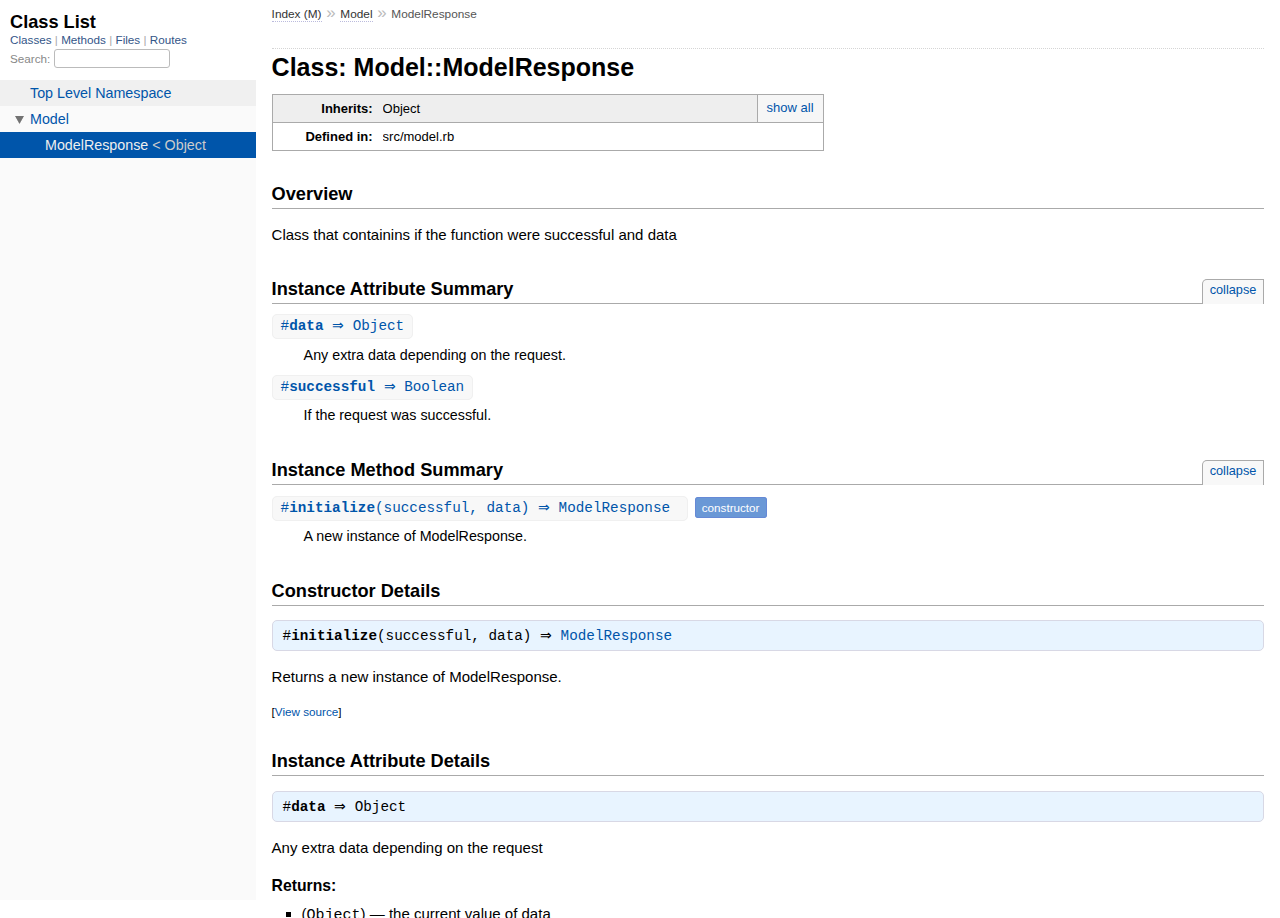
<file: doc/Model/ModelResponse.html>
<!DOCTYPE html>
<html>
  <head>
    <meta charset="utf-8">
<meta name="viewport" content="width=device-width, initial-scale=1.0">
<title>
  Class: Model::ModelResponse
  
    &mdash; Documentation by YARD 0.9.24
  
</title>

  <link rel="stylesheet" href="../css/style.css" type="text/css" />

  <link rel="stylesheet" href="../css/common.css" type="text/css" />

<script type="text/javascript">
  pathId = "Model::ModelResponse";
  relpath = '../';
</script>


  <script type="text/javascript" charset="utf-8" src="../js/jquery.js"></script>

  <script type="text/javascript" charset="utf-8" src="../js/app.js"></script>

  <script type="text/javascript" charset="utf-8" src="../js/custom.js"></script>


  </head>
  <body>
    <div class="nav_wrap">
      <iframe id="nav" src="../class_list.html?1"></iframe>
      <div id="resizer"></div>
    </div>

    <div id="main" tabindex="-1">
      <div id="header">
        <div id="menu">
  
    <a href="../_index.html">Index (M)</a> &raquo;
    <span class='title'><span class='object_link'><a href="../Model.html" title="Model (module)">Model</a></span></span>
     &raquo; 
    <span class="title">ModelResponse</span>
  
</div>

        <div id="search">
  
    <a class="full_list_link" id="class_list_link"
        href="../class_list.html">

        <svg width="24" height="24">
          <rect x="0" y="4" width="24" height="4" rx="1" ry="1"></rect>
          <rect x="0" y="12" width="24" height="4" rx="1" ry="1"></rect>
          <rect x="0" y="20" width="24" height="4" rx="1" ry="1"></rect>
        </svg>
    </a>
  
</div>
        <div class="clear"></div>
      </div>

      <div id="content"><h1>Class: Model::ModelResponse
  
  
  
</h1>
<div class="box_info">
  
  <dl>
    <dt>Inherits:</dt>
    <dd>
      <span class="inheritName">Object</span>
      
        <ul class="fullTree">
          <li>Object</li>
          
            <li class="next">Model::ModelResponse</li>
          
        </ul>
        <a href="#" class="inheritanceTree">show all</a>
      
    </dd>
  </dl>
  

  
  
  
  
  

  

  
  <dl>
    <dt>Defined in:</dt>
    <dd>src/model.rb</dd>
  </dl>
  
</div>

<h2>Overview</h2><div class="docstring">
  <div class="discussion">
    
<p>Class that containins if the function were successful and data</p>


  </div>
</div>
<div class="tags">
  



</div>



  <h2>Instance Attribute Summary <small><a href="#" class="summary_toggle">collapse</a></small></h2>
  <ul class="summary">
    
      <li class="public ">
  <span class="summary_signature">
    
      <a href="#data-instance_method" title="#data (instance method)">#<strong>data</strong>  &#x21d2; Object </a>
    

    
  </span>
  
  
  
    
    
  
  
  
  
  

  
    <span class="summary_desc"><div class='inline'>
<p>Any extra data depending on the request.</p>
</div></span>
  
</li>

    
      <li class="public ">
  <span class="summary_signature">
    
      <a href="#successful-instance_method" title="#successful (instance method)">#<strong>successful</strong>  &#x21d2; Boolean </a>
    

    
  </span>
  
  
  
    
    
  
  
  
  
  

  
    <span class="summary_desc"><div class='inline'>
<p>If the request was successful.</p>
</div></span>
  
</li>

    
  </ul>




  
    <h2>
      Instance Method Summary
      <small><a href="#" class="summary_toggle">collapse</a></small>
    </h2>

    <ul class="summary">
      
        <li class="public ">
  <span class="summary_signature">
    
      <a href="#initialize-instance_method" title="#initialize (instance method)">#<strong>initialize</strong>(successful, data)  &#x21d2; ModelResponse </a>
    

    
  </span>
  
  
    <span class="note title constructor">constructor</span>
  
  
  
  
  
  

  
    <span class="summary_desc"><div class='inline'>
<p>A new instance of ModelResponse.</p>
</div></span>
  
</li>

      
    </ul>
  

<div id="constructor_details" class="method_details_list">
  <h2>Constructor Details</h2>
  
    <div class="method_details first">
  <h3 class="signature first" id="initialize-instance_method">
  
    #<strong>initialize</strong>(successful, data)  &#x21d2; <tt><span class='object_link'><a href="" title="Model::ModelResponse (class)">ModelResponse</a></span></tt> 
  

  

  
</h3><div class="docstring">
  <div class="discussion">
    
<p>Returns a new instance of ModelResponse.</p>


  </div>
</div>
<div class="tags">
  



</div><table class="source_code">
  <tr>
    <td>
      <pre class="lines">


21
22
23
24</pre>
    </td>
    <td>
      <pre class="code"><span class="info file"># File 'src/model.rb', line 21</span>

<span class='kw'>def</span> <span class='id identifier rubyid_initialize'>initialize</span><span class='lparen'>(</span><span class='id identifier rubyid_successful'>successful</span><span class='comma'>,</span> <span class='id identifier rubyid_data'>data</span><span class='rparen'>)</span>
  <span class='ivar'>@successful</span> <span class='op'>=</span> <span class='id identifier rubyid_successful'>successful</span>
  <span class='ivar'>@data</span> <span class='op'>=</span> <span class='id identifier rubyid_data'>data</span>
<span class='kw'>end</span></pre>
    </td>
  </tr>
</table>
</div>
  
</div>

  <div id="instance_attr_details" class="attr_details">
    <h2>Instance Attribute Details</h2>
    
      
      <span id="data=-instance_method"></span>
      <div class="method_details first">
  <h3 class="signature first" id="data-instance_method">
  
    #<strong>data</strong>  &#x21d2; <tt>Object</tt> 
  

  

  
</h3><div class="docstring">
  <div class="discussion">
    
<p>Any extra data depending on the request</p>


  </div>
</div>
<div class="tags">
  
<p class="tag_title">Returns:</p>
<ul class="return">
  
    <li>
      
      
        <span class='type'>(<tt>Object</tt>)</span>
      
      
      
        &mdash;
        <div class='inline'>
<p>the current value of data</p>
</div>
      
    </li>
  
</ul>



</div><table class="source_code">
  <tr>
    <td>
      <pre class="lines">


18
19
20</pre>
    </td>
    <td>
      <pre class="code"><span class="info file"># File 'src/model.rb', line 18</span>

<span class='kw'>def</span> <span class='id identifier rubyid_data'>data</span>
  <span class='ivar'>@data</span>
<span class='kw'>end</span></pre>
    </td>
  </tr>
</table>
</div>
    
      
      <span id="successful=-instance_method"></span>
      <div class="method_details ">
  <h3 class="signature " id="successful-instance_method">
  
    #<strong>successful</strong>  &#x21d2; <tt>Boolean</tt> 
  

  

  
</h3><div class="docstring">
  <div class="discussion">
    
<p>If the request was successful</p>


  </div>
</div>
<div class="tags">
  
<p class="tag_title">Returns:</p>
<ul class="return">
  
    <li>
      
      
        <span class='type'>(<tt>Boolean</tt>)</span>
      
      
      
        &mdash;
        <div class='inline'>
<p>the current value of successful</p>
</div>
      
    </li>
  
</ul>



</div><table class="source_code">
  <tr>
    <td>
      <pre class="lines">


18
19
20</pre>
    </td>
    <td>
      <pre class="code"><span class="info file"># File 'src/model.rb', line 18</span>

<span class='kw'>def</span> <span class='id identifier rubyid_successful'>successful</span>
  <span class='ivar'>@successful</span>
<span class='kw'>end</span></pre>
    </td>
  </tr>
</table>
</div>
    
  </div>


</div>

      <div id="footer">
  Generated on Sun Apr 26 18:01:19 2020 by
  <a href="http://yardoc.org" title="Yay! A Ruby Documentation Tool" target="_parent">yard</a>
  0.9.24 (ruby-2.5.1).
</div>

    </div>
  </body>
</html>
</file>
<file: doc/css/style.css>
html {
  width: 100%;
  height: 100%;
}
body {
  font-family: "Lucida Sans", "Lucida Grande", Verdana, Arial, sans-serif;
  font-size: 13px;
  width: 100%;
  margin: 0;
  padding: 0;
  display: flex;
  display: -webkit-flex;
  display: -ms-flexbox;
}

#nav {
  position: relative;
  width: 100%;
  height: 100%;
  border: 0;
  border-right: 1px dotted #eee;
  overflow: auto;
}
.nav_wrap {
  margin: 0;
  padding: 0;
  width: 20%;
  height: 100%;
  position: relative;
  display: flex;
  display: -webkit-flex;
  display: -ms-flexbox;
  flex-shrink: 0;
  -webkit-flex-shrink: 0;
  -ms-flex: 1 0;
}
#resizer {
  position: absolute;
  right: -5px;
  top: 0;
  width: 10px;
  height: 100%;
  cursor: col-resize;
  z-index: 9999;
}
#main {
  flex: 5 1;
  -webkit-flex: 5 1;
  -ms-flex: 5 1;
  outline: none;
  position: relative;
  background: #fff;
  padding: 1.2em;
  padding-top: 0.2em;
}

@media (max-width: 920px) {
  .nav_wrap { width: 100%; top: 0; right: 0; overflow: visible; position: absolute; }
  #resizer { display: none; }
  #nav {
    z-index: 9999;
    background: #fff;
    display: none;
    position: absolute;
    top: 40px;
    right: 12px;
    width: 500px;
    max-width: 80%;
    height: 80%;
    overflow-y: scroll;
    border: 1px solid #999;
    border-collapse: collapse;
    box-shadow: -7px 5px 25px #aaa;
    border-radius: 2px;
  }
}

@media (min-width: 920px) {
  body { height: 100%; overflow: hidden; }
  #main { height: 100%; overflow: auto; }
  #search { display: none; }
}

#main img { max-width: 100%; }
h1 { font-size: 25px; margin: 1em 0 0.5em; padding-top: 4px; border-top: 1px dotted #d5d5d5; }
h1.noborder { border-top: 0px; margin-top: 0; padding-top: 4px; }
h1.title { margin-bottom: 10px; }
h1.alphaindex { margin-top: 0; font-size: 22px; }
h2 {
  padding: 0;
  padding-bottom: 3px;
  border-bottom: 1px #aaa solid;
  font-size: 1.4em;
  margin: 1.8em 0 0.5em;
  position: relative;
}
h2 small { font-weight: normal; font-size: 0.7em; display: inline; position: absolute; right: 0; }
h2 small a {
  display: block;
  height: 20px;
  border: 1px solid #aaa;
  border-bottom: 0;
  border-top-left-radius: 5px;
  background: #f8f8f8;
  position: relative;
  padding: 2px 7px;
}
.clear { clear: both; }
.inline { display: inline; }
.inline p:first-child { display: inline; }
.docstring, .tags, #filecontents { font-size: 15px; line-height: 1.5145em; }
.docstring p > code, .docstring p > tt, .tags p > code, .tags p > tt {
  color: #c7254e; background: #f9f2f4; padding: 2px 4px; font-size: 1em;
  border-radius: 4px;
}
.docstring h1, .docstring h2, .docstring h3, .docstring h4 { padding: 0; border: 0; border-bottom: 1px dotted #bbb; }
.docstring h1 { font-size: 1.2em; }
.docstring h2 { font-size: 1.1em; }
.docstring h3, .docstring h4 { font-size: 1em; border-bottom: 0; padding-top: 10px; }
.summary_desc .object_link a, .docstring .object_link a {
  font-family: monospace; font-size: 1.05em;
  color: #05a; background: #EDF4FA; padding: 2px 4px; font-size: 1em;
  border-radius: 4px;
}
.rdoc-term { padding-right: 25px; font-weight: bold; }
.rdoc-list p { margin: 0; padding: 0; margin-bottom: 4px; }
.summary_desc pre.code .object_link a, .docstring pre.code .object_link a {
  padding: 0px; background: inherit; color: inherit; border-radius: inherit;
}

/* style for <table> */
#filecontents table, .docstring table { border-collapse: collapse; }
#filecontents table th, #filecontents table td,
.docstring table th, .docstring table td { border: 1px solid #ccc; padding: 8px; padding-right: 17px; }
#filecontents table tr:nth-child(odd),
.docstring table tr:nth-child(odd) { background: #eee; }
#filecontents table tr:nth-child(even),
.docstring table tr:nth-child(even) { background: #fff; }
#filecontents table th, .docstring table th { background: #fff; }

/* style for <ul> */
#filecontents li > p, .docstring li > p { margin: 0px; }
#filecontents ul, .docstring ul { padding-left: 20px; }
/* style for <dl> */
#filecontents dl, .docstring dl { border: 1px solid #ccc; }
#filecontents dt, .docstring dt { background: #ddd; font-weight: bold; padding: 3px 5px; }
#filecontents dd, .docstring dd { padding: 5px 0px; margin-left: 18px; }
#filecontents dd > p, .docstring dd > p { margin: 0px; }

.note {
  color: #222;
  margin: 20px 0;
  padding: 10px;
  border: 1px solid #eee;
  border-radius: 3px;
  display: block;
}
.docstring .note {
  border-left-color: #ccc;
  border-left-width: 5px;
}
.note.todo { background: #ffffc5; border-color: #ececaa; }
.note.returns_void { background: #efefef; }
.note.deprecated { background: #ffe5e5; border-color: #e9dada; }
.note.title.deprecated { background: #ffe5e5; border-color: #e9dada; }
.note.private { background: #ffffc5; border-color: #ececaa; }
.note.title { padding: 3px 6px; font-size: 0.9em; font-family: "Lucida Sans", "Lucida Grande", Verdana, Arial, sans-serif; display: inline; }
.summary_signature + .note.title { margin-left: 7px; }
h1 .note.title { font-size: 0.5em; font-weight: normal; padding: 3px 5px; position: relative; top: -3px; text-transform: capitalize; }
.note.title { background: #efefef; }
.note.title.constructor { color: #fff; background: #6a98d6; border-color: #6689d6; }
.note.title.writeonly { color: #fff; background: #45a638; border-color: #2da31d; }
.note.title.readonly { color: #fff; background: #6a98d6; border-color: #6689d6; }
.note.title.private { background: #d5d5d5; border-color: #c5c5c5; }
.note.title.not_defined_here { background: transparent; border: none; font-style: italic; }
.discussion .note { margin-top: 6px; }
.discussion .note:first-child { margin-top: 0; }

h3.inherited {
  font-style: italic;
  font-family: "Lucida Sans", "Lucida Grande", Verdana, Arial, sans-serif;
  font-weight: normal;
  padding: 0;
  margin: 0;
  margin-top: 12px;
  margin-bottom: 3px;
  font-size: 13px;
}
p.inherited {
  padding: 0;
  margin: 0;
  margin-left: 25px;
}

.box_info dl {
  margin: 0;
  border: 0;
  width: 100%;
  font-size: 1em;
  display: flex;
  display: -webkit-flex;
  display: -ms-flexbox;
}
.box_info dl dt {
  flex-shrink: 0;
  -webkit-flex-shrink: 1;
  -ms-flex-shrink: 1;
  width: 100px;
  text-align: right;
  font-weight: bold;
  border: 1px solid #aaa;
  border-width: 1px 0px 0px 1px;
  padding: 6px 0;
  padding-right: 10px;
}
.box_info dl dd {
  flex-grow: 1;
  -webkit-flex-grow: 1;
  -ms-flex: 1;
  max-width: 420px;
  padding: 6px 0;
  padding-right: 20px;
  border: 1px solid #aaa;
  border-width: 1px 1px 0 0;
  overflow: hidden;
  position: relative;
}
.box_info dl:last-child > * {
  border-bottom: 1px solid #aaa;
}
.box_info dl:nth-child(odd) > * { background: #eee; }
.box_info dl:nth-child(even) > * { background: #fff; }
.box_info dl > * { margin: 0; }

ul.toplevel { list-style: none; padding-left: 0; font-size: 1.1em; }
.index_inline_list { padding-left: 0; font-size: 1.1em; }

.index_inline_list li {
  list-style: none;
  display: inline-block;
  padding: 0 12px;
  line-height: 30px;
  margin-bottom: 5px;
}

dl.constants { margin-left: 10px; }
dl.constants dt { font-weight: bold; font-size: 1.1em; margin-bottom: 5px; }
dl.constants.compact dt { display: inline-block; font-weight: normal }
dl.constants dd { width: 75%; white-space: pre; font-family: monospace; margin-bottom: 18px; }
dl.constants .docstring .note:first-child { margin-top: 5px; }

.summary_desc {
  margin-left: 32px;
  display: block;
  font-family: sans-serif;
  font-size: 1.1em;
  margin-top: 8px;
  line-height: 1.5145em;
  margin-bottom: 0.8em;
}
.summary_desc tt { font-size: 0.9em; }
dl.constants .note { padding: 2px 6px; padding-right: 12px; margin-top: 6px; }
dl.constants .docstring { margin-left: 32px; font-size: 0.9em; font-weight: normal; }
dl.constants .tags { padding-left: 32px; font-size: 0.9em; line-height: 0.8em; }
dl.constants .discussion *:first-child { margin-top: 0; }
dl.constants .discussion *:last-child { margin-bottom: 0; }

.method_details { border-top: 1px dotted #ccc; margin-top: 25px; padding-top: 0; }
.method_details.first { border: 0; margin-top: 5px; }
.method_details.first h3.signature { margin-top: 1em; }
p.signature, h3.signature {
  font-size: 1.1em; font-weight: normal; font-family: Monaco, Consolas, Courier, monospace;
  padding: 6px 10px; margin-top: 1em;
  background: #E8F4FF; border: 1px solid #d8d8e5; border-radius: 5px;
}
p.signature tt,
h3.signature tt { font-family: Monaco, Consolas, Courier, monospace; }
p.signature .overload,
h3.signature .overload { display: block; }
p.signature .extras,
h3.signature .extras { font-weight: normal; font-family: sans-serif; color: #444; font-size: 1em; }
p.signature .not_defined_here,
h3.signature .not_defined_here,
p.signature .aliases,
h3.signature .aliases { display: block; font-weight: normal; font-size: 0.9em; font-family: sans-serif; margin-top: 0px; color: #555; }
p.signature .aliases .names,
h3.signature .aliases .names { font-family: Monaco, Consolas, Courier, monospace; font-weight: bold; color: #000; font-size: 1.2em; }

.tags .tag_title { font-size: 1.05em; margin-bottom: 0; font-weight: bold; }
.tags .tag_title tt { color: initial; padding: initial; background: initial; }
.tags ul { margin-top: 5px; padding-left: 30px; list-style: square; }
.tags ul li { margin-bottom: 3px; }
.tags ul .name { font-family: monospace; font-weight: bold; }
.tags ul .note { padding: 3px 6px; }
.tags { margin-bottom: 12px; }

.tags .examples .tag_title { margin-bottom: 10px; font-weight: bold; }
.tags .examples .inline p { padding: 0; margin: 0; font-weight: bold; font-size: 1em; }
.tags .examples .inline p:before { content: "▸"; font-size: 1em; margin-right: 5px; }

.tags .overload .overload_item { list-style: none; margin-bottom: 25px; }
.tags .overload .overload_item .signature {
  padding: 2px 8px;
  background: #F1F8FF; border: 1px solid #d8d8e5; border-radius: 3px;
}
.tags .overload .signature { margin-left: -15px; font-family: monospace; display: block; font-size: 1.1em; }
.tags .overload .docstring { margin-top: 15px; }

.defines { display: none; }

#method_missing_details .notice.this { position: relative; top: -8px; color: #888; padding: 0; margin: 0; }

.showSource { font-size: 0.9em; }
.showSource a, .showSource a:visited { text-decoration: none; color: #666; }

#content a, #content a:visited { text-decoration: none; color: #05a; }
#content a:hover { background: #ffffa5; }

ul.summary {
  list-style: none;
  font-family: monospace;
  font-size: 1em;
  line-height: 1.5em;
  padding-left: 0px;
}
ul.summary a, ul.summary a:visited {
  text-decoration: none; font-size: 1.1em;
}
ul.summary li { margin-bottom: 5px; }
.summary_signature { padding: 4px 8px; background: #f8f8f8; border: 1px solid #f0f0f0; border-radius: 5px; }
.summary_signature:hover { background: #CFEBFF; border-color: #A4CCDA; cursor: pointer; }
.summary_signature.deprecated { background: #ffe5e5; border-color: #e9dada; }
ul.summary.compact li { display: inline-block; margin: 0px 5px 0px 0px; line-height: 2.6em;}
ul.summary.compact .summary_signature { padding: 5px 7px; padding-right: 4px; }
#content .summary_signature:hover a,
#content .summary_signature:hover a:visited {
  background: transparent;
  color: #049;
}

p.inherited a { font-family: monospace; font-size: 0.9em; }
p.inherited { word-spacing: 5px; font-size: 1.2em; }

p.children { font-size: 1.2em; }
p.children a { font-size: 0.9em; }
p.children strong { font-size: 0.8em; }
p.children strong.modules { padding-left: 5px; }

ul.fullTree { display: none; padding-left: 0; list-style: none; margin-left: 0; margin-bottom: 10px; }
ul.fullTree ul { margin-left: 0; padding-left: 0; list-style: none; }
ul.fullTree li { text-align: center; padding-top: 18px; padding-bottom: 12px; background: url([data-uri]) no-repeat top center; }
ul.fullTree li:first-child { padding-top: 0; background: transparent; }
ul.fullTree li:last-child { padding-bottom: 0; }
.showAll ul.fullTree { display: block; }
.showAll .inheritName { display: none; }

#search { position: absolute; right: 12px; top: 0px; z-index: 9000; }
#search a {
  display: block; float: left;
  padding: 4px 8px; text-decoration: none; color: #05a; fill: #05a;
  border: 1px solid #d8d8e5;
  border-bottom-left-radius: 3px; border-bottom-right-radius: 3px;
  background: #F1F8FF;
  box-shadow: -1px 1px 3px #ddd;
}
#search a:hover { background: #f5faff; color: #06b; fill: #06b; }
#search a.active {
  background: #568; padding-bottom: 20px; color: #fff; fill: #fff;
  border: 1px solid #457;
  border-top-left-radius: 5px; border-top-right-radius: 5px;
}
#search a.inactive { color: #999; fill: #999; }
.inheritanceTree, .toggleDefines {
  float: right;
  border-left: 1px solid #aaa;
  position: absolute; top: 0; right: 0;
  height: 100%;
  background: #f6f6f6;
  padding: 5px;
  min-width: 55px;
  text-align: center;
}

#menu { font-size: 1.3em; color: #bbb; }
#menu .title, #menu a { font-size: 0.7em; }
#menu .title a { font-size: 1em; }
#menu .title { color: #555; }
#menu a, #menu a:visited { color: #333; text-decoration: none; border-bottom: 1px dotted #bbd; }
#menu a:hover { color: #05a; }

#footer { margin-top: 15px; border-top: 1px solid #ccc; text-align: center; padding: 7px 0; color: #999; }
#footer a, #footer a:visited { color: #444; text-decoration: none; border-bottom: 1px dotted #bbd; }
#footer a:hover { color: #05a; }

#listing ul.alpha { font-size: 1.1em; }
#listing ul.alpha { margin: 0; padding: 0; padding-bottom: 10px; list-style: none; }
#listing ul.alpha li.letter { font-size: 1.4em; padding-bottom: 10px; }
#listing ul.alpha ul { margin: 0; padding-left: 15px; }
#listing ul small { color: #666; font-size: 0.7em; }

li.r1 { background: #f0f0f0; }
li.r2 { background: #fafafa; }

#content ul.summary li.deprecated .summary_signature a,
#content ul.summary li.deprecated .summary_signature a:visited { text-decoration: line-through; font-style: italic; }

#toc {
  position: relative;
  float: right;
  overflow-x: auto;
  right: -3px;
  margin-left: 20px;
  margin-bottom: 20px;
  padding: 20px; padding-right: 30px;
  max-width: 300px;
  z-index: 5000;
  background: #fefefe;
  border: 1px solid #ddd;
  box-shadow: -2px 2px 6px #bbb;
}
#toc .title { margin: 0; }
#toc ol { padding-left: 1.8em; }
#toc li { font-size: 1.1em; line-height: 1.7em; }
#toc > ol > li { font-size: 1.1em; font-weight: bold; }
#toc ol > li > ol { font-size: 0.9em; }
#toc ol ol > li > ol { padding-left: 2.3em; }
#toc ol + li { margin-top: 0.3em; }
#toc.hidden { padding: 10px; background: #fefefe; box-shadow: none; }
#toc.hidden:hover { background: #fafafa; }
#filecontents h1 + #toc.nofloat { margin-top: 0; }
@media (max-width: 560px) {
  #toc {
    margin-left: 0;
    margin-top: 16px;
    float: none;
    max-width: none;
  }
}

/* syntax highlighting */
.source_code { display: none; padding: 3px 8px; border-left: 8px solid #ddd; margin-top: 5px; }
#filecontents pre.code, .docstring pre.code, .source_code pre { font-family: monospace; }
#filecontents pre.code, .docstring pre.code { display: block; }
.source_code .lines { padding-right: 12px; color: #555; text-align: right; }
#filecontents pre.code, .docstring pre.code,
.tags pre.example {
  padding: 9px 14px;
  margin-top: 4px;
  border: 1px solid #e1e1e8;
  background: #f7f7f9;
  border-radius: 4px;
  font-size: 1em;
  overflow-x: auto;
  line-height: 1.2em;
}
pre.code { color: #000; tab-size: 2; }
pre.code .info.file { color: #555; }
pre.code .val { color: #036A07; }
pre.code .tstring_content,
pre.code .heredoc_beg, pre.code .heredoc_end,
pre.code .qwords_beg, pre.code .qwords_end, pre.code .qwords_sep,
pre.code .words_beg, pre.code .words_end, pre.code .words_sep,
pre.code .qsymbols_beg, pre.code .qsymbols_end, pre.code .qsymbols_sep,
pre.code .symbols_beg, pre.code .symbols_end, pre.code .symbols_sep,
pre.code .tstring, pre.code .dstring { color: #036A07; }
pre.code .fid, pre.code .rubyid_new, pre.code .rubyid_to_s,
pre.code .rubyid_to_sym, pre.code .rubyid_to_f,
pre.code .dot + pre.code .id,
pre.code .rubyid_to_i pre.code .rubyid_each { color: #0085FF; }
pre.code .comment { color: #0066FF; }
pre.code .const, pre.code .constant { color: #585CF6; }
pre.code .label,
pre.code .symbol { color: #C5060B; }
pre.code .kw,
pre.code .rubyid_require,
pre.code .rubyid_extend,
pre.code .rubyid_include { color: #0000FF; }
pre.code .ivar { color: #318495; }
pre.code .gvar,
pre.code .rubyid_backref,
pre.code .rubyid_nth_ref { color: #6D79DE; }
pre.code .regexp, .dregexp { color: #036A07; }
pre.code a { border-bottom: 1px dotted #bbf; }
/* inline code */
*:not(pre) > code {
	padding: 1px 3px 1px 3px;
	border: 1px solid #E1E1E8;
	background: #F7F7F9;
	border-radius: 4px;
}

/* Color fix for links */
#content .summary_desc pre.code .id > .object_link a, /* identifier */
#content .docstring pre.code .id > .object_link a { color: #0085FF; }
#content .summary_desc pre.code .const > .object_link a, /* constant */
#content .docstring pre.code .const > .object_link a { color: #585CF6; }
</file>
<file: doc/css/common.css>
/* Override this file with custom rules */
</file>
<file: doc/css/full_list.css>
body {
  margin: 0;
  font-family: "Lucida Sans", "Lucida Grande", Verdana, Arial, sans-serif;
  font-size: 13px;
  height: 101%;
  overflow-x: hidden;
  background: #fafafa;
}

h1 { padding: 12px 10px; padding-bottom: 0; margin: 0; font-size: 1.4em; }
.clear { clear: both; }
.fixed_header { position: fixed; background: #fff; width: 100%; padding-bottom: 10px; margin-top: 0; top: 0; z-index: 9999; height: 70px; }
#search { position: absolute; right: 5px; top: 9px; padding-left: 24px; }
#content.insearch #search, #content.insearch #noresults { background: url([data-uri]) no-repeat center left; }
#full_list { padding: 0; list-style: none; margin-left: 0; margin-top: 80px; font-size: 1.1em; }
#full_list ul { padding: 0; }
#full_list li { padding: 0; margin: 0; list-style: none; }
#full_list li .item { padding: 5px 5px 5px 12px; }
#noresults { padding: 7px 12px; background: #fff; }
#content.insearch #noresults { margin-left: 7px; }
li.collapsed ul { display: none; }
li a.toggle { cursor: default; position: relative; left: -5px; top: 4px; text-indent: -999px; width: 10px; height: 9px; margin-left: -10px; display: block; float: left; background: url([data-uri]) no-repeat bottom left; }
li.collapsed a.toggle { opacity: 0.5; cursor: default; background-position: top left; }
li { color: #888; cursor: pointer; }
li.deprecated { text-decoration: line-through; font-style: italic; }
li.odd { background: #f0f0f0; }
li.even { background: #fafafa; }
.item:hover { background: #ddd; }
li small:before { content: "("; }
li small:after { content: ")"; }
li small.search_info { display: none; }
a, a:visited { text-decoration: none; color: #05a; }
li.clicked > .item { background: #05a; color: #ccc; }
li.clicked > .item a, li.clicked > .item a:visited { color: #eee; }
li.clicked > .item a.toggle { opacity: 0.5; background-position: bottom right; }
li.collapsed.clicked a.toggle { background-position: top right; }
#search input { border: 1px solid #bbb; border-radius: 3px; }
#full_list_nav { margin-left: 10px; font-size: 0.9em; display: block; color: #aaa; }
#full_list_nav a, #nav a:visited { color: #358; }
#full_list_nav a:hover { background: transparent; color: #5af; }
#full_list_nav span:after { content: ' | '; }
#full_list_nav span:last-child:after { content: ''; }

#content h1 { margin-top: 0; }
li { white-space: nowrap; cursor: normal; }
li small { display: block; font-size: 0.8em; }
li small:before { content: ""; }
li small:after { content: ""; }
li small.search_info { display: none; }
#search { width: 170px; position: static; margin: 3px; margin-left: 10px; font-size: 0.9em; color: #888; padding-left: 0; padding-right: 24px; }
#content.insearch #search { background-position: center right; }
#search input { width: 110px; }

#full_list.insearch ul { display: block; }
#full_list.insearch .item { display: none; }
#full_list.insearch .found { display: block; padding-left: 11px !important; }
#full_list.insearch li a.toggle { display: none; }
#full_list.insearch li small.search_info { display: block; }
</file>
